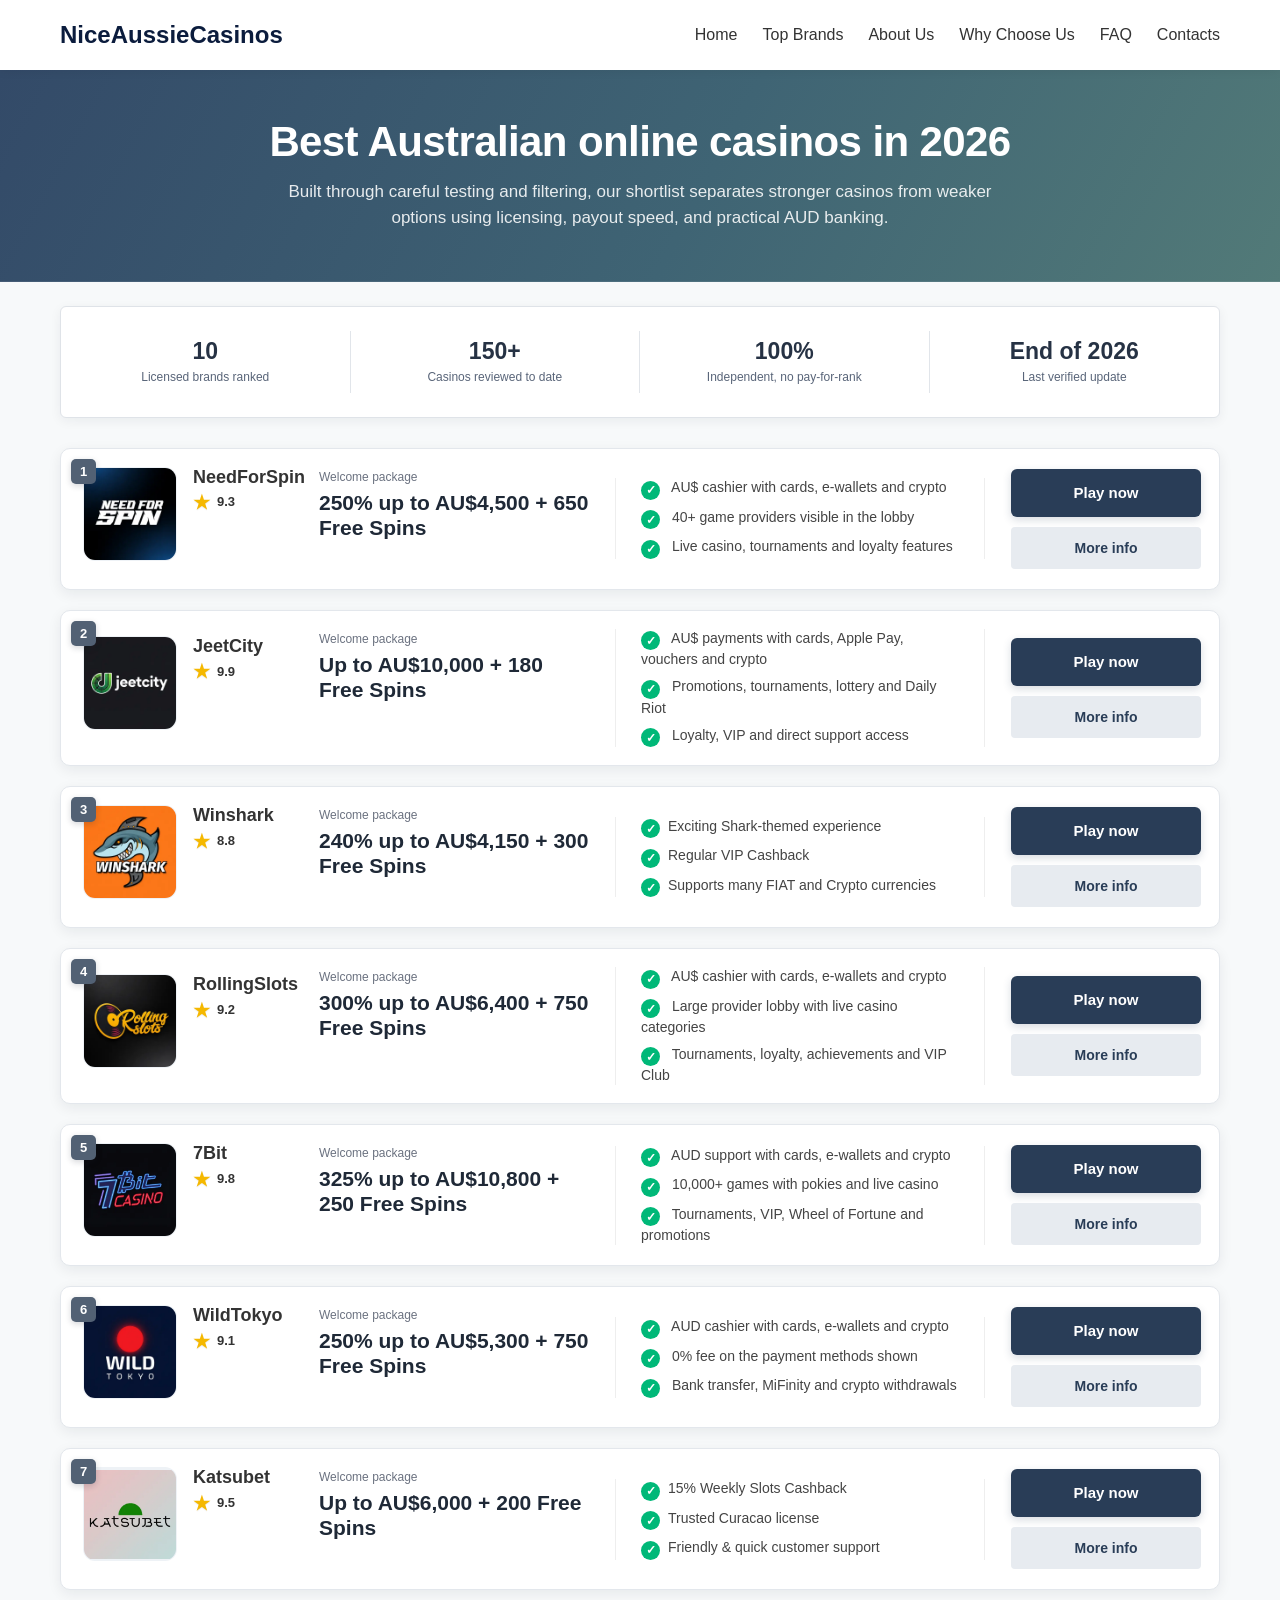
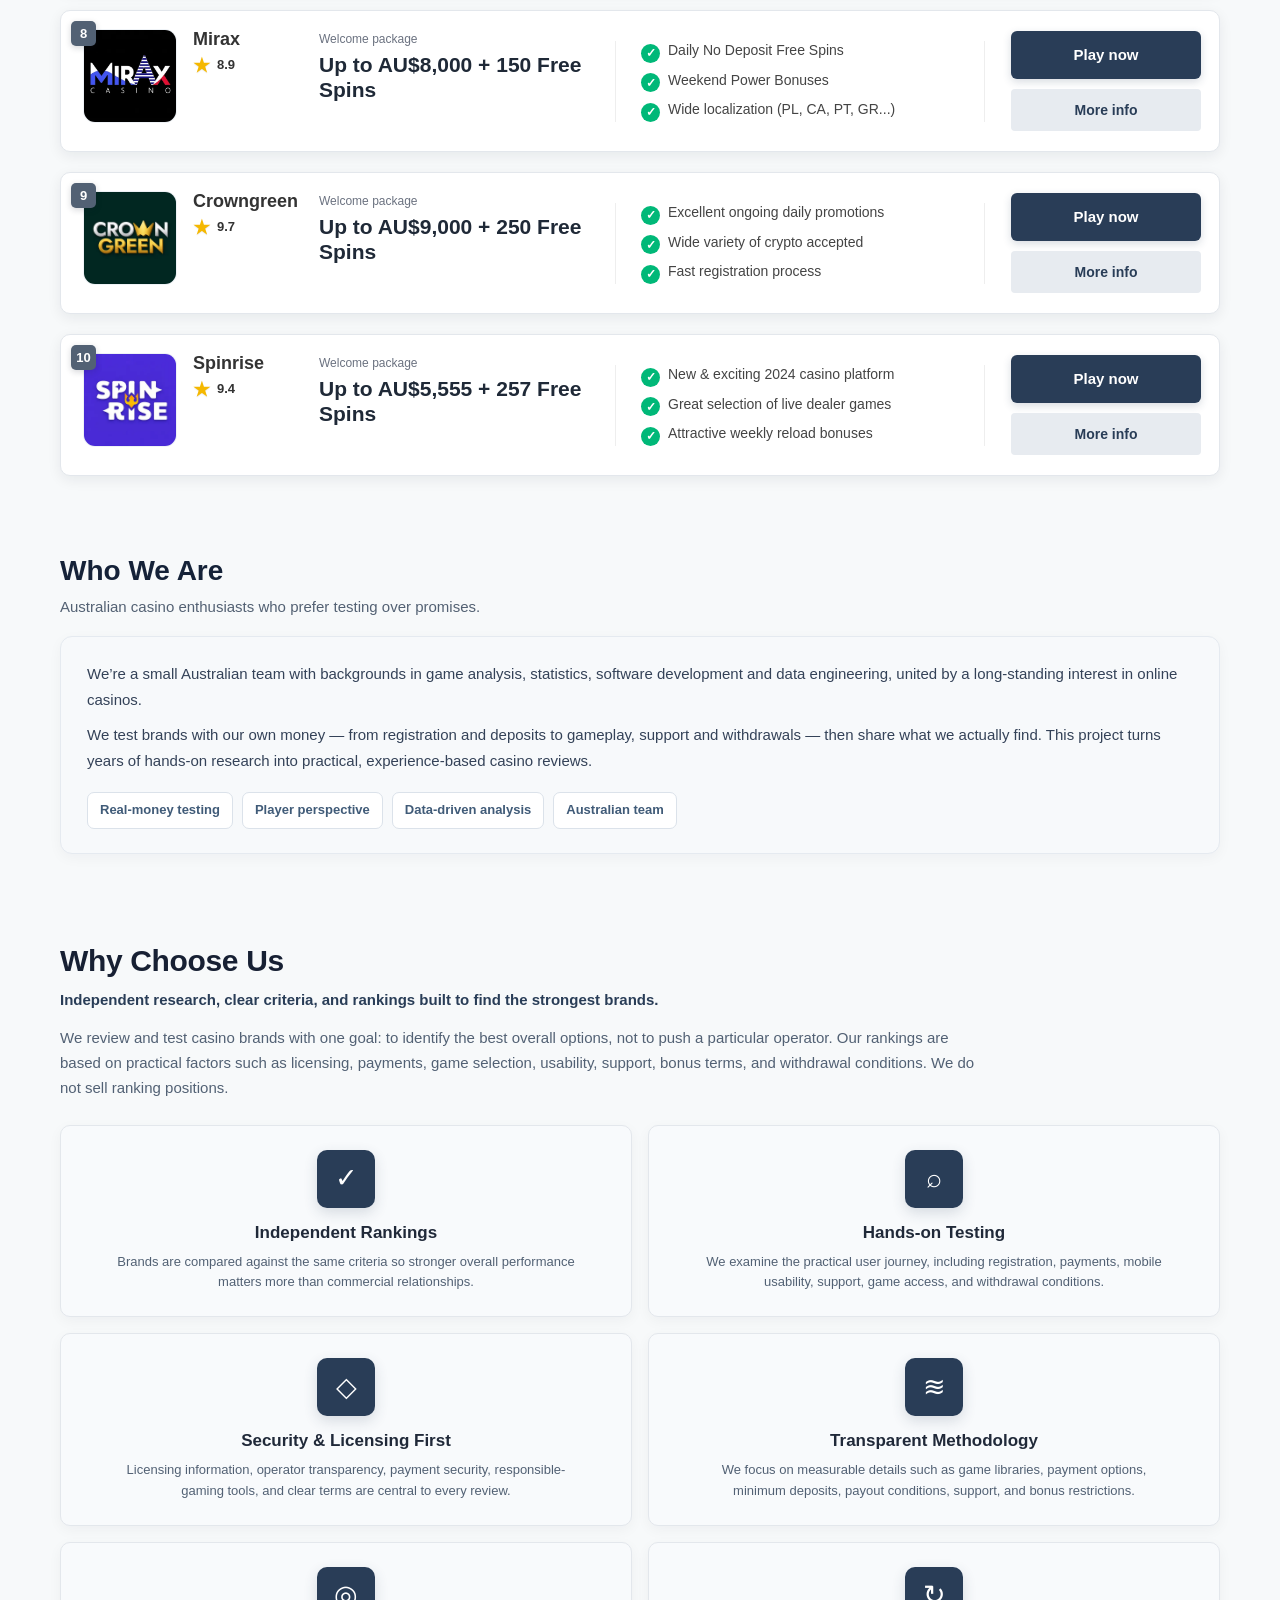
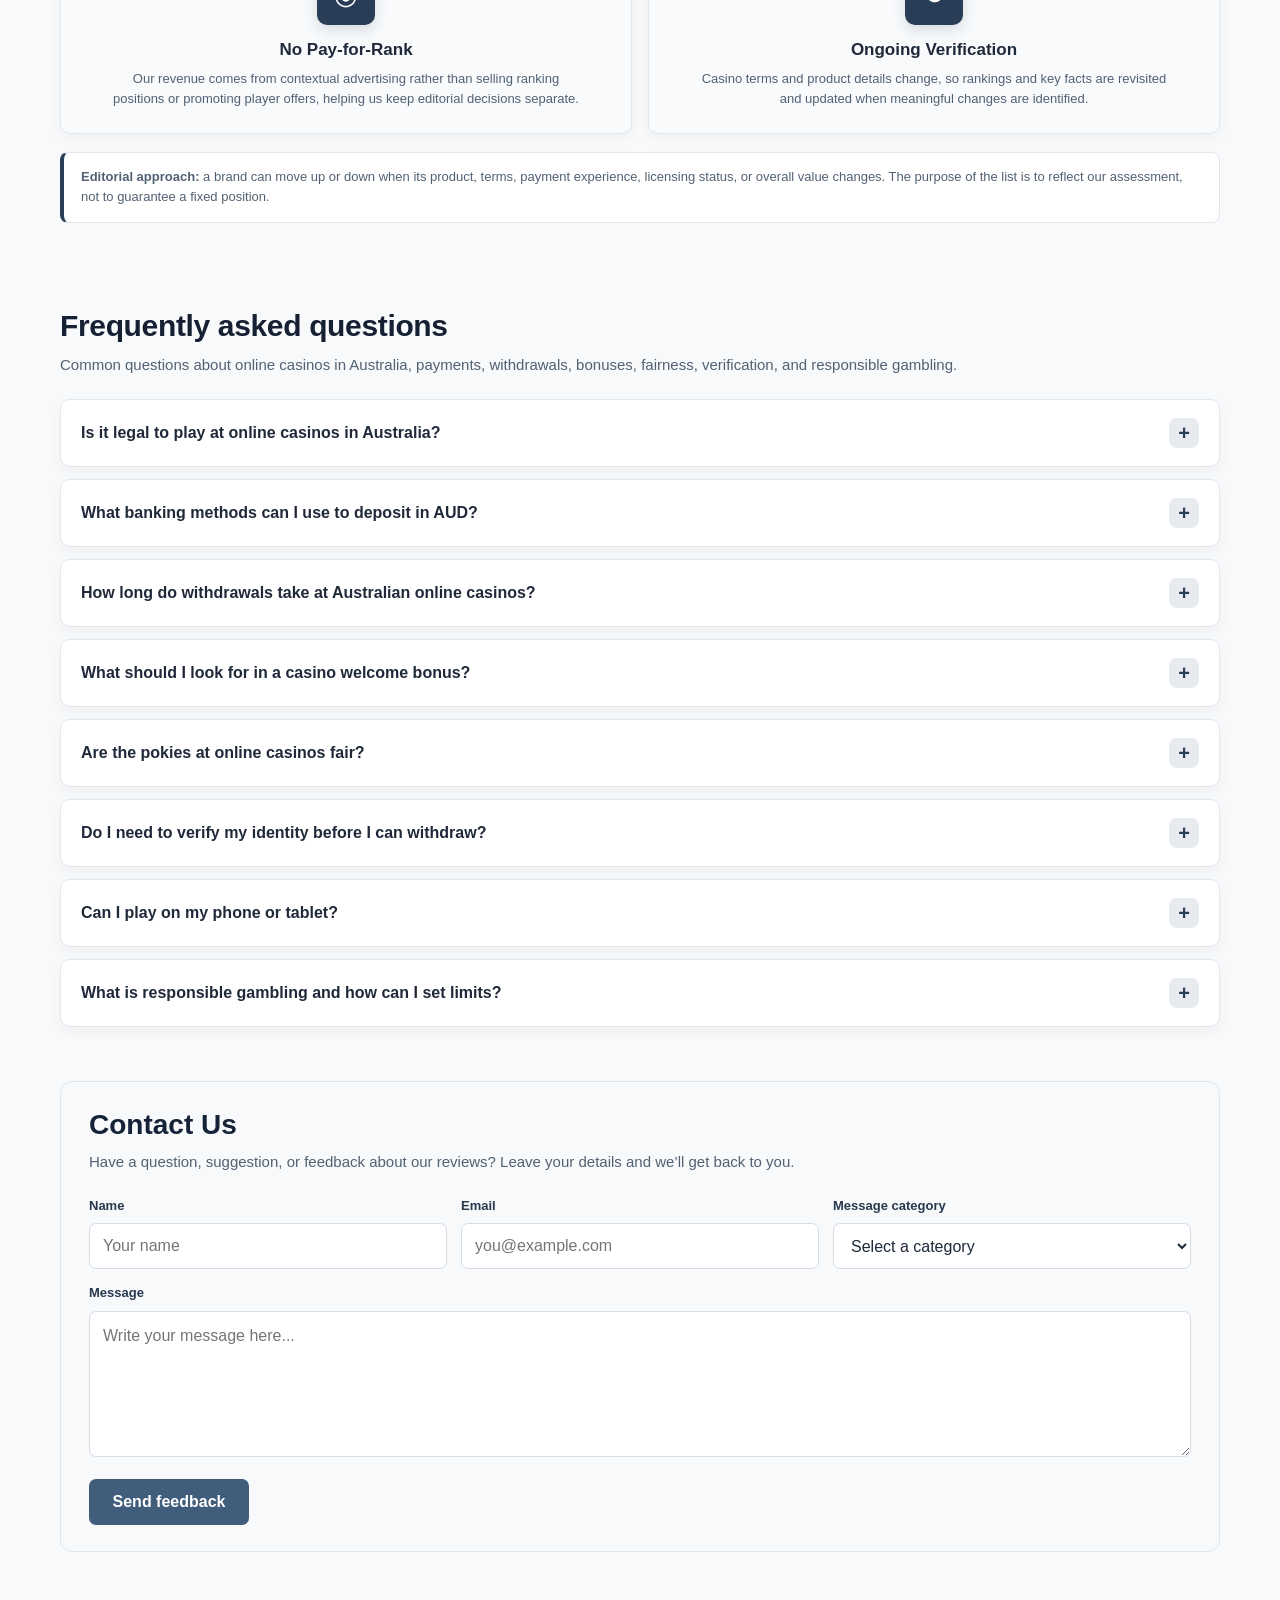
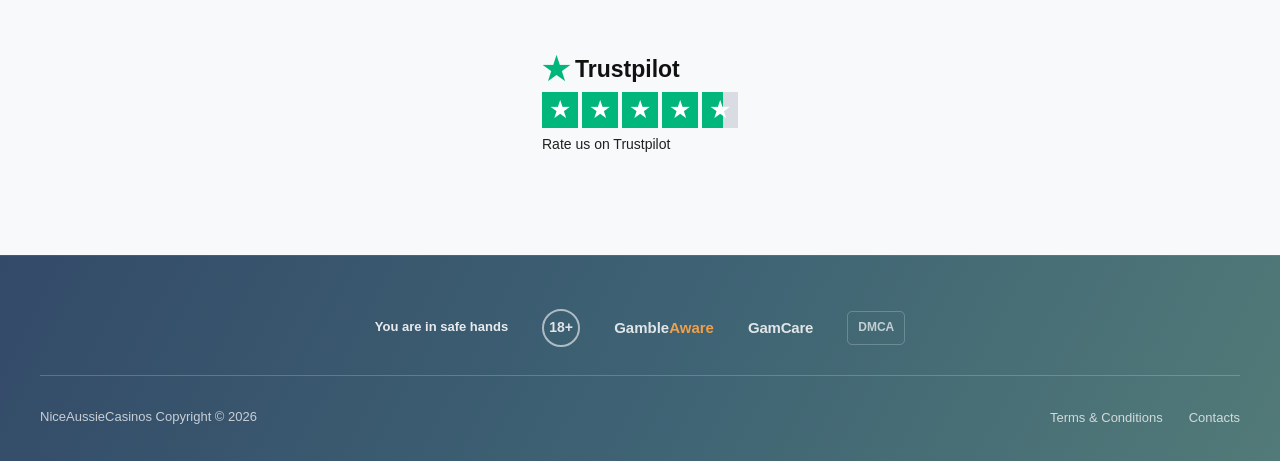
<file: index.html>
<!DOCTYPE html>

<html lang="en">
<head>
<meta charset="utf-8"/>
<meta content="width=device-width, initial-scale=1.0" name="viewport"/>
<meta name="trustpilot-one-time-domain-verification-id" content="c7b04e88-e1b8-4d8d-a90f-387dcadaf4ac"/>
<title>Top 10 Best Casino Brands 2024 | Trusted Reviews</title>
<link href="css/style.css" rel="stylesheet"/>
<style>
        /* Expandable details for the first casino card */
        .brand-card.top-choice {
            align-items: stretch;
        }

        .brand-actions.first-card-actions {
            display: flex;
            flex-direction: column;
            gap: 10px;
            min-width: 168px;
        }

        .brand-actions.first-card-actions .btn {
            margin: 0;
            text-align: center;
        }

        .details-toggle-btn {
            width: 100%;
            min-height: 38px;
            border: 0;
            border-radius: 4px;
            background: #e7f7f3;
            color: #0cad78;
            font-family: inherit;
            font-size: 14px;
            font-weight: 700;
            cursor: pointer;
            transition: background .2s ease, color .2s ease;
        }

        .details-toggle-btn:hover {
            background: #d8f2eb;
            color: #088d63;
        }

        .brand-details-panel {
            flex-basis: 100%;
            width: 100%;
            margin-top: 18px;
            padding: 14px 0 0;
            border-top: 1px solid #e5e7eb;
            display: none;
            animation: fadeIn .25s ease-in-out;
        }

        .brand-details-panel.open { display: block; }

        .quick-review-grid {
            display: grid;
            grid-template-columns: 1.05fr 1fr 1fr;
            gap: 14px;
        }

        .quick-review-box {
            background: #fff;
            border: 1px solid #dfe3e8;
            border-radius: 3px;
            padding: 16px;
            box-shadow: 0 2px 8px rgba(20, 28, 45, .06);
        }

        .quick-review-box h3 {
            margin: 0 0 14px;
            font-size: 16px;
            color: #202939;
        }

        .quick-review-box h3.section-gap {
            margin-top: 24px;
        }

        .review-points {
            list-style: none;
            padding: 0;
            margin: 0;
        }

        .review-points li {
            display: grid;
            grid-template-columns: 16px 1fr;
            gap: 8px;
            align-items: start;
            margin-bottom: 10px;
            color: #465267;
            font-size: 13px;
            line-height: 1.45;
        }

        .point-icon {
            width: 15px;
            height: 15px;
            border-radius: 50%;
            display: inline-flex;
            align-items: center;
            justify-content: center;
            color: #fff;
            font-size: 10px;
            font-weight: 700;
            margin-top: 2px;
        }

        .point-icon.good { background: #0dbb72; }
        .point-icon.bad { background: #ef2d2d; }

        .detail-list {
            margin: 0;
        }

        .detail-row {
            display: flex;
            justify-content: space-between;
            gap: 18px;
            padding: 0 0 10px;
            font-size: 13px;
            color: #465267;
        }

        .detail-row dt,
        .detail-row dd { margin: 0; }

        .detail-row dd {
            max-width: 58%;
            color: #1f2937;
            font-weight: 700;
            text-align: right;
        }

        .detail-separator {
            height: 1px;
            background: #e6e9ee;
            margin: 3px 0 13px;
        }

        .detail-row.detail-offer dd {
            color: #00a96b;
        }

        .mini-label {
            margin: 0 0 10px;
            font-size: 15px;
            color: #202939;
            font-weight: 700;
        }

        .logo-grid {
            display: grid;
            grid-template-columns: repeat(4, minmax(0, 1fr));
            gap: 7px;
            margin-bottom: 16px;
        }

        .logo-chip {
            min-height: 34px;
            border: 1px solid #dfe3e8;
            border-radius: 4px;
            background: #fff;
            display: flex;
            align-items: center;
            justify-content: center;
            padding: 4px 6px;
            font-size: 10px;
            font-weight: 700;
            color: #384152;
            text-align: center;
            box-shadow: 0 1px 3px rgba(20, 28, 45, .04);
        }

        .logo-chip.more {
            color: #0cad78;
        }

        .brand-actions.first-card-actions .btn-primary {
            min-height: 38px;
            display: flex;
            align-items: center;
            justify-content: center;
        }

        @keyframes fadeIn {
            from { opacity: 0; transform: translateY(-4px); }
            to { opacity: 1; transform: translateY(0); }
        }

        @media (max-width: 900px) {
            .quick-review-grid { grid-template-columns: 1fr; }
            .brand-actions.first-card-actions { min-width: 150px; }
        }


        /* First casino card — compact horizontal layout inspired by the reference */
        .brand-card.top-choice.first-featured-card {
            position: relative;
            display: grid;
            grid-template-columns: 210px minmax(270px, .9fr) minmax(330px, 1.35fr) 190px;
            align-items: center;
            column-gap: 26px;
            row-gap: 0;
            padding: 18px 18px 18px 22px;
        }

        .first-featured-card .brand-badge {
            display: none;
        }

        .first-featured-card .brand-rank {
            position: absolute;
            top: 10px;
            left: 10px;
            width: 25px;
            height: 25px;
            min-width: 25px;
            padding: 0;
            border-radius: 5px;
            display: flex;
            align-items: center;
            justify-content: center;
            background: #263244;
            color: #ffffff;
            box-shadow: 0 2px 6px rgba(20, 30, 45, .18);
            font-size: 13px;
            font-weight: 800;
            line-height: 1;
            z-index: 4;
        }

        .first-featured-card .first-brand-identity {
            display: grid;
            grid-template-columns: 94px 1fr;
            grid-template-rows: auto auto;
            align-items: center;
            column-gap: 16px;
            min-width: 0;
        }

        .first-featured-card .brand-icon {
            grid-row: 1 / span 2;
            width: 94px;
            height: 94px;
            min-width: 94px;
            border-radius: 12px;
            overflow: hidden;
            display: flex;
            align-items: center;
            justify-content: center;
        }

        .first-featured-card .brand-icon img {
            width: 100%;
            height: 100%;
            object-fit: contain;
        }

        .first-featured-card .brand-name-rating {
            align-self: end;
            min-width: 0;
        }

        .first-featured-card .brand-name-rating h2 {
            margin: 0 0 5px;
            font-size: 18px;
            line-height: 1.15;
        }

        .first-featured-card .inline-rating {
            display: flex;
            align-items: center;
            gap: 7px;
            font-size: 13px;
            font-weight: 700;
        }

        .first-featured-card .inline-rating .star-one {
            color: #f5b800;
            font-size: 19px;
            line-height: 1;
            text-shadow: 0 1px 1px rgba(0, 0, 0, .08);
        }

        .first-featured-card .feature-check {
            width: 19px;
            height: 19px;
            min-width: 19px;
            border-radius: 50%;
            display: inline-flex;
            align-items: center;
            justify-content: center;
            margin-right: 8px;
            background: #00b878;
            color: #fff;
            font-size: 12px;
            font-weight: 800;
            line-height: 1;
            vertical-align: -2px;
        }

        .quick-review-box .heading-emoji {
            display: inline-block;
            margin-right: 5px;
            font-size: 17px;
            line-height: 1;
            vertical-align: -1px;
        }

        .first-featured-card .first-card-bonus {
            align-self: start;
            text-align: left;
            padding-top: 1px;
        }

        .first-featured-card .first-card-bonus .bonus-label {
            display: block;
            margin-bottom: 4px;
            font-size: 12px;
            opacity: .8;
        }

        .first-featured-card .first-card-bonus .bonus-highlight {
            display: block;
            font-size: 21px;
            font-weight: 800;
            line-height: 1.18;
        }

        .first-featured-card .brand-features {
            width: 100%;
            margin: 0;
            justify-self: stretch;
        }

        .first-featured-card .brand-features ul {
            margin: 0;
            padding: 0;
        }

        .first-featured-card .brand-features li {
            margin: 0 0 8px;
            line-height: 1.35;
        }

        .first-featured-card .brand-features li:last-child {
            margin-bottom: 0;
        }

        .first-featured-card .brand-rating {
            display: none;
        }

        .first-featured-card .brand-actions.first-card-actions {
            min-width: 0;
            width: 100%;
            align-self: center;
            justify-self: end;
            justify-content: center;
            gap: 10px;
        }

        .first-featured-card .brand-actions.first-card-actions .btn,
        .first-featured-card .details-toggle-btn {
            width: 100%;
            min-height: 44px;
            box-sizing: border-box;
            display: flex;
            align-items: center;
            justify-content: center;
            margin: 0;
            text-align: center;
        }

        .first-featured-card .details-toggle-btn {
            min-height: 42px;
        }

        .first-featured-card .brand-details-panel {
            grid-column: 1 / -1;
        }

        @media (max-width: 1050px) {
            .brand-card.top-choice.first-featured-card {
                grid-template-columns: 180px 1fr 170px;
                row-gap: 16px;
            }
            .first-featured-card .first-card-bonus {
                grid-column: 2;
            }
            .first-featured-card .brand-features {
                grid-column: 2;
            }
            .first-featured-card .brand-actions.first-card-actions {
                grid-column: 3;
                grid-row: 1 / span 2;
            }
        }

        @media (max-width: 760px) {
            .brand-card.top-choice.first-featured-card {
                display: flex;
                flex-direction: column;
                align-items: stretch;
                gap: 14px;
                padding: 18px;
            }
            .first-featured-card .first-brand-identity {
                grid-template-columns: 86px 1fr;
            }
            .first-featured-card .brand-icon {
                width: 86px;
                height: 86px;
                min-width: 86px;
            }
            .first-featured-card .first-card-bonus {
                text-align: left;
                padding: 0;
            }
            .first-featured-card .brand-actions.first-card-actions {
                width: 100%;
            }
        }

    </style>
<style>
        /* Logo cell refinements */
        .casino-logo-box, .brand-icon, .listing-logo, .brand-logo-image { border-style: solid !important; border-color: transparent !important; }
        .casino-logo-box img, .brand-icon img, .listing-logo img, .brand-logo-image img { width:100% !important; height:100% !important; display:block; object-fit:cover; }
</style>
<style>
/* MoonWin logo: force full placeholder coverage */
.first-featured-card .brand-icon img[alt="MoonWin logo"] {
    width: 100% !important;
    height: 100% !important;
    object-fit: cover !important;
    object-position: center center !important;
    transform: scale(1.04);
}
</style>
<style>
/* Ranking badges 1–10: lighter slate background for stronger logo contrast */
.first-featured-card .brand-rank {
    background: #526174 !important;
    color: #ffffff !important;
    box-shadow: 0 2px 6px rgba(20, 30, 45, .18);
}
</style>
<style>
/* Softer casino cards: neutral outline, subtle depth, less visual noise */
.brand-card.top-choice.first-featured-card {
    border: 1px solid #e3e7ec !important;
    border-radius: 10px !important;
    background: #ffffff !important;
    box-shadow: 0 4px 14px rgba(20, 28, 45, 0.07) !important;
    overflow: hidden;
}

/* Keep cards visually separated without the strong green outline */
.brand-card.top-choice.first-featured-card:hover {
    border-color: #d5dbe2 !important;
    box-shadow: 0 6px 18px rgba(20, 28, 45, 0.09) !important;
}

/* Welcome bonus: dark neutral text instead of bright green */
.first-featured-card .first-card-bonus .bonus-highlight {
    color: #1f2937 !important;
}

/* Slightly softer label above the bonus */
.first-featured-card .first-card-bonus .bonus-label {
    color: #6b7280 !important;
    opacity: 1 !important;
}
</style>
<style>
/* 2026 visual refresh: calmer green CTAs + distinct editorial hero */
:root { --banner-dark:#293d57; --banner-dark-hover:#213249; --banner-soft:#e7ebf0; --banner-soft-hover:#dbe1e8; }
.first-featured-card .brand-actions.first-card-actions .btn-primary { background:var(--banner-dark)!important; border-color:var(--banner-dark)!important; color:#fff!important; box-shadow:0 3px 9px rgba(41,61,87,.18)!important; }
.first-featured-card .brand-actions.first-card-actions .btn-primary:hover { background:var(--banner-dark-hover)!important; border-color:var(--banner-dark-hover)!important; }
.first-featured-card .details-toggle-btn { background:var(--banner-soft)!important; color:var(--banner-dark)!important; }
.first-featured-card .details-toggle-btn:hover { background:var(--banner-soft-hover)!important; color:var(--banner-dark-hover)!important; }
.hero-section.home-hero-refresh { margin:0 calc(50% - 50vw) 38px; padding:48px max(24px, calc((100vw - 1160px)/2)) 50px; border-radius:0; color:#fff; background:linear-gradient(118deg,#334a68 0%,#3f6474 55%,#527a78 100%); box-shadow:inset 0 -1px 0 rgba(255,255,255,.08); }
.hero-section.home-hero-refresh h1 { margin:0 auto 14px; color:#fff!important; font-size:42px; line-height:1.12; letter-spacing:-.6px; }
.hero-section.home-hero-refresh p { max-width:760px; margin:0 auto; color:rgba(255,255,255,.88)!important; font-size:17px; line-height:1.55; }
@media(max-width:760px){ .hero-section.home-hero-refresh{padding-top:36px;padding-bottom:38px;margin-bottom:26px}.hero-section.home-hero-refresh h1{font-size:31px}.hero-section.home-hero-refresh p{font-size:15px} }
</style>
<style>
.trust-stats-strip{display:grid;grid-template-columns:repeat(4,1fr);margin:-14px 0 30px;background:#fff;border:1px solid #dfe3e8;border-radius:6px;box-shadow:0 3px 12px rgba(20,28,45,.06);padding:24px 0;}
.trust-stat{display:flex;flex-direction:column;align-items:center;justify-content:center;text-align:center;padding:0 22px;min-height:62px;border-right:1px solid #e1e5ea;}
.trust-stat:last-child{border-right:0}.trust-stat strong{font-size:23px;line-height:1.15;color:#263244;font-weight:800;margin-bottom:5px}.trust-stat span{font-size:12px;color:#596579;line-height:1.3}
@media(max-width:760px){.trust-stats-strip{grid-template-columns:1fr 1fr;padding:10px 0;margin-top:-6px}.trust-stat{padding:16px 10px;border-bottom:1px solid #e1e5ea}.trust-stat:nth-child(2){border-right:0}.trust-stat:nth-child(3),.trust-stat:nth-child(4){border-bottom:0}.trust-stat strong{font-size:20px}}
</style>
<style>
/* Why choose us / editorial trust section */
.why-choose-section {
    margin: 44px 0 10px;
    padding: 34px 0 4px;
}

.why-choose-heading {
    margin: 0 0 10px;
    color: #172033;
    font-size: 30px;
    line-height: 1.15;
    letter-spacing: -0.35px;
}

.why-choose-kicker {
    margin: 0 0 14px;
    color: #293d57;
    font-size: 15px;
    font-weight: 700;
}

.why-choose-intro {
    max-width: 920px;
    margin: 0 0 24px;
    color: #526174;
    font-size: 15px;
    line-height: 1.65;
}

.why-choose-grid {
    display: grid;
    grid-template-columns: repeat(2, minmax(0, 1fr));
    gap: 16px;
}

.why-choose-card {
    position: relative;
    min-height: 168px;
    padding: 24px 26px;
    border: 1px solid #e3e7ec;
    border-radius: 10px;
    background: #f8fafc;
    box-shadow: 0 4px 14px rgba(20, 28, 45, .045);
    text-align: center;
    transition:
        transform .22s ease,
        box-shadow .22s ease,
        border-color .22s ease,
        background .22s ease;
}

.why-choose-card:hover {
    transform: translateY(-4px);
    border-color: #b9c5d2;
    background: #ffffff;
    box-shadow: 0 10px 24px rgba(41, 61, 87, .12);
}

.why-choose-icon {
    width: 58px;
    height: 58px;
    margin: 0 auto 14px;
    border-radius: 10px;
    display: flex;
    align-items: center;
    justify-content: center;
    background: #293d57;
    color: #fff;
    font-size: 27px;
    line-height: 1;
    box-shadow: 0 5px 14px rgba(41, 61, 87, .16);
    transition: transform .22s ease, background .22s ease;
}

.why-choose-card:hover .why-choose-icon {
    transform: scale(1.06);
    background: #334a68;
}

.why-choose-card h3 {
    margin: 0 0 9px;
    color: #202939;
    font-size: 17px;
    line-height: 1.25;
}

.why-choose-card p {
    margin: 0 auto;
    max-width: 480px;
    color: #526174;
    font-size: 13px;
    line-height: 1.55;
}

.why-choose-note {
    margin: 18px 0 0;
    padding: 14px 17px;
    border: 1px solid #e3e7ec;
    border-left: 4px solid #293d57;
    border-radius: 8px;
    background: #fff;
    color: #526174;
    font-size: 13px;
    line-height: 1.55;
}

@media (max-width: 760px) {
    .why-choose-section {
        margin-top: 34px;
        padding-top: 24px;
    }

    .why-choose-heading {
        font-size: 25px;
    }

    .why-choose-grid {
        grid-template-columns: 1fr;
    }

    .why-choose-card {
        min-height: 0;
        padding: 22px 20px;
    }
}
</style>
<style>
/* FAQ section */
.faq-section {
    margin: 48px 0 18px;
    padding: 34px 0 8px;
}

.faq-heading {
    margin: 0 0 10px;
    color: #172033;
    font-size: 30px;
    line-height: 1.15;
    letter-spacing: -0.35px;
}

.faq-intro {
    margin: 0 0 22px;
    color: #526174;
    font-size: 15px;
    line-height: 1.6;
}

.faq-list {
    display: grid;
    gap: 12px;
}

.faq-item {
    border: 1px solid #e3e7ec;
    border-radius: 10px;
    background: #ffffff;
    box-shadow: 0 4px 14px rgba(20, 28, 45, .045);
    overflow: hidden;
    transition: border-color .2s ease, box-shadow .2s ease, transform .2s ease;
}

.faq-item:hover {
    border-color: #b9c5d2;
    box-shadow: 0 8px 20px rgba(41, 61, 87, .09);
}

.faq-question {
    width: 100%;
    border: 0;
    background: transparent;
    color: #202939;
    padding: 18px 20px;
    display: flex;
    align-items: center;
    justify-content: space-between;
    gap: 18px;
    font-family: inherit;
    font-size: 16px;
    font-weight: 800;
    text-align: left;
    cursor: pointer;
}

.faq-question:hover {
    background: #f8fafc;
}

.faq-icon {
    width: 30px;
    height: 30px;
    min-width: 30px;
    border-radius: 8px;
    display: inline-flex;
    align-items: center;
    justify-content: center;
    background: #e7ebf0;
    color: #293d57;
    font-size: 20px;
    font-weight: 700;
    line-height: 1;
    transition: transform .22s ease, background .22s ease;
}

.faq-item.open .faq-icon {
    transform: rotate(45deg);
    background: #dbe1e8;
}

.faq-answer {
    display: none;
    padding: 0 20px 18px;
    color: #526174;
    font-size: 14px;
    line-height: 1.65;
}

.faq-item.open .faq-answer {
    display: block;
    animation: fadeIn .22s ease-in-out;
}

.faq-answer p {
    margin: 0;
}

@media (max-width: 760px) {
    .faq-section {
        margin-top: 36px;
        padding-top: 24px;
    }

    .faq-heading {
        font-size: 25px;
    }

    .faq-question {
        padding: 16px;
        font-size: 15px;
    }

    .faq-answer {
        padding: 0 16px 16px;
        font-size: 13px;
    }
}
</style>
<style>
/* Footer refresh — matched to the hero banner palette */
.site-footer.footer-refresh {
    margin-top: 54px !important;
    padding: 0;
    color: rgba(255,255,255,.78);
    background: linear-gradient(118deg, #334a68 0%, #3f6474 55%, #527a78 100%);
    box-shadow: inset 0 1px 0 rgba(255,255,255,.08);
}

.site-footer.footer-refresh .footer-refresh-inner {
    padding: 54px 0 32px;
}

.site-footer.footer-refresh .footer-divider {
    height: 1px;
    margin-bottom: 28px;
    background: rgba(255,255,255,.20);
}

.site-footer.footer-refresh .footer-bottom-row {
    display: flex;
    align-items: center;
    justify-content: space-between;
    gap: 28px;
}

.site-footer.footer-refresh .footer-copyright {
    margin: 0;
    color: rgba(255,255,255,.72);
    font-size: 13px;
    line-height: 1.5;
}

.site-footer.footer-refresh .footer-legal-links {
    display: flex;
    align-items: center;
    justify-content: flex-end;
    gap: 26px;
    margin: 0;
    padding: 0;
    list-style: none;
}

.site-footer.footer-refresh .footer-legal-links a {
    color: rgba(255,255,255,.74);
    font-size: 13px;
    text-decoration: none;
    transition: color .2s ease, opacity .2s ease;
}

.site-footer.footer-refresh .footer-legal-links a:hover {
    color: #ffffff;
}

@media (max-width: 700px) {
    .site-footer.footer-refresh .footer-refresh-inner {
        padding: 40px 0 28px;
    }

    .site-footer.footer-refresh .footer-bottom-row {
        flex-direction: column;
        align-items: flex-start;
        gap: 18px;
    }

    .site-footer.footer-refresh .footer-legal-links {
        flex-wrap: wrap;
        justify-content: flex-start;
        gap: 14px 22px;
    }
}
</style>
<style>
/* Minimal Trustpilot block — matched to reference */
.trustpilot-strip-section {
    margin: 34px 0 0;
    padding: 34px 0 48px;
    background: transparent;
    text-align: center;
}

.trustpilot-strip-inner {
    display: inline-flex;
    flex-direction: column;
    align-items: flex-start;
    text-align: left;
}

.trustpilot-brand {
    display: flex;
    align-items: center;
    gap: 5px;
    margin-bottom: 7px;
    color: #111111;
    font-size: 23px;
    font-weight: 600;
    line-height: 1;
}

.trustpilot-brand-star {
    color: #00b67a;
    font-size: 31px;
    line-height: 1;
}

.trustpilot-stars-link {
    display: flex;
    align-items: center;
    gap: 4px;
    margin-bottom: 8px;
    text-decoration: none;
}

.trustpilot-star-box {
    position: relative;
    width: 36px;
    height: 36px;
    flex: 0 0 36px;
    background: #00b67a;
    overflow: hidden;
    transition: filter .18s ease, transform .18s ease;
}

.trustpilot-stars-link:hover .trustpilot-star-box {
    filter: brightness(.84);
}

.trustpilot-stars-link:focus-visible {
    outline: 2px solid #293d57;
    outline-offset: 4px;
}

.trustpilot-star-box::before {
    content: "★";
    position: absolute;
    inset: 0;
    display: flex;
    align-items: center;
    justify-content: center;
    color: #ffffff;
    font-size: 25px;
    line-height: 1;
}

.trustpilot-star-box.partial {
    background: linear-gradient(
        to right,
        #00b67a 0%,
        #00b67a 58%,
        #d9dce3 58%,
        #d9dce3 100%
    );
}

.trustpilot-rate-text {
    margin: 0;
    color: #202020;
    font-size: 14px;
    line-height: 1.2;
}

@media (max-width: 700px) {
    .trustpilot-strip-section {
        padding: 28px 0 38px;
    }
}
</style>
<style>
/* Back-to-top floating button */
.back-to-top {
    position: fixed;
    right: 24px;
    bottom: 24px;
    width: 48px;
    height: 48px;
    border: 1px solid #d7dde5;
    border-radius: 6px;
    background: rgba(255,255,255,.96);
    color: #293d57;
    display: flex;
    align-items: center;
    justify-content: center;
    box-shadow: 0 5px 16px rgba(20,28,45,.10);
    cursor: pointer;
    opacity: 0;
    visibility: hidden;
    transform: translateY(8px);
    transition: opacity .2s ease, visibility .2s ease, transform .2s ease, background .2s ease, border-color .2s ease;
    z-index: 1000;
}

.back-to-top.show {
    opacity: 1;
    visibility: visible;
    transform: translateY(0);
}

.back-to-top:hover {
    background: #f3f6f9;
    border-color: #b9c5d2;
}

.back-to-top svg {
    width: 22px;
    height: 22px;
    stroke: currentColor;
}

@media (max-width: 700px) {
    .back-to-top {
        right: 16px;
        bottom: 16px;
        width: 44px;
        height: 44px;
    }
}
</style>
<style>
/* Who We Are */
.about-team-section {
  padding: 18px 20px 12px;
}

.about-team-inner {
  max-width: 1160px;
  margin: 0 auto;
}

.about-team-heading {
  margin-bottom: 18px;
}

.about-team-heading h2 {
  margin: 0 0 7px;
  color: #152238;
  font-size: 28px;
  line-height: 1.2;
  font-weight: 800;
}

.about-team-heading p {
  margin: 0;
  color: #536173;
  font-size: 15px;
  line-height: 1.55;
}

.about-team-card {
  background: #f7f9fb;
  border: 1px solid #e5eaf0;
  border-radius: 12px;
  padding: 24px 26px;
  box-shadow: 0 4px 14px rgba(22, 34, 56, 0.04);
  transition: transform .2s ease, box-shadow .2s ease, border-color .2s ease, background .2s ease;
}

.about-team-card:hover {
  transform: translateY(-2px);
  background: #fafbfc;
  border-color: #ccd6e1;
  box-shadow: 0 9px 24px rgba(22, 34, 56, 0.08);
}

.about-team-card p {
  margin: 0;
  color: #344258;
  font-size: 15px;
  line-height: 1.7;
}

.about-team-card p + p {
  margin-top: 10px;
}

.about-team-tags {
  display: flex;
  flex-wrap: wrap;
  gap: 9px;
  margin-top: 19px;
}

.about-team-tags span {
  display: inline-flex;
  align-items: center;
  min-height: 34px;
  padding: 7px 12px;
  border: 1px solid #dbe2ea;
  border-radius: 7px;
  background: #fff;
  color: #405b78;
  font-size: 13px;
  font-weight: 700;
}

@media (max-width: 700px) {
  .about-team-section {
    padding-left: 16px;
    padding-right: 16px;
  }

  .about-team-heading h2 {
    font-size: 24px;
  }

  .about-team-card {
    padding: 20px;
  }

  .about-team-tags {
    gap: 7px;
  }
}
</style>
<style>
/* Align Who We Are precisely with the Why Choose Us section */
.about-team-section {
  padding-left: 0 !important;
  padding-right: 0 !important;
}

.about-team-inner {
  max-width: none !important;
  width: 100% !important;
  margin: 0 !important;
}

.about-team-heading {
  margin-left: 0 !important;
  margin-right: 0 !important;
}

.about-team-card {
  width: 100% !important;
  box-sizing: border-box !important;
  margin-left: 0 !important;
  margin-right: 0 !important;
}

@media (max-width: 700px) {
  .about-team-section {
    padding-left: 0 !important;
    padding-right: 0 !important;
  }
}
</style>
<style>
/* Precise in-page navigation offsets */
html {
  scroll-behavior: smooth;
}

#home,
#top-brands,
#about-us,
#why-choose-us,
#faq,
#trustpilot {
  scroll-margin-top: 88px;
}

#top-brands {
  scroll-margin-top: 104px;
}

@media (max-width: 760px) {
  #home,
  #top-brands,
  #about-us,
  #why-choose-us,
  #faq,
  #trustpilot {
    scroll-margin-top: 76px;
  }

  #top-brands {
    scroll-margin-top: 88px;
  }
}
</style>
<style>
.contact-index-section{scroll-margin-top:88px;padding:28px 0 34px}
.contact-index-inner{width:100%;box-sizing:border-box;padding:26px 28px;border:1px solid #e0e6ed;border-radius:12px;background:#f7f9fb;transition:border-color .2s ease,box-shadow .2s ease}
.contact-index-inner:hover{border-color:#ccd6e1;box-shadow:0 8px 22px rgba(22,34,56,.06)}
.contact-index-copy h2{margin:0 0 8px;color:#152238;font-size:28px;line-height:1.2;font-weight:800}
.contact-index-copy p{max-width:760px;margin:0 0 22px;color:#536173;font-size:15px;line-height:1.6}
.contact-index-fields{display:grid;grid-template-columns:minmax(0,1fr) minmax(0,1.25fr) auto;gap:14px;align-items:end}
.contact-index-field{min-width:0}
.contact-index-field label{display:block;margin-bottom:7px;color:#27384d;font-size:13px;font-weight:700}
.contact-index-field input{width:100%;height:46px;box-sizing:border-box;padding:0 13px;border:1px solid #d5dde6;border-radius:7px;outline:none;background:#fff;color:#1d2939;font:inherit;transition:border-color .18s ease,box-shadow .18s ease}
.contact-index-field input:focus{border-color:#405d7b;box-shadow:0 0 0 3px rgba(64,93,123,.12)}
.contact-index-submit{min-width:160px;height:46px;padding:0 20px;border:0;border-radius:7px;background:#405d7b;color:#fff;font:inherit;font-weight:700;cursor:pointer;transition:background .18s ease,box-shadow .18s ease}
.contact-index-submit:hover{background:#344e69;box-shadow:0 5px 14px rgba(34,54,75,.16)}
.contact-index-message{display:none;margin:16px 0 0;padding:11px 13px;border-radius:7px;font-size:14px;line-height:1.45}
.contact-index-message.is-success{display:block;background:#edf6f2;border:1px solid #cfe5db;color:#245c45}
.contact-index-message.is-error{display:block;background:#fff4f2;border:1px solid #efd7d2;color:#8a3d32}
@media(max-width:760px){.contact-index-section{scroll-margin-top:76px;padding-top:22px}.contact-index-inner{padding:21px 18px}.contact-index-copy h2{font-size:24px}.contact-index-fields{grid-template-columns:1fr}.contact-index-submit{width:100%}}
</style>
<style>
/* Compact contact form aligned with FAQ width */
.contact-index-inner{
  max-width:1160px;
  margin:0 auto;
}

.contact-index-form{
  max-width:1160px;
}

.contact-index-toprow{
  display:grid;
  grid-template-columns:repeat(2,minmax(0,1fr));
  gap:14px;
  max-width:820px;
}

.contact-index-message-field{
  max-width:820px;
  margin-top:14px;
}

.contact-index-field textarea{
  width:100%;
  min-height:120px;
  box-sizing:border-box;
  padding:12px 13px;
  border:1px solid #d5dde6;
  border-radius:7px;
  outline:none;
  resize:vertical;
  background:#fff;
  color:#1d2939;
  font:inherit;
  line-height:1.5;
  transition:border-color .18s ease,box-shadow .18s ease;
}

.contact-index-field textarea:focus{
  border-color:#405d7b;
  box-shadow:0 0 0 3px rgba(64,93,123,.12);
}

.contact-index-actions{
  max-width:820px;
  margin-top:14px;
  display:flex;
  justify-content:flex-start;
}

.contact-index-submit{
  min-width:160px;
}

@media(max-width:760px){
  .contact-index-toprow{
    grid-template-columns:1fr;
    max-width:none;
  }

  .contact-index-message-field,
  .contact-index-actions{
    max-width:none;
  }
}
</style>
<style>
/* Contact form: Name + Email + Category, then full-width message */
.contact-index-form{
  max-width:none;
  width:100%;
}

.contact-index-toprow{
  display:grid;
  grid-template-columns:repeat(3,minmax(0,1fr));
  gap:14px;
  max-width:none;
  width:100%;
}

.contact-index-field select{
  width:100%;
  height:46px;
  box-sizing:border-box;
  padding:0 38px 0 13px;
  border:1px solid #d5dde6;
  border-radius:7px;
  outline:none;
  background:#fff;
  color:#1d2939;
  font:inherit;
  cursor:pointer;
  transition:border-color .18s ease,box-shadow .18s ease;
}

.contact-index-field select:focus{
  border-color:#405d7b;
  box-shadow:0 0 0 3px rgba(64,93,123,.12);
}

.contact-index-message-field{
  max-width:none;
  width:100%;
  margin-top:14px;
}

.contact-index-field textarea{
  width:100%;
  min-height:145px;
}

.contact-index-actions{
  max-width:none;
  width:100%;
  margin-top:14px;
}

@media(max-width:900px){
  .contact-index-toprow{
    grid-template-columns:1fr 1fr;
  }
  .contact-index-toprow .contact-index-field:last-child{
    grid-column:1 / -1;
  }
}

@media(max-width:620px){
  .contact-index-toprow{
    grid-template-columns:1fr;
  }
  .contact-index-toprow .contact-index-field:last-child{
    grid-column:auto;
  }
}
</style>
<style>
/* Footer responsible-play / trust resources row */
.footer-trust-row {
    display: flex;
    align-items: center;
    justify-content: center;
    flex-wrap: wrap;
    gap: 34px;
    padding: 0 0 28px;
    color: rgba(255,255,255,.88);
}

.footer-trust-intro {
    font-size: 13px;
    font-weight: 700;
    white-space: nowrap;
}

.footer-trust-badge {
    display: inline-flex;
    align-items: center;
    justify-content: center;
    min-height: 34px;
    color: rgba(255,255,255,.84);
    text-decoration: none;
    font-size: 15px;
    font-weight: 700;
    transition: color .18s ease, opacity .18s ease;
}

.footer-trust-badge:hover {
    color: #fff;
}

.footer-trust-age {
    width: 38px;
    height: 38px;
    min-width: 38px;
    border: 2px solid rgba(255,255,255,.58);
    border-radius: 50%;
    font-size: 14px;
    font-weight: 800;
}

.footer-trust-gambleaware .aware {
    color: #f0a04b;
}

.footer-trust-gamcare {
    letter-spacing: -.2px;
}

.footer-trust-dmca {
    padding: 6px 10px;
    border: 1px solid rgba(255,255,255,.22);
    border-radius: 5px;
    font-size: 12px;
    font-weight: 700;
    color: rgba(255,255,255,.68);
}

@media (max-width: 760px) {
    .footer-trust-row {
        gap: 18px 24px;
        padding-bottom: 24px;
    }

    .footer-trust-intro {
        width: 100%;
        text-align: center;
    }
}
</style>
<style>
/* JeetCity dropdown visual refresh — prototype for the other brands */
.jeetcity-refreshed-panel .review-heading-icon{
    width:22px;
    height:22px;
    min-width:22px;
    margin-right:7px;
    border-radius:7px;
    display:inline-flex;
    align-items:center;
    justify-content:center;
    vertical-align:-3px;
    background:#e7ebf0;
    color:#293d57;
    font-size:13px;
    font-weight:900;
}
.jeetcity-refreshed-panel .review-heading-icon-bad{
    background:#eef1f5;
    color:#526174;
}
.jeetcity-refreshed-panel .point-icon.good{
    background:#405d7b;
}
.jeetcity-refreshed-panel .point-icon.bad{
    background:#7a8796;
}
.jeetcity-refreshed-panel .visual-logo-grid{
    gap:8px;
}
.jeetcity-refreshed-panel .visual-logo-chip{
    height:38px;
    padding:2px 5px;
    overflow:hidden;
    background:#fff;
}
.jeetcity-refreshed-panel .visual-logo-chip img{
    width:100%;
    height:100%;
    object-fit:contain;
    display:block;
}
.jeetcity-refreshed-panel .testing-notes{
    margin-top:20px;
    padding:15px 16px;
    border:1px solid #e1e6ec;
    border-radius:8px;
    background:#f7f9fb;
}
.jeetcity-refreshed-panel .testing-notes-title{
    display:flex;
    align-items:center;
    gap:8px;
    margin-bottom:8px;
    color:#202939;
    font-size:14px;
    font-weight:800;
}
.jeetcity-refreshed-panel .testing-notes-mark{
    width:20px;
    height:20px;
    border-radius:50%;
    display:inline-flex;
    align-items:center;
    justify-content:center;
    background:#293d57;
    color:#fff;
    font-size:12px;
    font-weight:800;
}
.jeetcity-refreshed-panel .testing-notes p{
    margin:0;
    color:#526174;
    font-size:12.5px;
    line-height:1.55;
}
@media(max-width:900px){
    .jeetcity-refreshed-panel .testing-notes{
        margin-top:16px;
    }
}
</style>
<style>
/* JeetCity only: slightly larger labels inside payment/provider tiles.
   Cell dimensions and layout remain unchanged. */
#jeetcity-panel .visual-logo-chip img {
    transform: scale(1.12);
    transform-origin: center;
}

/* Keep the existing size of the +N cells, only adapt their palette
   to the site's muted blue styling. */
#jeetcity-panel .logo-chip.more {
    color: #405d7b !important;
    background: #f3f6f9 !important;
    border-color: #d9e0e7 !important;
}
</style>
<style>
/* NeedForSpin dropdown only — mirrors the refreshed JeetCity structure */
#needforspin-panel .visual-logo-chip img {
    transform: scale(1.08);
    transform-origin: center;
}
#needforspin-panel .logo-chip.more {
    color: #405d7b !important;
    background: #f3f6f9 !important;
    border-color: #d9e0e7 !important;
}
</style><style>
/* JeetCity AU refresh only */
#jeetcity-panel .visual-logo-chip img {
    transform: scale(1.08);
    transform-origin: center;
}
#jeetcity-panel .logo-chip.more {
    color: #405d7b !important;
    background: #f3f6f9 !important;
    border-color: #d9e0e7 !important;
}
</style><style>
/* Winshark AU refresh only */
#winshark-panel .logo-chip.more {
    color: #405d7b !important;
    background: #f3f6f9 !important;
    border-color: #d9e0e7 !important;
}
</style><style>
/* RollingSlots AU refresh only */
#rollingslots-panel .visual-logo-chip img {
    transform: scale(1.08);
    transform-origin: center;
}
#rollingslots-panel .logo-chip.more {
    color: #405d7b !important;
    background: #f3f6f9 !important;
    border-color: #d9e0e7 !important;
}
</style><style>
/* 7Bit AU refresh only */
#sevenbit-panel .visual-logo-chip img {
    transform: scale(1.08);
    transform-origin: center;
}
#sevenbit-panel .logo-chip.more {
    color: #405d7b !important;
    background: #f3f6f9 !important;
    border-color: #d9e0e7 !important;
}
</style><style>
/* WildTokyo AU refresh only */
#wildtokyo-panel .visual-logo-chip img {
    transform: scale(1.08);
    transform-origin: center;
}
#wildtokyo-panel .logo-chip.more {
    color: #405d7b !important;
    background: #f3f6f9 !important;
    border-color: #d9e0e7 !important;
}
</style><style>
/* Katsubet AU refresh only */
#katsubet-panel .visual-logo-chip img {
    transform: scale(1.08);
    transform-origin: center;
}
#katsubet-panel .logo-chip.more {
    color: #405d7b !important;
    background: #f3f6f9 !important;
    border-color: #d9e0e7 !important;
}
</style><style>
/* Mirax AU refresh only */
#mirax-panel .visual-logo-chip img {
    transform: scale(1.08);
    transform-origin: center;
}
#mirax-panel .logo-chip.more {
    color: #405d7b !important;
    background: #f3f6f9 !important;
    border-color: #d9e0e7 !important;
}
</style><style>
/* CrownGreen AU refresh only */
#crowngreen-panel .visual-logo-chip img {
    transform: scale(1.08);
    transform-origin: center;
}
#crowngreen-panel .logo-chip.more {
    color: #405d7b !important;
    background: #f3f6f9 !important;
    border-color: #d9e0e7 !important;
}
</style><style>
/* Spinrise AU refresh only */
#spinrise-panel .visual-logo-chip img {
    transform: scale(1.08);
    transform-origin: center;
}
#spinrise-panel .logo-chip.more {
    color: #405d7b !important;
    background: #f3f6f9 !important;
    border-color: #d9e0e7 !important;
}
</style><style>
/* Unified casino dropdown visual template — NeedForSpin is the reference */
.brand-details-panel.jeetcity-refreshed-panel .review-heading-icon{
    width:22px;
    height:22px;
    min-width:22px;
    margin-right:7px;
    border-radius:7px;
    display:inline-flex;
    align-items:center;
    justify-content:center;
    vertical-align:-3px;
    background:#e7ebf0;
    color:#293d57;
    font-size:13px;
    font-weight:900;
}
.brand-details-panel.jeetcity-refreshed-panel .review-heading-icon-bad{
    background:#eef1f5;
    color:#526174;
}
.brand-details-panel.jeetcity-refreshed-panel .point-icon.good{
    background:#405d7b !important;
}
.brand-details-panel.jeetcity-refreshed-panel .point-icon.bad{
    background:#7a8796 !important;
}
.brand-details-panel.jeetcity-refreshed-panel .visual-logo-grid{
    grid-template-columns:repeat(4,minmax(0,1fr));
    gap:8px;
}
.brand-details-panel.jeetcity-refreshed-panel .visual-logo-chip{
    min-height:38px;
    height:38px;
    padding:2px 5px;
    overflow:hidden;
    background:#fff;
    box-sizing:border-box;
}
.brand-details-panel.jeetcity-refreshed-panel .visual-logo-chip img{
    width:100%;
    height:100%;
    object-fit:contain;
    display:block;
    transform:scale(1.08);
    transform-origin:center;
}
.brand-details-panel.jeetcity-refreshed-panel .logo-chip.more{
    min-height:38px;
    height:38px;
    box-sizing:border-box;
    color:#405d7b !important;
    background:#f3f6f9 !important;
    border-color:#d9e0e7 !important;
    font-size:12px;
    font-weight:800;
}
.brand-details-panel.jeetcity-refreshed-panel .testing-notes{
    margin-top:20px;
    padding:15px 16px;
    border:1px solid #e1e6ec;
    border-radius:8px;
    background:#f7f9fb;
}
.brand-details-panel.jeetcity-refreshed-panel .testing-notes-title{
    display:flex;
    align-items:center;
    gap:8px;
    margin-bottom:8px;
    color:#202939;
    font-size:14px;
    font-weight:800;
}
.brand-details-panel.jeetcity-refreshed-panel .testing-notes-mark{
    width:20px;
    height:20px;
    min-width:20px;
    border-radius:50%;
    display:inline-flex;
    align-items:center;
    justify-content:center;
    background:#293d57;
    color:#fff;
    font-size:12px;
    font-weight:800;
}
.brand-details-panel.jeetcity-refreshed-panel .testing-notes p{
    margin:0;
    color:#526174;
    font-size:12.5px;
    line-height:1.55;
}
@media(max-width:700px){
    .brand-details-panel.jeetcity-refreshed-panel .visual-logo-grid{
        grid-template-columns:repeat(2,minmax(0,1fr));
    }
}
</style><style>
/* Unified compact Casino details block — all 10 dropdowns */
.brand-details-panel .quick-review-box:nth-of-type(2) .detail-row {
    min-height: 21px;
}
.brand-details-panel .quick-review-box:nth-of-type(2) .detail-row dt {
    flex: 1 1 42%;
}
.brand-details-panel .quick-review-box:nth-of-type(2) .detail-row dd {
    max-width: 58%;
}
.brand-details-panel .quick-review-box:nth-of-type(2) .detail-offer dd {
    color: #00a96b;
}
</style></head>
<body id="home">
<header class="site-header">
<div class="container header-container">
<a class="logo" href="index.html">NiceAussieCasinos</a>
<nav class="main-nav">
<ul class="nav-list">
<li><a href="#home">Home</a></li>
<li><a href="#top-brands">Top Brands</a></li>
<li><a href="#about-us">About Us</a></li>
<li><a href="#why-choose-us">Why Choose Us</a></li>
<li><a href="#faq">FAQ</a></li>
<li><a href="#contacts">Contacts</a></li>
</ul>
</nav>
</div>
</header>
<main class="site-main">
<div class="container">
<section class="hero-section text-center home-hero-refresh">
<h1>Best Australian online casinos in 2026</h1>
<p>Built through careful testing and filtering, our shortlist separates stronger casinos from weaker options using licensing, payout speed, and practical AUD banking.</p>
</section>
<section aria-label="Review statistics" class="trust-stats-strip">
<div class="trust-stat"><strong>10</strong><span>Licensed brands ranked</span></div>
<div class="trust-stat"><strong>150+</strong><span>Casinos reviewed to date</span></div>
<div class="trust-stat"><strong>100%</strong><span>Independent, no pay-for-rank</span></div>
<div class="trust-stat"><strong>End of 2026</strong><span>Last verified update</span></div>
</section>
<section class="ranking-section" id="top-brands">
<div class="brand-card top-choice first-featured-card">
<div class="brand-badge"></div>
<div class="brand-rank">1</div>
<div class="first-brand-identity">
<div class="brand-icon"><img alt="NeedForSpin logo" src="[data-uri]"/></div>
<div class="brand-name-rating">
<h2>NeedForSpin</h2>
<div class="inline-rating"><span class="star-one">★</span><span>9.3</span></div>
</div>
</div>
<div class="first-card-bonus">
<span class="bonus-label">Welcome package</span>
<span class="bonus-highlight">250% up to AU$4,500 + 650 Free Spins</span>
</div>
<div class="brand-features">
<ul><li><span class="feature-check">✓</span> AU$ cashier with cards, e-wallets and crypto</li><li><span class="feature-check">✓</span> 40+ game providers visible in the lobby</li><li><span class="feature-check">✓</span> Live casino, tournaments and loyalty features</li></ul>
</div>
<div class="brand-actions first-card-actions">
<a class="btn btn-primary" href="https://goneedforspin.com/d4xikpmcx" rel="nofollow noopener" target="_blank">Play now</a>
<button aria-controls="needforspin-panel" aria-expanded="false" class="details-toggle-btn" onclick="toggleReview('needforspin-panel', this)" type="button">More info</button></div>
<div class="brand-details-panel jeetcity-refreshed-panel" id="needforspin-panel">
<div class="quick-review-grid">
<section class="quick-review-box">
<h3><span aria-hidden="true" class="review-heading-icon review-heading-icon-good">✓</span>What's good?</h3>
<ul class="review-points">
<li><span class="point-icon good">✓</span><span>Summer Welcome Pack gives 250% up to AU$4,500 plus 650 Free Spins</span></li>
<li><span class="point-icon good">✓</span><span>Strong provider selection: 44 different studios are visible in the provider lobby we checked</span></li>
<li><span class="point-icon good">✓</span><span>Dedicated live casino lobby with roulette, blackjack, baccarat, poker, game shows and Pragmatic Live sections</span></li>
<li><span class="point-icon good">✓</span><span>Australian-dollar cashier supports cards, e-wallets, bank transfer and a broad range of crypto withdrawals</span></li>
<li><span class="point-icon good">✓</span><span>Daily tournaments, loyalty features, VIP Club and 24/7-style live support access are built directly into the platform</span></li>
</ul>
<h3 class="section-gap"><span aria-hidden="true" class="review-heading-icon review-heading-icon-bad">−</span>What's not so good?</h3>
<ul class="review-points">
<li><span class="point-icon bad">−</span><span>Visa/Mastercard deposits are capped at AU$1,100 per transaction</span></li>
<li><span class="point-icon bad">−</span><span>Several crypto withdrawal options start from AU$90, so very small cash-outs may be less convenient</span></li>
</ul>
</section>
<section class="quick-review-box">
<h3>Casino details</h3>
<dl class="detail-list">
<div class="detail-row"><dt>Established</dt><dd>2022</dd></div>
<div class="detail-row"><dt>Owner</dt><dd>GBL Solutions N.V.</dd></div>
<div class="detail-row"><dt>License</dt><dd>Curacao</dd></div>
<div class="detail-row"><dt>Games</dt><dd>10,000+</dd></div>
<div aria-hidden="true" class="detail-separator"></div>
<div class="detail-row detail-offer"><dt>Welcome offer</dt><dd>250% up to AU$4,500 + 650 FS</dd></div>
<div class="detail-row"><dt>Min deposit</dt><dd>AU$15</dd></div>
<div class="detail-row"><dt>Min withdrawal</dt><dd>AU$15</dd></div>
<div class="detail-row"><dt>Payout speed</dt><dd>Varies by method</dd></div>
<div aria-hidden="true" class="detail-separator"></div>
<div class="detail-row"><dt>Live Chat</dt><dd>Available</dd></div>
<div class="detail-row"><dt>Mobile App</dt><dd>Available</dd></div>
<div class="detail-row"><dt>Withdrawal Time</dt><dd>Varies by method</dd></div>
<div class="detail-row"><dt>Welcome offer</dt><dd>Welcome package</dd></div>
</dl>
</section>
<section class="quick-review-box quick-review-media-box">
<p class="mini-label">Payment methods</p>
<div aria-label="Payment methods" class="logo-grid visual-logo-grid">
<div class="logo-chip visual-logo-chip"><img alt="Visa / MC" loading="lazy" src="[data-uri]"/></div><div class="logo-chip visual-logo-chip"><img alt="Neosurf" loading="lazy" src="[data-uri]"/></div><div class="logo-chip visual-logo-chip"><img alt="Skrill" loading="lazy" src="[data-uri]"/></div><div class="logo-chip visual-logo-chip"><img alt="Neteller" loading="lazy" src="[data-uri]"/></div><div class="logo-chip visual-logo-chip"><img alt="CashToCode" loading="lazy" src="[data-uri]"/></div><div class="logo-chip visual-logo-chip"><img alt="MiFinity" loading="lazy" src="[data-uri]"/></div><div class="logo-chip visual-logo-chip"><img alt="CASHlib" loading="lazy" src="[data-uri]"/></div><div class="logo-chip visual-logo-chip"><img alt="Crypto" loading="lazy" src="[data-uri]"/></div>
</div>
<p class="mini-label">Game providers</p>
<div aria-label="Game providers" class="logo-grid visual-logo-grid">
<div class="logo-chip visual-logo-chip"><img alt="Pragmatic Play" loading="lazy" src="[data-uri]"/></div><div class="logo-chip visual-logo-chip"><img alt="Play'n GO" loading="lazy" src="[data-uri]"/></div><div class="logo-chip visual-logo-chip"><img alt="Playtech" loading="lazy" src="[data-uri]"/></div><div class="logo-chip visual-logo-chip"><img alt="Yggdrasil" loading="lazy" src="[data-uri]"/></div><div class="logo-chip visual-logo-chip"><img alt="Evoplay" loading="lazy" src="[data-uri]"/></div><div class="logo-chip visual-logo-chip"><img alt="Quickspin" loading="lazy" src="[data-uri]"/></div><div class="logo-chip visual-logo-chip"><img alt="Spribe" loading="lazy" src="[data-uri]"/></div><div class="logo-chip more">+37 more</div>
</div>
<div class="testing-notes">
<div class="testing-notes-title"><span class="testing-notes-mark">i</span>Our testing notes</div>
<p>NeedForSpin feels especially well adapted to Australian players. The cashier is already displayed in AU$, the welcome package is localized in Australian dollars, and the lobby combines a large provider list with dedicated live-casino, tournament and loyalty sections. Banking is flexible, particularly for players who want both conventional methods and crypto in the same account.</p>
</div>
</section>
</div>
</div>
</div>
<div class="brand-card top-choice first-featured-card">
<div class="brand-badge">Editor's Choice</div>
<div class="brand-rank">2</div>
<div class="first-brand-identity">
<div class="brand-icon"><img alt="JeetCity logo" src="[data-uri]"/></div>
<div class="brand-name-rating">
<h2>JeetCity</h2>
<div class="inline-rating"><span class="star-one">★</span><span>9.9</span></div>
</div>
</div>
<div class="first-card-bonus">
<span class="bonus-label">Welcome package</span>
<span class="bonus-highlight">Up to AU$10,000 + 180 Free Spins</span>
</div>
<div class="brand-features">
<ul>
<li><span class="feature-check">✓</span> AU$ payments with cards, Apple Pay, vouchers and crypto</li>
<li><span class="feature-check">✓</span> Promotions, tournaments, lottery and Daily Riot</li>
<li><span class="feature-check">✓</span> Loyalty, VIP and direct support access</li>
</ul>
</div>
<div class="brand-actions first-card-actions">
<a class="btn btn-primary" href="https://clickjeetcitypartners.com/aesfskao7" rel="nofollow noopener" target="_blank">Play now</a>
<button aria-controls="jeetcity-panel" aria-expanded="false" class="details-toggle-btn" onclick="toggleReview('jeetcity-panel', this)" type="button">More info</button>
</div>
<div class="brand-details-panel jeetcity-refreshed-panel" id="jeetcity-panel">
<div class="quick-review-grid">
<section class="quick-review-box">
<h3><span aria-hidden="true" class="review-heading-icon review-heading-icon-good">✓</span>What's good?</h3>
<ul class="review-points">
<li><span class="point-icon good">✓</span><span>Welcome offer of up to AU$10,000 plus 180 Free Spins</span></li>
<li><span class="point-icon good">✓</span><span>Broad cashier mix with cards, Apple Pay, vouchers and crypto options</span></li>
<li><span class="point-icon good">✓</span><span>Strong entertainment layer beyond casino games, including tournaments, lottery and Daily Riot</span></li>
<li><span class="point-icon good">✓</span><span>Loyalty and VIP areas are available directly from the main navigation</span></li>
<li><span class="point-icon good">✓</span><span>Large game catalogue and broad provider coverage remain one of the platform's strongest points</span></li>
</ul>
<h3 class="section-gap"><span aria-hidden="true" class="review-heading-icon review-heading-icon-bad">−</span>What's not so good?</h3>
<ul class="review-points">
<li><span class="point-icon bad">−</span><span>Some crypto methods have relatively high minimum deposit thresholds</span></li>
<li><span class="point-icon bad">−</span><span>The large number of promotions and extra sections can make the menu feel busy at first</span></li>
</ul>
</section>
<section class="quick-review-box">
<h3>Casino details</h3>
<dl class="detail-list">
<div class="detail-row"><dt>Established</dt><dd>2022</dd></div>
<div class="detail-row"><dt>Owner</dt><dd>Dama N.V.</dd></div>
<div class="detail-row"><dt>License</dt><dd>Curacao</dd></div>
<div class="detail-row"><dt>Games</dt><dd>15,000+</dd></div>
<div aria-hidden="true" class="detail-separator"></div>
<div class="detail-row detail-offer"><dt>Welcome offer</dt><dd>Up to AU$10,000 + 180 FS</dd></div>
<div class="detail-row"><dt>Min deposit</dt><dd>AU$30</dd></div>
<div class="detail-row"><dt>Min withdrawal</dt><dd>AU$30</dd></div>
<div class="detail-row"><dt>Payout speed</dt><dd>Varies by method</dd></div>
<div aria-hidden="true" class="detail-separator"></div>
<div class="detail-row"><dt>Live Chat</dt><dd>Available</dd></div>
<div class="detail-row"><dt>Mobile App</dt><dd>—</dd></div>
<div class="detail-row"><dt>Withdrawal Time</dt><dd>Varies by method</dd></div>
<div class="detail-row"><dt>Welcome offer</dt><dd>Welcome package</dd></div>
</dl>
</section>
<section class="quick-review-box quick-review-media-box">
<p class="mini-label">Payment methods</p>
<div aria-label="Payment methods" class="logo-grid visual-logo-grid">
<div class="logo-chip visual-logo-chip"><img alt="Visa / MC" loading="lazy" src="[data-uri]"/></div><div class="logo-chip visual-logo-chip"><img alt="Apple Pay" loading="lazy" src="[data-uri]"/></div><div class="logo-chip visual-logo-chip"><img alt="Neosurf" loading="lazy" src="[data-uri]"/></div><div class="logo-chip visual-logo-chip"><img alt="eVoucher" loading="lazy" src="[data-uri]"/></div><div class="logo-chip visual-logo-chip"><img alt="Bitcoin" loading="lazy" src="[data-uri]"/></div><div class="logo-chip visual-logo-chip"><img alt="Ethereum" loading="lazy" src="[data-uri]"/></div><div class="logo-chip visual-logo-chip"><img alt="Litecoin" loading="lazy" src="[data-uri]"/></div><div class="logo-chip more">+2 more</div>
</div>
<p class="mini-label">Game providers</p>
<div aria-label="Game providers" class="logo-grid visual-logo-grid">
<div class="logo-chip visual-logo-chip"><img alt="Pragmatic Play" loading="lazy" src="[data-uri]"/></div><div class="logo-chip visual-logo-chip"><img alt="Evolution" loading="lazy" src="[data-uri]"/></div><div class="logo-chip visual-logo-chip"><img alt="Playtech" loading="lazy" src="[data-uri]"/></div><div class="logo-chip visual-logo-chip"><img alt="Play'n GO" loading="lazy" src="[data-uri]"/></div><div class="logo-chip visual-logo-chip"><img alt="NetEnt" loading="lazy" src="[data-uri]"/></div><div class="logo-chip visual-logo-chip"><img alt="Hacksaw" loading="lazy" src="[data-uri]"/></div><div class="logo-chip visual-logo-chip"><img alt="BGaming" loading="lazy" src="[data-uri]"/></div><div class="logo-chip more">+150 more</div>
</div>
<div class="testing-notes">
<div class="testing-notes-title"><span class="testing-notes-mark">i</span>Our testing notes</div>
<p>JeetCity combines a large game catalogue with a noticeably feature-rich interface. For Australian players, the key practical point is the AU$30 minimum shown for cards, Apple Pay, Neosurf and eVoucher, while crypto remains available as an additional option. The extra tournament, loyalty and VIP sections add depth without changing the core casino flow.</p>
</div>
</section>
</div>
</div>
</div>
<div class="brand-card top-choice first-featured-card">
<div class="brand-badge"></div>
<div class="brand-rank">3</div>
<div class="first-brand-identity">
<div class="brand-icon"><img alt="Winshark logo" src="[data-uri]"/></div>
<div class="brand-name-rating">
<h2>Winshark</h2>
<div class="inline-rating"><span class="star-one">★</span><span>8.8</span></div>
</div>
</div>
<div class="first-card-bonus">
<span class="bonus-label">Welcome package</span>
<span class="bonus-highlight">240% up to AU$4,150 + 300 Free Spins</span>
</div>
<div class="brand-features">
<ul><li><span class="feature-check">✓</span>Exciting Shark-themed experience</li><li><span class="feature-check">✓</span>Regular VIP Cashback</li><li><span class="feature-check">✓</span>Supports many FIAT and Crypto currencies</li></ul>
</div>
<div class="brand-actions first-card-actions">
<a class="btn btn-primary" href="https://winshark.link/d2jjmvutp" rel="nofollow noopener" target="_blank">Play now</a>
<button aria-controls="winshark-panel" aria-expanded="false" class="details-toggle-btn" onclick="toggleReview('winshark-panel', this)" type="button">More info</button></div>
<div class="brand-details-panel jeetcity-refreshed-panel" id="winshark-panel">
<div class="quick-review-grid">
<section class="quick-review-box">
<h3><span aria-hidden="true" class="review-heading-icon review-heading-icon-good">✓</span>What's good?</h3>
<ul class="review-points">
<li><span class="point-icon good">✓</span><span>Over 6,300 games from 10+ well-known providers</span></li>
<li><span class="point-icon good">✓</span><span>Seven cryptocurrencies accepted alongside major fiat currencies</span></li>
<li><span class="point-icon good">✓</span><span>Fast payouts with a 97% stated RTP average</span></li>
<li><span class="point-icon good">✓</span><span>24/7 live chat support</span></li>
<li><span class="point-icon good">✓</span><span>Full set of responsible gaming tools including self-exclusion and loss limits</span></li>
</ul>
<h3 class="section-gap"><span aria-hidden="true" class="review-heading-icon review-heading-icon-bad">−</span>What's not so good?</h3>
<ul class="review-points">
<li><span class="point-icon bad">−</span> <span>Daily withdrawal limit of AU$1,000 is low for higher-stakes players</span></li>
<li><span class="point-icon bad">−</span><span>Live chat and email support available in English and German only</span></li>
<li><span class="point-icon bad">−</span><span>Licensed solely under the Tobique Gaming Commission, which carries less recognition than some other regulators</span></li>
<li><span class="point-icon bad">−</span> <span>Monthly withdrawal cap of AU$15,000 may restrict larger wins</span></li>
</ul>
</section>
<section class="quick-review-box">
<h3>Casino details</h3>
<dl class="detail-list">
<div class="detail-row"><dt>Established</dt><dd>2022</dd></div>
<div class="detail-row"><dt>Owner</dt><dd>GBL Solutions N.V.</dd></div>
<div class="detail-row"><dt>License</dt><dd>Curacao</dd></div>
<div class="detail-row"><dt>Games</dt><dd>10,000+</dd></div>
<div aria-hidden="true" class="detail-separator"></div>
<div class="detail-row detail-offer"><dt>Welcome offer</dt><dd>240% up to AU$4,150 + 300 FS</dd></div>
<div class="detail-row"><dt>Min deposit</dt><dd>AU$10</dd></div>
<div class="detail-row"><dt>Min withdrawal</dt><dd>AU$20</dd></div>
<div class="detail-row"><dt>Payout speed</dt><dd>Fast (1–24 hours)</dd></div>
<div aria-hidden="true" class="detail-separator"></div>
<div class="detail-row"><dt>Live Chat</dt><dd>24/7</dd></div>
<div class="detail-row"><dt>Mobile App</dt><dd>No (mobile web)</dd></div>
<div class="detail-row"><dt>Withdrawal Time</dt><dd>0–24 Hours</dd></div>
<div class="detail-row"><dt>Welcome offer</dt><dd>Non-sticky, Cashable</dd></div>
</dl>
</section>
<section class="quick-review-box quick-review-media-box">
<p class="mini-label">Payment methods</p>
<div aria-label="Payment methods" class="logo-grid visual-logo-grid">
<div class="logo-chip visual-logo-chip">VISA</div>
<div class="logo-chip visual-logo-chip">Mastercard</div>
<div class="logo-chip visual-logo-chip">₿</div>
<div class="logo-chip visual-logo-chip">PerfectCard</div>
<div class="logo-chip visual-logo-chip">payz</div>
<div class="logo-chip visual-logo-chip">RAPID</div>
<div class="logo-chip visual-logo-chip">Neosurf</div>
<div class="logo-chip more">+1</div>
</div>
<p class="mini-label">Game providers</p>
<div aria-label="Game providers" class="logo-grid visual-logo-grid">
<div class="logo-chip visual-logo-chip">MrSlotty</div>
<div class="logo-chip visual-logo-chip">Quickspin</div>
<div class="logo-chip visual-logo-chip">Red Tiger</div>
<div class="logo-chip visual-logo-chip">Amatic</div>
<div class="logo-chip visual-logo-chip">Betsoft</div>
<div class="logo-chip visual-logo-chip">Big Time Gaming</div>
<div class="logo-chip visual-logo-chip">Thunderkick</div>
<div class="logo-chip more">+3</div>
</div>
<div class="testing-notes">
<div class="testing-notes-title"><span class="testing-notes-mark">i</span>Our testing notes</div>
<p>Winshark presents a clearly localized Australian welcome offer, with 240% up to AU$4,150 plus 300 Free Spins. The existing casino setup also combines a large game catalogue, fiat and crypto support, VIP cashback and 24/7 live chat, while the withdrawal limits remain the main practical point to watch.</p>
</div>
</section>
</div>
</div>
</div>
<div class="brand-card top-choice first-featured-card">
<div class="brand-badge"></div>
<div class="brand-rank">4</div>
<div class="first-brand-identity">
<div class="brand-icon"><img alt="RollingSlots logo" src="[data-uri]"/></div>
<div class="brand-name-rating">
<h2>RollingSlots</h2>
<div class="inline-rating"><span class="star-one">★</span><span>9.2</span></div>
</div>
</div>
<div class="first-card-bonus">
<span class="bonus-label">Welcome package</span>
<span class="bonus-highlight">300% up to AU$6,400 + 750 Free Spins</span>
</div>
<div class="brand-features">
<ul><li><span class="feature-check">✓</span> AU$ cashier with cards, e-wallets and crypto</li><li><span class="feature-check">✓</span> Large provider lobby with live casino categories</li><li><span class="feature-check">✓</span> Tournaments, loyalty, achievements and VIP Club</li></ul>
</div>
<div class="brand-actions first-card-actions">
<a class="btn btn-primary" href="https://gorollingslots.com/dd1dvgkaa" rel="nofollow noopener" target="_blank">Play now</a>
<button aria-controls="rollingslots-panel" aria-expanded="false" class="details-toggle-btn" onclick="toggleReview('rollingslots-panel', this)" type="button">More info</button></div>
<div class="brand-details-panel jeetcity-refreshed-panel" id="rollingslots-panel">
<div class="quick-review-grid">
<section class="quick-review-box">
<h3><span aria-hidden="true" class="review-heading-icon review-heading-icon-good">✓</span>What's good?</h3>
<ul class="review-points">
<li><span class="point-icon good">✓</span><span>Summer Welcome Pack offers 300% up to AU$6,400 plus 750 Free Spins</span></li>
<li><span class="point-icon good">✓</span><span>Australian-dollar cashier with cards, e-wallets and crypto options</span></li>
<li><span class="point-icon good">✓</span><span>Wide provider lobby including Pragmatic Play, Pragmatic Live, Playtech, Yggdrasil, Evoplay and Quickspin</span></li>
<li><span class="point-icon good">✓</span><span>Strong extra-feature set with tournaments, achievements, loyalty program, VIP Club and a shop</span></li>
<li><span class="point-icon good">✓</span><span>Dedicated live casino access and a broad set of lobby categories for faster browsing</span></li>
</ul>
<h3 class="section-gap"><span aria-hidden="true" class="review-heading-icon review-heading-icon-bad">−</span>What's not so good?</h3>
<ul class="review-points">
<li><span class="point-icon bad">−</span><span>Some crypto withdrawal methods start from AU$90</span></li>
<li><span class="point-icon bad">−</span><span>The lobby has a lot of categories and features, so it can feel busy on first use</span></li>
</ul>
</section>
<section class="quick-review-box">
<h3>Casino details</h3>
<dl class="detail-list">
<div class="detail-row"><dt>Established</dt><dd>2022</dd></div>
<div class="detail-row"><dt>Owner</dt><dd>GBL Solutions N.V.</dd></div>
<div class="detail-row"><dt>License</dt><dd>Curacao</dd></div>
<div class="detail-row"><dt>Games</dt><dd>10,000+</dd></div>
<div aria-hidden="true" class="detail-separator"></div>
<div class="detail-row detail-offer"><dt>Welcome offer</dt><dd>300% up to AU$6,400 + 750 FS</dd></div>
<div class="detail-row"><dt>Min deposit</dt><dd>AU$15</dd></div>
<div class="detail-row"><dt>Min withdrawal</dt><dd>AU$15</dd></div>
<div class="detail-row"><dt>Payout speed</dt><dd>Varies by method</dd></div>
<div aria-hidden="true" class="detail-separator"></div>
<div class="detail-row"><dt>Live Chat</dt><dd>—</dd></div>
<div class="detail-row"><dt>Mobile App</dt><dd>Install option available</dd></div>
<div class="detail-row"><dt>Withdrawal Time</dt><dd>Varies by method</dd></div>
<div class="detail-row"><dt>Welcome offer</dt><dd>Welcome package</dd></div>
</dl>
</section>
<section class="quick-review-box quick-review-media-box">
<p class="mini-label">Payment methods</p>
<div aria-label="Payment methods" class="logo-grid visual-logo-grid">
<div class="logo-chip visual-logo-chip"><img alt="Visa / MC" loading="lazy" src="[data-uri]"/></div><div class="logo-chip visual-logo-chip"><img alt="Neosurf" loading="lazy" src="[data-uri]"/></div><div class="logo-chip visual-logo-chip"><img alt="Neteller" loading="lazy" src="[data-uri]"/></div><div class="logo-chip visual-logo-chip"><img alt="Skrill" loading="lazy" src="[data-uri]"/></div><div class="logo-chip visual-logo-chip"><img alt="CashToCode" loading="lazy" src="[data-uri]"/></div><div class="logo-chip visual-logo-chip"><img alt="MiFinity" loading="lazy" src="[data-uri]"/></div><div class="logo-chip visual-logo-chip"><img alt="CASHlib" loading="lazy" src="[data-uri]"/></div><div class="logo-chip more">Crypto</div>
</div>
<p class="mini-label">Game providers</p>
<div aria-label="Game providers" class="logo-grid visual-logo-grid">
<div class="logo-chip visual-logo-chip"><img alt="Pragmatic Play" loading="lazy" src="[data-uri]"/></div><div class="logo-chip visual-logo-chip"><img alt="Pragmatic Live" loading="lazy" src="[data-uri]"/></div><div class="logo-chip visual-logo-chip"><img alt="Playtech" loading="lazy" src="[data-uri]"/></div><div class="logo-chip visual-logo-chip"><img alt="Yggdrasil" loading="lazy" src="[data-uri]"/></div><div class="logo-chip visual-logo-chip"><img alt="Evoplay" loading="lazy" src="[data-uri]"/></div><div class="logo-chip visual-logo-chip"><img alt="Quickspin" loading="lazy" src="[data-uri]"/></div><div class="logo-chip visual-logo-chip"><img alt="BetSoft" loading="lazy" src="[data-uri]"/></div><div class="logo-chip more">+ many more</div>
</div>
<div class="testing-notes">
<div class="testing-notes-title"><span class="testing-notes-mark">i</span>Our testing notes</div>
<p>RollingSlots looks well localized for Australian players. The cashier works in AU$, card deposits start from AU$15, and both conventional and crypto withdrawal options are visible with 0% fees on the methods shown. The site also puts a lot of emphasis on tournaments, loyalty, VIP features and a large provider catalogue, which makes it feel more feature-rich than a basic casino lobby.</p>
</div>
</section>
</div>
</div>
</div>
<div class="brand-card top-choice first-featured-card">
<div class="brand-badge"></div>
<div class="brand-rank">5</div>
<div class="first-brand-identity">
<div class="brand-icon"><img alt="7Bit Casino" loading="lazy" src="[data-uri]"/></div>
<div class="brand-name-rating">
<h2>7Bit</h2>
<div class="inline-rating"><span class="star-one">★</span><span>9.8</span></div>
</div>
</div>
<div class="first-card-bonus">
<span class="bonus-label">Welcome package</span>
<span class="bonus-highlight">325% up to AU$10,800 + 250 Free Spins</span>
</div>
<div class="brand-features">
<ul><li><span class="feature-check">✓</span> AUD support with cards, e-wallets and crypto</li><li><span class="feature-check">✓</span> 10,000+ games with pokies and live casino</li><li><span class="feature-check">✓</span> Tournaments, VIP, Wheel of Fortune and promotions</li></ul>
</div>
<div class="brand-actions first-card-actions">
<a class="btn btn-primary" href="https://7bit.partners/ppconl2h2" rel="nofollow noopener" target="_blank">Play now</a>
<button aria-controls="sevenbit-panel" aria-expanded="false" class="details-toggle-btn" onclick="toggleReview('sevenbit-panel', this)" type="button">More info</button></div>
<div class="brand-details-panel jeetcity-refreshed-panel" id="sevenbit-panel">
<div class="quick-review-grid">
<section class="quick-review-box">
<h3><span aria-hidden="true" class="review-heading-icon review-heading-icon-good">✓</span>What's good?</h3>
<ul class="review-points">
<li><span class="point-icon good">✓</span><span>Welcome Pack offers 325% up to AU$10,800 plus 250 Free Spins</span></li>
<li><span class="point-icon good">✓</span><span>Long-running crypto-friendly casino founded in 2014 with native AUD support</span></li>
<li><span class="point-icon good">✓</span><span>10,000+ games including pokies, live casino and provably fair titles</span></li>
<li><span class="point-icon good">✓</span><span>Broad payment mix with cards, e-wallets and multiple cryptocurrencies</span></li>
<li><span class="point-icon good">✓</span><span>Extra features include tournaments, Wheel of Fortune, promotions and a VIP area</span></li>
</ul>
<h3 class="section-gap"><span aria-hidden="true" class="review-heading-icon review-heading-icon-bad">−</span>What's not so good?</h3>
<ul class="review-points">
<li><span class="point-icon bad">−</span><span>Fees vary by method, with some card and e-wallet options charging 2.5%</span></li>
<li><span class="point-icon bad">−</span><span>Availability of individual game providers can vary by region</span></li>
</ul>
</section>
<section class="quick-review-box">
<h3>Casino details</h3>
<dl class="detail-list">
<div class="detail-row"><dt>Established</dt><dd>2014</dd></div>
<div class="detail-row"><dt>Owner</dt><dd>Dama N.V.</dd></div>
<div class="detail-row"><dt>License</dt><dd>Curaçao</dd></div>
<div class="detail-row"><dt>Games</dt><dd>10,000+</dd></div>
<div aria-hidden="true" class="detail-separator"></div>
<div class="detail-row detail-offer"><dt>Welcome offer</dt><dd>325% up to AU$10,800 + 250 FS</dd></div>
<div class="detail-row"><dt>Min deposit</dt><dd>From AU$3</dd></div>
<div class="detail-row"><dt>Min withdrawal</dt><dd>AU$10</dd></div>
<div class="detail-row"><dt>Payout speed</dt><dd>Varies by method</dd></div>
<div aria-hidden="true" class="detail-separator"></div>
<div class="detail-row"><dt>Live Chat</dt><dd>—</dd></div>
<div class="detail-row"><dt>Mobile App</dt><dd>—</dd></div>
<div class="detail-row"><dt>Withdrawal Time</dt><dd>Varies by method</dd></div>
<div class="detail-row"><dt>Welcome offer</dt><dd>Welcome package</dd></div>
</dl>
</section>
<section class="quick-review-box quick-review-media-box">
<p class="mini-label">Payment methods</p>
<div aria-label="Payment methods" class="logo-grid visual-logo-grid">
<div class="logo-chip visual-logo-chip"><img alt="Visa / MC" loading="lazy" src="[data-uri]"/></div><div class="logo-chip visual-logo-chip"><img alt="MiFinity" loading="lazy" src="[data-uri]"/></div><div class="logo-chip visual-logo-chip"><img alt="Neosurf" loading="lazy" src="[data-uri]"/></div><div class="logo-chip visual-logo-chip"><img alt="Neteller" loading="lazy" src="[data-uri]"/></div><div class="logo-chip visual-logo-chip"><img alt="Paysafecard" loading="lazy" src="[data-uri]"/></div><div class="logo-chip visual-logo-chip"><img alt="MuchBetter" loading="lazy" src="[data-uri]"/></div><div class="logo-chip visual-logo-chip"><img alt="Skrill" loading="lazy" src="[data-uri]"/></div><div class="logo-chip more">Crypto</div>
</div>
<p class="mini-label">Game providers</p>
<div aria-label="Game providers" class="logo-grid visual-logo-grid">
<div class="logo-chip visual-logo-chip"><img alt="BGaming" loading="lazy" src="[data-uri]"/></div><div class="logo-chip visual-logo-chip"><img alt="Pragmatic Play" loading="lazy" src="[data-uri]"/></div><div class="logo-chip visual-logo-chip"><img alt="Betsoft" loading="lazy" src="[data-uri]"/></div><div class="logo-chip visual-logo-chip"><img alt="Belatra" loading="lazy" src="[data-uri]"/></div><div class="logo-chip visual-logo-chip"><img alt="Yggdrasil" loading="lazy" src="[data-uri]"/></div><div class="logo-chip visual-logo-chip"><img alt="Playson" loading="lazy" src="[data-uri]"/></div><div class="logo-chip visual-logo-chip"><img alt="Evoplay" loading="lazy" src="[data-uri]"/></div><div class="logo-chip more">+ many more</div>
</div>
<div class="testing-notes">
<div class="testing-notes-title"><span class="testing-notes-mark">i</span>Our testing notes</div>
<p>7Bit is one of the more established crypto-oriented brands in this ranking and adapts well to Australian players. AUD is supported directly, the payment page shows a broad mix of fiat and crypto methods, and the game library is very large. The main practical thing to watch is payment-method pricing: several options are free, while some card and e-wallet methods carry a 2.5% fee.</p>
</div>
</section>
</div>
</div>
</div>
<div class="brand-card top-choice first-featured-card">
<div class="brand-badge"></div>
<div class="brand-rank">6</div>
<div class="first-brand-identity">
<div class="brand-icon"><img alt="WildTokyo logo" src="[data-uri]"/></div>
<div class="brand-name-rating">
<h2>WildTokyo</h2>
<div class="inline-rating"><span class="star-one">★</span><span>9.1</span></div>
</div>
</div>
<div class="first-card-bonus">
<span class="bonus-label">Welcome package</span>
<span class="bonus-highlight">250% up to AU$5,300 + 750 Free Spins</span>
</div>
<div class="brand-features">
<ul><li><span class="feature-check">✓</span> AUD cashier with cards, e-wallets and crypto</li><li><span class="feature-check">✓</span> 0% fee on the payment methods shown</li><li><span class="feature-check">✓</span> Bank transfer, MiFinity and crypto withdrawals</li></ul>
</div>
<div class="brand-actions first-card-actions">
<a class="btn btn-primary" href="https://gowildtokyo.com/d5ej9pe2s" rel="nofollow noopener" target="_blank">Play now</a>
<button aria-controls="wildtokyo-panel" aria-expanded="false" class="details-toggle-btn" onclick="toggleReview('wildtokyo-panel', this)" type="button">More info</button></div>
<div class="brand-details-panel jeetcity-refreshed-panel" id="wildtokyo-panel">
<div class="quick-review-grid">
<section class="quick-review-box">
<h3><span aria-hidden="true" class="review-heading-icon review-heading-icon-good">✓</span>What's good?</h3>
<ul class="review-points">
<li><span class="point-icon good">✓</span><span>Summer Welcome Pack offers 250% up to AU$5,300 plus 750 Free Spins</span></li>
<li><span class="point-icon good">✓</span><span>Australian-dollar cashier with card, e-wallet and crypto payment options</span></li>
<li><span class="point-icon good">✓</span><span>Visa/Mastercard deposits shown from AU$15 up to AU$1,100 with 0% commission</span></li>
<li><span class="point-icon good">✓</span><span>Bank transfer and MiFinity withdrawals support limits up to AU$8,000</span></li>
<li><span class="point-icon good">✓</span><span>A broad set of crypto withdrawal options is available alongside conventional banking</span></li>
</ul>
<h3 class="section-gap"><span aria-hidden="true" class="review-heading-icon review-heading-icon-bad">−</span>What's not so good?</h3>
<ul class="review-points">
<li><span class="point-icon bad">−</span><span>Most crypto withdrawal methods shown start from AU$90</span></li>
<li><span class="point-icon bad">−</span><span>MiFinity has a higher AU$30 withdrawal minimum than bank transfer</span></li>
</ul>
</section>
<section class="quick-review-box">
<h3>Casino details</h3>
<dl class="detail-list">
<div class="detail-row"><dt>Established</dt><dd>2022</dd></div>
<div class="detail-row"><dt>Owner</dt><dd>GBL Solutions N.V.</dd></div>
<div class="detail-row"><dt>License</dt><dd>Curacao</dd></div>
<div class="detail-row"><dt>Games</dt><dd>10,000+</dd></div>
<div aria-hidden="true" class="detail-separator"></div>
<div class="detail-row detail-offer"><dt>Welcome offer</dt><dd>250% up to AU$5,300 + 750 FS</dd></div>
<div class="detail-row"><dt>Min deposit</dt><dd>AU$15</dd></div>
<div class="detail-row"><dt>Min withdrawal</dt><dd>AU$15</dd></div>
<div class="detail-row"><dt>Payout speed</dt><dd>Varies by method</dd></div>
<div aria-hidden="true" class="detail-separator"></div>
<div class="detail-row"><dt>Live Chat</dt><dd>Available</dd></div>
<div class="detail-row"><dt>Mobile App</dt><dd>—</dd></div>
<div class="detail-row"><dt>Withdrawal Time</dt><dd>Varies by method</dd></div>
<div class="detail-row"><dt>Welcome offer</dt><dd>Welcome package</dd></div>
</dl>
</section>
<section class="quick-review-box quick-review-media-box">
<p class="mini-label">Payment methods</p>
<div aria-label="Payment methods" class="logo-grid visual-logo-grid">
<div class="logo-chip visual-logo-chip"><img alt="Visa / MC" loading="lazy" src="[data-uri]"/></div><div class="logo-chip visual-logo-chip"><img alt="Neosurf" loading="lazy" src="[data-uri]"/></div><div class="logo-chip visual-logo-chip"><img alt="CashToCode" loading="lazy" src="[data-uri]"/></div><div class="logo-chip visual-logo-chip"><img alt="Neteller" loading="lazy" src="[data-uri]"/></div><div class="logo-chip visual-logo-chip"><img alt="Skrill" loading="lazy" src="[data-uri]"/></div><div class="logo-chip visual-logo-chip"><img alt="MiFinity" loading="lazy" src="[data-uri]"/></div><div class="logo-chip visual-logo-chip"><img alt="CASHlib" loading="lazy" src="[data-uri]"/></div><div class="logo-chip more">Crypto</div>
</div>
<p class="mini-label">Game providers</p>
<div aria-label="Game providers" class="logo-grid visual-logo-grid">
<div class="logo-chip visual-logo-chip">MrSlotty</div><div class="logo-chip visual-logo-chip">Quickspin</div><div class="logo-chip visual-logo-chip">Red Tiger</div><div class="logo-chip visual-logo-chip">Amatic</div><div class="logo-chip visual-logo-chip">Betsoft</div><div class="logo-chip visual-logo-chip">Big Time Gaming</div><div class="logo-chip visual-logo-chip">Thunderkick</div><div class="logo-chip visual-logo-chip">+3</div>
</div>
<div class="testing-notes">
<div class="testing-notes-title"><span class="testing-notes-mark">i</span>Our testing notes</div>
<p>WildTokyo's Australian setup is strongest on the cashier side. AUD is used directly, card deposits start from AU$15, and the payment methods shown carry 0% commission. Withdrawals are flexible as well, with bank transfer, MiFinity and a broad crypto selection available, although most crypto options shown use an AU$90 minimum.</p>
</div>
</section>
</div>
</div>
</div>
<div class="brand-card top-choice first-featured-card">
<div class="brand-badge"></div>
<div class="brand-rank">7</div>
<div class="first-brand-identity">
<div class="brand-icon"><img alt="Katsubet" src="[data-uri]"/></div>
<div class="brand-name-rating">
<h2>Katsubet</h2>
<div class="inline-rating"><span class="star-one">★</span><span>9.5</span></div>
</div>
</div>
<div class="first-card-bonus">
<span class="bonus-label">Welcome package</span>
<span class="bonus-highlight">Up to AU$6,000 + 200 Free Spins</span>
</div>
<div class="brand-features">
<ul><li><span class="feature-check">✓</span>15% Weekly Slots Cashback</li><li><span class="feature-check">✓</span>Trusted Curacao license</li><li><span class="feature-check">✓</span>Friendly &amp; quick customer support</li></ul>
</div>
<div class="brand-actions first-card-actions">
<a class="btn btn-primary" href="https://katsubet.partners/pazr4d8da" rel="nofollow noopener" target="_blank">Play now</a>
<button aria-controls="katsubet-panel" aria-expanded="false" class="details-toggle-btn" onclick="toggleReview('katsubet-panel', this)" type="button">More info</button></div>
<div class="brand-details-panel jeetcity-refreshed-panel" id="katsubet-panel">
<div class="quick-review-grid">
<section class="quick-review-box">
<h3><span aria-hidden="true" class="review-heading-icon review-heading-icon-good">✓</span>What's good?</h3>
<ul class="review-points">
<li><span class="point-icon good">✓</span><span>Four-deposit Welcome Pack worth up to AU$6,000 plus 200 Free Spins</span></li>
<li><span class="point-icon good">✓</span><span>Native AUD support with cards, e-wallets, vouchers and multiple cryptocurrencies</span></li>
<li><span class="point-icon good">✓</span><span>Large pokies catalogue with 7,000+ games available depending on provider access</span></li>
<li><span class="point-icon good">✓</span><span>Regular reloads, free-spin offers, cashback and high-roller promotions</span></li>
<li><span class="point-icon good">✓</span><span>VIP programme with multiple levels plus tournaments and Wheel of Fortune</span></li>
</ul>
<h3 class="section-gap"><span aria-hidden="true" class="review-heading-icon review-heading-icon-bad">−</span>What's not so good?</h3>
<ul class="review-points">
<li><span class="point-icon bad">−</span><span>Some payment methods and game providers may vary depending on region and account setup</span></li>
<li><span class="point-icon bad">−</span><span>KYC can be requested for larger withdrawals or when using fiat payment methods</span></li>
</ul>
</section>
<section class="quick-review-box">
<h3>Casino details</h3>
<dl class="detail-list">
<div class="detail-row"><dt>Established</dt><dd>2020</dd></div>
<div class="detail-row"><dt>Owner</dt><dd>Dama N.V.</dd></div>
<div class="detail-row"><dt>License</dt><dd>Curaçao Gaming Control Board</dd></div>
<div class="detail-row"><dt>Games</dt><dd>7,000+ to 10,000+</dd></div>
<div aria-hidden="true" class="detail-separator"></div>
<div class="detail-row detail-offer"><dt>Welcome offer</dt><dd>Up to AU$6,000 + 200 FS</dd></div>
<div class="detail-row"><dt>Min deposit</dt><dd>AU$20</dd></div>
<div class="detail-row"><dt>Min withdrawal</dt><dd>AU$20</dd></div>
<div class="detail-row"><dt>Payout speed</dt><dd>Crypto: 0–1 hour</dd></div>
<div aria-hidden="true" class="detail-separator"></div>
<div class="detail-row"><dt>Live Chat</dt><dd>—</dd></div>
<div class="detail-row"><dt>Mobile App</dt><dd>—</dd></div>
<div class="detail-row"><dt>Withdrawal Time</dt><dd>Bank/card: 1–5 business days</dd></div>
<div class="detail-row"><dt>Welcome offer</dt><dd>4-deposit package</dd></div>
</dl>
</section>
<section class="quick-review-box quick-review-media-box">
<p class="mini-label">Payment methods</p>
<div aria-label="Payment methods" class="logo-grid visual-logo-grid">
<div class="logo-chip visual-logo-chip"><img alt="Visa / MC" loading="lazy" src="[data-uri]"/></div><div class="logo-chip visual-logo-chip"><img alt="Neosurf" loading="lazy" src="[data-uri]"/></div><div class="logo-chip visual-logo-chip"><img alt="MiFinity" loading="lazy" src="[data-uri]"/></div><div class="logo-chip visual-logo-chip"><img alt="Neteller" loading="lazy" src="[data-uri]"/></div><div class="logo-chip visual-logo-chip"><img alt="Paysafecard" loading="lazy" src="[data-uri]"/></div><div class="logo-chip visual-logo-chip"><img alt="Skrill" loading="lazy" src="[data-uri]"/></div><div class="logo-chip visual-logo-chip"><img alt="MuchBetter" loading="lazy" src="[data-uri]"/></div><div class="logo-chip more">Crypto</div>
</div>
<p class="mini-label">Game providers</p>
<div aria-label="Game providers" class="logo-grid visual-logo-grid">
<div class="logo-chip visual-logo-chip"><img alt="BGaming" loading="lazy" src="[data-uri]"/></div><div class="logo-chip visual-logo-chip"><img alt="Betsoft" loading="lazy" src="[data-uri]"/></div><div class="logo-chip visual-logo-chip"><img alt="Belatra" loading="lazy" src="[data-uri]"/></div><div class="logo-chip visual-logo-chip"><img alt="Platipus" loading="lazy" src="[data-uri]"/></div><div class="logo-chip visual-logo-chip"><img alt="Yggdrasil" loading="lazy" src="[data-uri]"/></div><div class="logo-chip visual-logo-chip"><img alt="Booming Games" loading="lazy" src="[data-uri]"/></div><div class="logo-chip visual-logo-chip"><img alt="Nolimit City" loading="lazy" src="[data-uri]"/></div><div class="logo-chip more">+ many more</div>
</div>
<div class="testing-notes">
<div class="testing-notes-title"><span class="testing-notes-mark">i</span>Our testing notes</div>
<p>KatsuBet is strongly positioned for Australian players thanks to direct AUD support, a broad mix of fiat and crypto payment methods and a very large pokies catalogue. The four-deposit welcome structure is more substantial than a single first-deposit offer, while the ongoing cashback, reload and VIP mechanics give the account more long-term value.</p>
</div>
</section>
</div>
</div>
</div>
<div class="brand-card top-choice first-featured-card">
<div class="brand-badge"></div>
<div class="brand-rank">8</div>
<div class="first-brand-identity">
<div class="brand-icon"><img alt="Mirax Casino" src="[data-uri]"/></div>
<div class="brand-name-rating">
<h2>Mirax</h2>
<div class="inline-rating"><span class="star-one">★</span><span>8.9</span></div>
</div>
</div>
<div class="first-card-bonus">
<span class="bonus-label">Welcome package</span>
<span class="bonus-highlight">Up to AU$8,000 + 150 Free Spins</span>
</div>
<div class="brand-features">
<ul><li><span class="feature-check">✓</span>Daily No Deposit Free Spins</li><li><span class="feature-check">✓</span>Weekend Power Bonuses</li><li><span class="feature-check">✓</span>Wide localization (PL, CA, PT, GR...)</li></ul>
</div>
<div class="brand-actions first-card-actions">
<a class="btn btn-primary" href="https://mirax.partners/pcvjz5vva" rel="nofollow noopener" target="_blank">Play now</a>
<button aria-controls="mirax-panel" aria-expanded="false" class="details-toggle-btn" onclick="toggleReview('mirax-panel', this)" type="button">More info</button></div>
<div class="brand-details-panel jeetcity-refreshed-panel" id="mirax-panel">
<div class="quick-review-grid">
<section class="quick-review-box">
<h3><span aria-hidden="true" class="review-heading-icon review-heading-icon-good">✓</span>What's good?</h3>
<ul class="review-points">
<li><span class="point-icon good">✓</span><span>Welcome Package offers up to AU$8,000 plus 150 Free Spins</span></li>
<li><span class="point-icon good">✓</span><span>Native AUD support with card, voucher and crypto payment options</span></li>
<li><span class="point-icon good">✓</span><span>9,000+ games with pokies, table games, live casino and crypto-friendly titles</span></li>
<li><span class="point-icon good">✓</span><span>Fast crypto withdrawals plus broader banking options for Australian players</span></li>
<li><span class="point-icon good">✓</span><span>Regular reload offers, Lootbox promotions and a 10-level M-Coins VIP programme</span></li>
</ul>
<h3 class="section-gap"><span aria-hidden="true" class="review-heading-icon review-heading-icon-bad">−</span>What's not so good?</h3>
<ul class="review-points">
<li><span class="point-icon bad">−</span><span>Bonus qualification starts from AU$40 on the first-deposit offer</span></li>
<li><span class="point-icon bad">−</span><span>Some game providers and payment options can vary by region or account setup</span></li>
</ul>
</section>
<section class="quick-review-box">
<h3>Casino details</h3>
<dl class="detail-list">
<div class="detail-row"><dt>Established</dt><dd>2022</dd></div>
<div class="detail-row"><dt>Owner</dt><dd>Hollycorn N.V.</dd></div>
<div class="detail-row"><dt>License</dt><dd>Curaçao Gaming Authority</dd></div>
<div class="detail-row"><dt>Games</dt><dd>9,000+</dd></div>
<div aria-hidden="true" class="detail-separator"></div>
<div class="detail-row detail-offer"><dt>Welcome offer</dt><dd>Up to AU$8,000 + 150 FS</dd></div>
<div class="detail-row"><dt>Min deposit</dt><dd>AU$20</dd></div>
<div class="detail-row"><dt>Min withdrawal</dt><dd>AU$20</dd></div>
<div class="detail-row"><dt>Payout speed</dt><dd>Crypto: 0–15 minutes</dd></div>
<div aria-hidden="true" class="detail-separator"></div>
<div class="detail-row"><dt>Live Chat</dt><dd>—</dd></div>
<div class="detail-row"><dt>Mobile App</dt><dd>—</dd></div>
<div class="detail-row"><dt>Withdrawal Time</dt><dd>Bank/card: hours to 1–3 days</dd></div>
<div class="detail-row"><dt>Welcome offer</dt><dd>4-deposit package</dd></div>
</dl>
</section>
<section class="quick-review-box quick-review-media-box">
<p class="mini-label">Payment methods</p>
<div aria-label="Payment methods" class="logo-grid visual-logo-grid">
<div class="logo-chip visual-logo-chip"><img alt="Visa / MC" loading="lazy" src="[data-uri]"/></div><div class="logo-chip visual-logo-chip"><img alt="Neosurf" loading="lazy" src="[data-uri]"/></div><div class="logo-chip visual-logo-chip"><img alt="eVoucher" loading="lazy" src="[data-uri]"/></div><div class="logo-chip visual-logo-chip"><img alt="Bitcoin" loading="lazy" src="[data-uri]"/></div><div class="logo-chip visual-logo-chip"><img alt="Litecoin" loading="lazy" src="[data-uri]"/></div><div class="logo-chip visual-logo-chip"><img alt="Ethereum" loading="lazy" src="[data-uri]"/></div><div class="logo-chip visual-logo-chip"><img alt="USDT" loading="lazy" src="[data-uri]"/></div><div class="logo-chip more">+ more crypto</div>
</div>
<p class="mini-label">Game providers</p>
<div aria-label="Game providers" class="logo-grid visual-logo-grid">
<div class="logo-chip visual-logo-chip"><img alt="BGaming" loading="lazy" src="[data-uri]"/></div><div class="logo-chip visual-logo-chip"><img alt="Betsoft" loading="lazy" src="[data-uri]"/></div><div class="logo-chip visual-logo-chip"><img alt="Belatra" loading="lazy" src="[data-uri]"/></div><div class="logo-chip visual-logo-chip"><img alt="Booming Games" loading="lazy" src="[data-uri]"/></div><div class="logo-chip visual-logo-chip"><img alt="Platipus" loading="lazy" src="[data-uri]"/></div><div class="logo-chip visual-logo-chip"><img alt="Yggdrasil" loading="lazy" src="[data-uri]"/></div><div class="logo-chip visual-logo-chip"><img alt="Mascot" loading="lazy" src="[data-uri]"/></div><div class="logo-chip more">+ many more</div>
</div>
<div class="testing-notes">
<div class="testing-notes-title"><span class="testing-notes-mark">i</span>Our testing notes</div>
<p>Mirax is well localized for Australian play, with AUD shown directly in the cashier and welcome package. The first-deposit offer is 100% up to AU$800 plus 100 Free Spins, while the full four-deposit package reaches AU$8,000 + 150 FS. Crypto support is broad, and the combination of a large pokies catalogue, reload offers and the M-Coins VIP system gives the account more depth than a basic one-off bonus setup.</p>
</div>
</section>
</div>
</div>
</div>
<div class="brand-card top-choice first-featured-card">
<div class="brand-badge"></div>
<div class="brand-rank">9</div>
<div class="first-brand-identity">
<div class="brand-icon"><img alt="Crowngreen logo" src="[data-uri]"/></div>
<div class="brand-name-rating">
<h2>Crowngreen</h2>
<div class="inline-rating"><span class="star-one">★</span><span>9.7</span></div>
</div>
</div>
<div class="first-card-bonus">
<span class="bonus-label">Welcome package</span>
<span class="bonus-highlight">Up to AU$9,000 + 250 Free Spins</span>
</div>
<div class="brand-features">
<ul><li><span class="feature-check">✓</span>Excellent ongoing daily promotions</li><li><span class="feature-check">✓</span>Wide variety of crypto accepted</li><li><span class="feature-check">✓</span>Fast registration process</li></ul>
</div>
<div class="brand-actions first-card-actions">
<a class="btn btn-primary" href="https://clickcrowngreen.com/adhjyll0a" rel="nofollow noopener" target="_blank">Play now</a>
<button aria-controls="crowngreen-panel" aria-expanded="false" class="details-toggle-btn" onclick="toggleReview('crowngreen-panel', this)" type="button">More info</button></div>
<div class="brand-details-panel jeetcity-refreshed-panel" id="crowngreen-panel">
<div class="quick-review-grid">
<section class="quick-review-box">
<h3><span aria-hidden="true" class="review-heading-icon review-heading-icon-good">✓</span>What's good?</h3>
<ul class="review-points">
<li><span class="point-icon good">✓</span><span>Welcome Package offers up to AU$9,000 plus 250 Free Spins</span></li>
<li><span class="point-icon good">✓</span><span>Native AUD support with Visa, Mastercard, Apple Pay, Google Pay and bank payments</span></li>
<li><span class="point-icon good">✓</span><span>Modern casino navigation with Hot RTP, Bonus Buy, Instant Win and Live Casino categories</span></li>
<li><span class="point-icon good">✓</span><span>3,000+ to 6,000+ games depending on regional provider availability</span></li>
<li><span class="point-icon good">✓</span><span>VIP, tournaments, collections and mobile-friendly payment options are built into the platform</span></li>
</ul>
<h3 class="section-gap"><span aria-hidden="true" class="review-heading-icon review-heading-icon-bad">−</span>What's not so good?</h3>
<ul class="review-points">
<li><span class="point-icon bad">−</span><span>As a newer brand, CrownGreen has a shorter operating history than several casinos ranked above it</span></li>
<li><span class="point-icon bad">−</span><span>Provider and payment availability can vary depending on region and account configuration</span></li>
</ul>
</section>
<section class="quick-review-box">
<h3>Casino details</h3>
<dl class="detail-list">
<div class="detail-row"><dt>Established</dt><dd>2025</dd></div>
<div class="detail-row"><dt>Owner</dt><dd>Royal Flush Ventures Limited</dd></div>
<div class="detail-row"><dt>License</dt><dd>Anjouan Gaming License</dd></div>
<div class="detail-row"><dt>Games</dt><dd>3,000+ to 6,000+</dd></div>
<div aria-hidden="true" class="detail-separator"></div>
<div class="detail-row detail-offer"><dt>Welcome offer</dt><dd>Up to AU$9,000 + 250 FS</dd></div>
<div class="detail-row"><dt>Min deposit</dt><dd>AU$35</dd></div>
<div class="detail-row"><dt>Min withdrawal</dt><dd>AU$35</dd></div>
<div class="detail-row"><dt>Payout speed</dt><dd>Crypto: within several hours</dd></div>
<div aria-hidden="true" class="detail-separator"></div>
<div class="detail-row"><dt>Live Chat</dt><dd>—</dd></div>
<div class="detail-row"><dt>Mobile App</dt><dd>—</dd></div>
<div class="detail-row"><dt>Withdrawal Time</dt><dd>Bank/card: 1–5 business days</dd></div>
<div class="detail-row"><dt>Welcome offer</dt><dd>Multi-deposit package</dd></div>
</dl>
</section>
<section class="quick-review-box quick-review-media-box">
<p class="mini-label">Payment methods</p>
<div aria-label="Payment methods" class="logo-grid visual-logo-grid">
<div class="logo-chip visual-logo-chip"><img alt="Visa" loading="lazy" src="[data-uri]"/></div><div class="logo-chip visual-logo-chip"><img alt="Mastercard" loading="lazy" src="[data-uri]"/></div><div class="logo-chip visual-logo-chip"><img alt="Apple Pay" loading="lazy" src="[data-uri]"/></div><div class="logo-chip visual-logo-chip"><img alt="Google Pay" loading="lazy" src="[data-uri]"/></div><div class="logo-chip visual-logo-chip"><img alt="Bank Transfer" loading="lazy" src="[data-uri]"/></div><div class="logo-chip visual-logo-chip"><img alt="Interac" loading="lazy" src="[data-uri]"/></div><div class="logo-chip visual-logo-chip"><img alt="Crypto" loading="lazy" src="[data-uri]"/></div><div class="logo-chip more">+ more</div>
</div>
<p class="mini-label">Game providers</p>
<div aria-label="Game providers" class="logo-grid visual-logo-grid">
<div class="logo-chip visual-logo-chip"><img alt="Booongo" loading="lazy" src="[data-uri]"/></div><div class="logo-chip visual-logo-chip"><img alt="BGaming" loading="lazy" src="[data-uri]"/></div><div class="logo-chip visual-logo-chip"><img alt="Platipus" loading="lazy" src="[data-uri]"/></div><div class="logo-chip visual-logo-chip"><img alt="Betsoft" loading="lazy" src="[data-uri]"/></div><div class="logo-chip visual-logo-chip"><img alt="Belatra" loading="lazy" src="[data-uri]"/></div><div class="logo-chip visual-logo-chip"><img alt="Booming Games" loading="lazy" src="[data-uri]"/></div><div class="logo-chip visual-logo-chip"><img alt="Yggdrasil" loading="lazy" src="[data-uri]"/></div><div class="logo-chip more">+ many more</div>
</div>
<div class="testing-notes">
<div class="testing-notes-title"><span class="testing-notes-mark">i</span>Our testing notes</div>
<p>CrownGreen is clearly built with modern Australian usage in mind. AUD is supported directly, Visa and Mastercard start from AU$35, and Apple Pay plus Google Pay make mobile deposits more convenient. The lobby is easy to filter by categories such as Hot RTP, Bonus Buy and Instant Win, while the welcome package is one of the larger offers in this ranking.</p>
</div>
</section>
</div>
</div>
</div>
<div class="brand-card top-choice first-featured-card">
<div class="brand-badge"></div>
<div class="brand-rank">10</div>
<div class="first-brand-identity">
<div class="brand-icon"><img alt="Spinrise logo" src="[data-uri]"/></div>
<div class="brand-name-rating">
<h2>Spinrise</h2>
<div class="inline-rating"><span class="star-one">★</span><span>9.4</span></div>
</div>
</div>
<div class="first-card-bonus">
<span class="bonus-label">Welcome package</span>
<span class="bonus-highlight">Up to AU$5,555 + 257 Free Spins</span>
</div>
<div class="brand-features">
<ul><li><span class="feature-check">✓</span>New &amp; exciting 2024 casino platform</li><li><span class="feature-check">✓</span>Great selection of live dealer games</li><li><span class="feature-check">✓</span>Attractive weekly reload bonuses</li></ul>
</div>
<div class="brand-actions first-card-actions">
<a class="btn btn-primary" href="https://clickspinrise.com/acu6xn4r2" rel="nofollow noopener" target="_blank">Play now</a>
<button aria-controls="spinrise-panel" aria-expanded="false" class="details-toggle-btn" onclick="toggleReview('spinrise-panel', this)" type="button">More info</button></div>
<div class="brand-details-panel jeetcity-refreshed-panel" id="spinrise-panel">
<div class="quick-review-grid">
<section class="quick-review-box">
<h3><span aria-hidden="true" class="review-heading-icon review-heading-icon-good">✓</span>What's good?</h3>
<ul class="review-points">
<li><span class="point-icon good">✓</span><span>Welcome package offers up to AU$5,555 plus 257 Free Spins</span></li>
<li><span class="point-icon good">✓</span><span>Native AUD support with Visa, Mastercard, Apple Pay, vouchers and crypto</span></li>
<li><span class="point-icon good">✓</span><span>Very large game library with 12,000+ titles and broad provider coverage</span></li>
<li><span class="point-icon good">✓</span><span>Wide cryptocurrency support with comparatively low minimum deposit thresholds</span></li>
<li><span class="point-icon good">✓</span><span>Extra features include High Roller offers, weekly reloads, crypto cashback and a 25-level Spin &amp; Rise loyalty programme</span></li>
</ul>
<h3 class="section-gap"><span aria-hidden="true" class="review-heading-icon review-heading-icon-bad">−</span>What's not so good?</h3>
<ul class="review-points">
<li><span class="point-icon bad">−</span><span>As a newer 2025 brand, Spinrise has a shorter operating history than several casinos ranked above it</span></li>
<li><span class="point-icon bad">−</span><span>Payment and provider availability can vary by region and account configuration</span></li>
</ul>
</section>
<section class="quick-review-box">
<h3>Casino details</h3>
<dl class="detail-list">
<div class="detail-row"><dt>Established</dt><dd>2025</dd></div>
<div class="detail-row"><dt>Owner</dt><dd>Hollycorn N.V.</dd></div>
<div class="detail-row"><dt>License</dt><dd>Curaçao Gaming Control Board</dd></div>
<div class="detail-row"><dt>Games</dt><dd>12,000+ to 18,000+</dd></div>
<div aria-hidden="true" class="detail-separator"></div>
<div class="detail-row detail-offer"><dt>Welcome offer</dt><dd>Up to AU$5,555 + 257 FS</dd></div>
<div class="detail-row"><dt>Min deposit</dt><dd>AU$30</dd></div>
<div class="detail-row"><dt>Min withdrawal</dt><dd>AU$30</dd></div>
<div class="detail-row"><dt>Payout speed</dt><dd>Crypto: 0–30 minutes</dd></div>
<div aria-hidden="true" class="detail-separator"></div>
<div class="detail-row"><dt>Live Chat</dt><dd>—</dd></div>
<div class="detail-row"><dt>Mobile App</dt><dd>—</dd></div>
<div class="detail-row"><dt>Withdrawal Time</dt><dd>Bank/Rapid: 1–3 business days</dd></div>
<div class="detail-row"><dt>Welcome offer</dt><dd>Multi-deposit package</dd></div>
</dl>
</section>
<section class="quick-review-box quick-review-media-box">
<p class="mini-label">Payment methods</p>
<div aria-label="Payment methods" class="logo-grid visual-logo-grid">
<div class="logo-chip visual-logo-chip"><img alt="Visa / MC" loading="lazy" src="[data-uri]"/></div><div class="logo-chip visual-logo-chip"><img alt="Apple Pay" loading="lazy" src="[data-uri]"/></div><div class="logo-chip visual-logo-chip"><img alt="Neosurf" loading="lazy" src="[data-uri]"/></div><div class="logo-chip visual-logo-chip"><img alt="eVoucher" loading="lazy" src="[data-uri]"/></div><div class="logo-chip visual-logo-chip"><img alt="Bitcoin" loading="lazy" src="[data-uri]"/></div><div class="logo-chip visual-logo-chip"><img alt="Ethereum" loading="lazy" src="[data-uri]"/></div><div class="logo-chip visual-logo-chip"><img alt="USDT / USDC" loading="lazy" src="[data-uri]"/></div><div class="logo-chip more">+ more crypto</div>
</div>
<p class="mini-label">Game providers</p>
<div aria-label="Game providers" class="logo-grid visual-logo-grid">
<div class="logo-chip visual-logo-chip"><img alt="BGaming" loading="lazy" src="[data-uri]"/></div><div class="logo-chip visual-logo-chip"><img alt="Booongo" loading="lazy" src="[data-uri]"/></div><div class="logo-chip visual-logo-chip"><img alt="Belatra" loading="lazy" src="[data-uri]"/></div><div class="logo-chip visual-logo-chip"><img alt="Platipus" loading="lazy" src="[data-uri]"/></div><div class="logo-chip visual-logo-chip"><img alt="Booming Games" loading="lazy" src="[data-uri]"/></div><div class="logo-chip visual-logo-chip"><img alt="Spribe" loading="lazy" src="[data-uri]"/></div><div class="logo-chip visual-logo-chip"><img alt="Playson" loading="lazy" src="[data-uri]"/></div><div class="logo-chip more">+ many more</div>
</div>
<div class="testing-notes">
<div class="testing-notes-title"><span class="testing-notes-mark">i</span>Our testing notes</div>
<p>Spinrise is strongly positioned around variety. AUD is supported directly, the payment mix covers cards, Apple Pay, vouchers and a large crypto set, and the game catalogue is one of the biggest in this ranking. Its strongest differentiators are the broad provider choice, crypto-friendly cashier and the 25-level Spin &amp; Rise loyalty system.</p>
</div>
</section>
</div>
</div>
</div></section>
<section class="about-team-section" id="about-us">
<div class="about-team-inner">
<div class="about-team-heading">
<h2>Who We Are</h2>
<p>Australian casino enthusiasts who prefer testing over promises.</p>
</div>
<div class="about-team-card">
<p>
        We’re a small Australian team with backgrounds in game analysis, statistics,
        software development and data engineering, united by a long-standing interest
        in online casinos.
      </p>
<p>
        We test brands with our own money — from registration and deposits to gameplay,
        support and withdrawals — then share what we actually find. This project turns
        years of hands-on research into practical, experience-based casino reviews.
      </p>
<div aria-label="How we work" class="about-team-tags">
<span>Real-money testing</span>
<span>Player perspective</span>
<span>Data-driven analysis</span>
<span>Australian team</span>
</div>
</div>
</div>
</section>
<section aria-labelledby="why-choose-title" class="why-choose-section" id="why-choose-us">
<h2 class="why-choose-heading" id="why-choose-title">Why Choose Us</h2>
<p class="why-choose-kicker">Independent research, clear criteria, and rankings built to find the strongest brands.</p>
<p class="why-choose-intro">
        We review and test casino brands with one goal: to identify the best overall options, not to push a particular operator.
        Our rankings are based on practical factors such as licensing, payments, game selection, usability, support, bonus terms,
        and withdrawal conditions. We do not sell ranking positions.
    </p>
<div class="why-choose-grid">
<article class="why-choose-card">
<div aria-hidden="true" class="why-choose-icon">✓</div>
<h3>Independent Rankings</h3>
<p>Brands are compared against the same criteria so stronger overall performance matters more than commercial relationships.</p>
</article>
<article class="why-choose-card">
<div aria-hidden="true" class="why-choose-icon">⌕</div>
<h3>Hands-on Testing</h3>
<p>We examine the practical user journey, including registration, payments, mobile usability, support, game access, and withdrawal conditions.</p>
</article>
<article class="why-choose-card">
<div aria-hidden="true" class="why-choose-icon">◇</div>
<h3>Security &amp; Licensing First</h3>
<p>Licensing information, operator transparency, payment security, responsible-gaming tools, and clear terms are central to every review.</p>
</article>
<article class="why-choose-card">
<div aria-hidden="true" class="why-choose-icon">≋</div>
<h3>Transparent Methodology</h3>
<p>We focus on measurable details such as game libraries, payment options, minimum deposits, payout conditions, support, and bonus restrictions.</p>
</article>
<article class="why-choose-card">
<div aria-hidden="true" class="why-choose-icon">◎</div>
<h3>No Pay-for-Rank</h3>
<p>Our revenue comes from contextual advertising rather than selling ranking positions or promoting player offers, helping us keep editorial decisions separate.</p>
</article>
<article class="why-choose-card">
<div aria-hidden="true" class="why-choose-icon">↻</div>
<h3>Ongoing Verification</h3>
<p>Casino terms and product details change, so rankings and key facts are revisited and updated when meaningful changes are identified.</p>
</article>
</div>
<p class="why-choose-note">
<strong>Editorial approach:</strong> a brand can move up or down when its product, terms, payment experience, licensing status,
        or overall value changes. The purpose of the list is to reflect our assessment, not to guarantee a fixed position.
    </p>
</section>
<section aria-labelledby="faq-title" class="faq-section" id="faq">
<h2 class="faq-heading" id="faq-title">Frequently asked questions</h2>
<p class="faq-intro">Common questions about online casinos in Australia, payments, withdrawals, bonuses, fairness, verification, and responsible gambling.</p>
<div class="faq-list">
<article class="faq-item">
<button aria-expanded="false" class="faq-question" type="button">
<span>Is it legal to play at online casinos in Australia?</span>
<span aria-hidden="true" class="faq-icon">+</span>
</button>
<div class="faq-answer">
<p>Under the Interactive Gambling Act 2001, licensed offshore casinos can accept Australian players for most casino games. However, Australian-based operators are not permitted to offer real-money interactive gambling to residents. Most Australians play at internationally licensed sites that operate legally under their own jurisdiction.</p>
</div>
</article>
<article class="faq-item">
<button aria-expanded="false" class="faq-question" type="button">
<span>What banking methods can I use to deposit in AUD?</span>
<span aria-hidden="true" class="faq-icon">+</span>
</button>
<div class="faq-answer">
<p>Most reputable sites accept Visa, Mastercard, POLi, PayID, and bank transfer in Australian dollars. Some also support e-wallets such as Skrill or Neteller, and a growing number accept cryptocurrency. Always check the cashier before registering to confirm your preferred method is available.</p>
</div>
</article>
<article class="faq-item">
<button aria-expanded="false" class="faq-question" type="button">
<span>How long do withdrawals take at Australian online casinos?</span>
<span aria-hidden="true" class="faq-icon">+</span>
</button>
<div class="faq-answer">
<p>E-wallet and crypto withdrawals are typically processed within 24 hours once identity verification is complete. Bank transfers and card withdrawals can take 2-5 business days. Pending periods — where the casino holds your request before processing — vary from a few hours to 48 hours depending on the site.</p>
</div>
</article>
<article class="faq-item">
<button aria-expanded="false" class="faq-question" type="button">
<span>What should I look for in a casino welcome bonus?</span>
<span aria-hidden="true" class="faq-icon">+</span>
</button>
<div class="faq-answer">
<p>Focus on the wagering requirement (how many times you must bet the bonus before withdrawing), the game contribution rates (pokies usually count 100%, table games often less), the time limit to meet the requirement, and any maximum bet restriction while playing with bonus funds. A lower wagering requirement is almost always better than a larger headline bonus amount.</p>
</div>
</article>
<article class="faq-item">
<button aria-expanded="false" class="faq-question" type="button">
<span>Are the pokies at online casinos fair?</span>
<span aria-hidden="true" class="faq-icon">+</span>
</button>
<div class="faq-answer">
<p>Games from reputable software providers use a certified random number generator (RNG) audited by independent testing labs such as eCOGRA or iTech Labs. Look for casinos that display their RNG certification and published return-to-player (RTP) percentages. RTPs on online pokies typically range from 94% to 97%.</p>
</div>
</article>
<article class="faq-item">
<button aria-expanded="false" class="faq-question" type="button">
<span>Do I need to verify my identity before I can withdraw?</span>
<span aria-hidden="true" class="faq-icon">+</span>
</button>
<div class="faq-answer">
<p>Yes. All regulated casinos require KYC (Know Your Customer) verification before processing withdrawals. You will typically need to submit a government-issued photo ID, proof of address, and sometimes proof of your payment method. Completing this process early avoids delays when you want to cash out.</p>
</div>
</article>
<article class="faq-item">
<button aria-expanded="false" class="faq-question" type="button">
<span>Can I play on my phone or tablet?</span>
<span aria-hidden="true" class="faq-icon">+</span>
</button>
<div class="faq-answer">
<p>Most modern online casinos are fully optimised for mobile browsers, so no download is required. Some operators also offer a dedicated iOS or Android app. Game libraries on mobile are generally comparable to desktop, though a small number of older titles may not be available on all devices.</p>
</div>
</article>
<article class="faq-item">
<button aria-expanded="false" class="faq-question" type="button">
<span>What is responsible gambling and how can I set limits?</span>
<span aria-hidden="true" class="faq-icon">+</span>
</button>
<div class="faq-answer">
<p>Responsible gambling tools let you control your spending and playing time. Reputable casinos offer deposit limits, session time reminders, loss limits, and self-exclusion options. If you feel your gambling is becoming a problem, you can also register with the National Self-Exclusion Register or contact the Gambling Help Online service at 1800 858 858.</p>
</div>
</article>
</div>
</section>
</div>
</main>
<section aria-labelledby="contact-index-title" class="contact-index-section" id="contacts">
<div class="contact-index-inner">
<div class="contact-index-copy">
<h2 id="contact-index-title">Contact Us</h2>
<p>Have a question, suggestion, or feedback about our reviews? Leave your details and we’ll get back to you.</p>
</div>
<form class="contact-index-form" id="contactIndexForm" novalidate="">
<div class="contact-index-toprow">
<div class="contact-index-field">
<label for="contactName">Name</label>
<input autocomplete="name" id="contactName" name="name" placeholder="Your name" required="" type="text"/>
</div>
<div class="contact-index-field">
<label for="contactEmail">Email</label>
<input autocomplete="email" id="contactEmail" name="email" placeholder="you@example.com" required="" type="email"/>
</div>
<div class="contact-index-field">
<label for="contactCategory">Message category</label>
<select id="contactCategory" name="category" required="">
<option disabled="" selected="" value="">Select a category</option>
<option value="report-error">Report an error</option>
<option value="casino-complaint">Casino complaint</option>
<option value="suggest-casino">Suggest a casino for review</option>
<option value="partnership">Partnership</option>
<option value="advertising">Advertising</option>
<option value="general-feedback">General feedback</option>
<option value="other">Other</option>
</select>
</div>
</div>
<div class="contact-index-field contact-index-message-field">
<label for="contactMessage">Message</label>
<textarea id="contactMessage" name="message" placeholder="Write your message here..." required="" rows="5"></textarea>
</div>
<div class="contact-index-actions">
<button class="contact-index-submit" type="submit">Send feedback</button>
</div>
<p aria-live="polite" class="contact-index-message" id="contactIndexMessage" role="status"></p>
</form>
</div>
</section>
<section aria-label="Trustpilot" class="trustpilot-strip-section" id="trustpilot">
<div class="trustpilot-strip-inner">
<div class="trustpilot-brand">
<span aria-hidden="true" class="trustpilot-brand-star">★</span>
<span>Trustpilot</span>
</div>
<a aria-label="Visit Trustpilot" class="trustpilot-stars-link" href="https://www.trustpilot.com/" rel="noopener noreferrer" target="_blank">
<span aria-hidden="true" class="trustpilot-star-box"></span>
<span aria-hidden="true" class="trustpilot-star-box"></span>
<span aria-hidden="true" class="trustpilot-star-box"></span>
<span aria-hidden="true" class="trustpilot-star-box"></span>
<span aria-hidden="true" class="trustpilot-star-box partial"></span>
</a>
<p class="trustpilot-rate-text">Rate us on Trustpilot</p>
</div>
</section>
<footer class="site-footer footer-refresh">
<div class="container footer-refresh-inner">
<div aria-label="Responsible gambling and site resources" class="footer-trust-row">
<span class="footer-trust-intro">You are in safe hands</span>
<span aria-label="18 plus" class="footer-trust-badge footer-trust-age">18+</span>
<a class="footer-trust-badge footer-trust-gambleaware" href="https://www.gambleaware.org/" rel="noopener noreferrer" target="_blank">Gamble<span class="aware">Aware</span></a>
<a class="footer-trust-badge footer-trust-gamcare" href="https://www.gamcare.org.uk/" rel="noopener noreferrer" target="_blank">GamCare</a>
<a class="footer-trust-badge footer-trust-dmca" href="https://www.dmca.com/" rel="noopener noreferrer" target="_blank">DMCA</a>
</div>
<div aria-hidden="true" class="footer-divider"></div>
<div class="footer-bottom-row">
<p class="footer-copyright">NiceAussieCasinos Copyright © 2026</p>
<ul class="footer-legal-links">
<li><a href="terms.html">Terms &amp; Conditions</a></li>
<li><a href="#contacts">Contacts</a></li>
</ul>
</div>
</div>
</footer>
<script>
        function toggleReview(panelId, btnElement) {
            var panel = document.getElementById(panelId);
            var isOpen = panel.classList.toggle('open');
            btnElement.classList.toggle('active', isOpen);
            btnElement.setAttribute('aria-expanded', isOpen ? 'true' : 'false');
            btnElement.textContent = isOpen ? 'Less info' : 'More info';
        }
    </script>
<script>
document.querySelectorAll('.faq-question').forEach(function(button) {
    button.addEventListener('click', function() {
        var item = button.closest('.faq-item');
        var isOpen = item.classList.contains('open');

        item.classList.toggle('open', !isOpen);
        button.setAttribute('aria-expanded', String(!isOpen));
    });
});
</script>
<button aria-label="Back to top" class="back-to-top" id="backToTop" title="Back to top" type="button">
<svg aria-hidden="true" fill="none" viewbox="0 0 24 24">
<path d="M12 19V6M7.5 10.5 12 6l4.5 4.5" stroke-linecap="round" stroke-linejoin="round" stroke-width="1.9"></path>
<path d="M7 4h10" stroke-linecap="round" stroke-width="1.9"></path>
</svg>
</button>
<script>
(function () {
    const backToTop = document.getElementById('backToTop');
    const showAfter = 420;

    function updateBackToTop() {
        if (window.scrollY > showAfter) {
            backToTop.classList.add('show');
        } else {
            backToTop.classList.remove('show');
        }
    }

    window.addEventListener('scroll', updateBackToTop, { passive: true });
    updateBackToTop();

    backToTop.addEventListener('click', function () {
        window.scrollTo({
            top: 0,
            behavior: 'smooth'
        });
    });
})();
</script>
<script>
(function(){
  const form=document.getElementById('contactIndexForm');
  const name=document.getElementById('contactName');
  const email=document.getElementById('contactEmail');
  const msg=document.getElementById('contactIndexMessage');
  const userMessage=document.getElementById('contactMessage');
  const category=document.getElementById('contactCategory');
  if(!form||!name||!email||!category||!userMessage||!msg)return;
  form.addEventListener('submit',function(e){
    e.preventDefault();
    msg.className='contact-index-message';
    if(!name.value.trim()||!email.value.trim()||!category.value||!userMessage.value.trim()){
      msg.textContent='Please complete your name, email, message category, and message.';
      msg.classList.add('is-error');
      return;
    }
    if(!email.checkValidity()){
      msg.textContent='Please enter a valid email address.';
      msg.classList.add('is-error');
      return;
    }
    msg.textContent='Thank you for your feedback. We’ll be in touch with you soon.';
    msg.classList.add('is-success');
    form.reset();
  });
})();
</script>
</body>
</html>
</file>
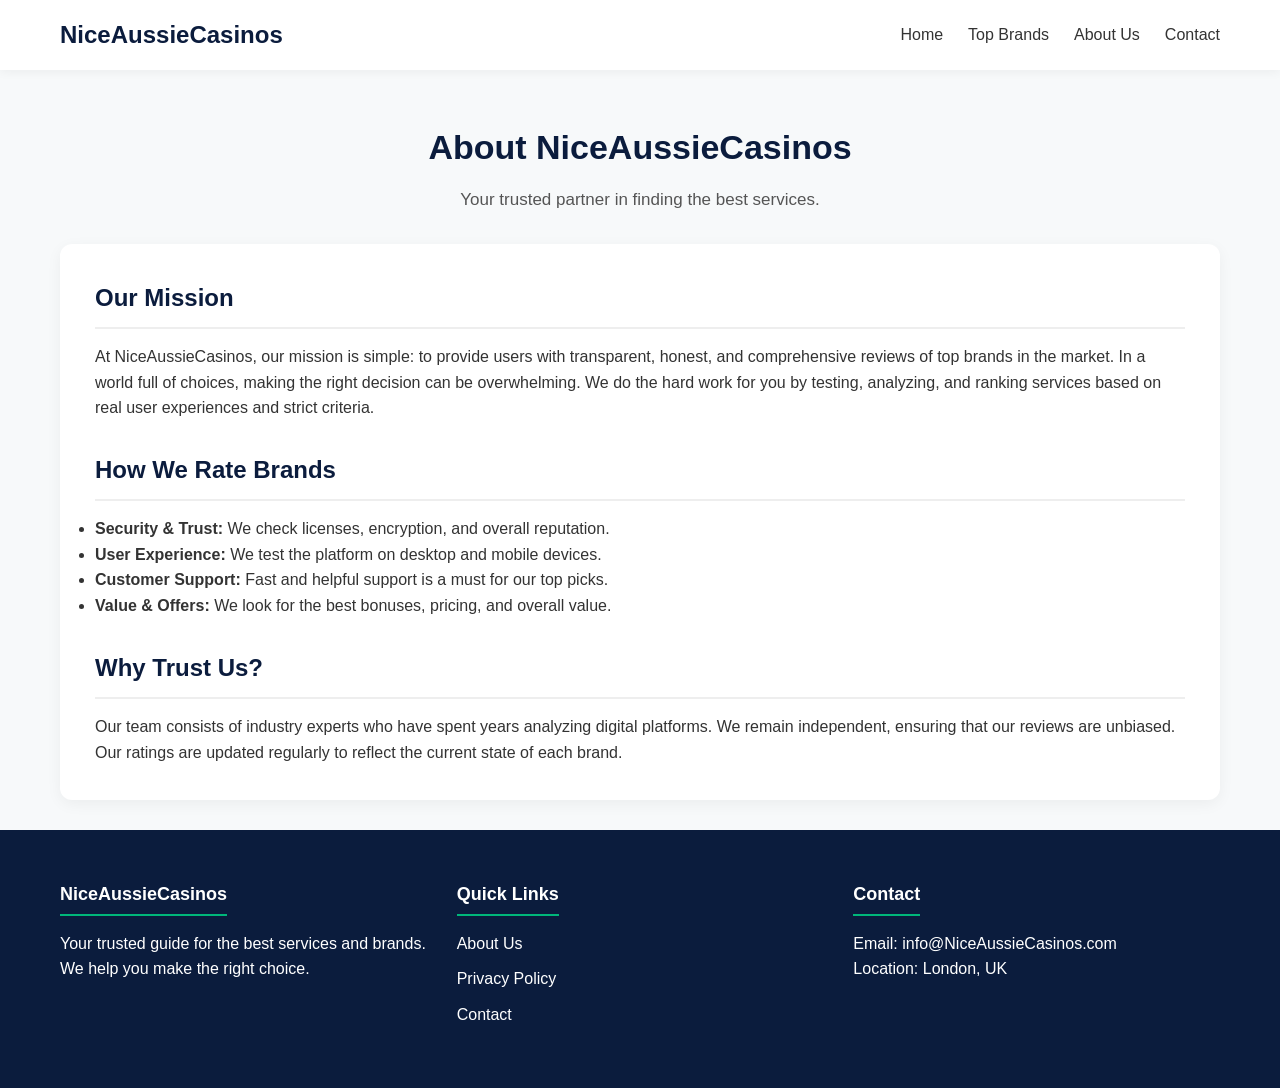
<file: about.html>
<!DOCTYPE html>
<html lang="en">
<head>
    <meta charset="UTF-8">
    <meta name="viewport" content="width=device-width, initial-scale=1.0">
    <title>About Us | NiceAussieCasinos</title>
    <link rel="stylesheet" href="css/style.css">
</head>
<body>
    <!-- HEADER -->
    <header class="site-header">
        <div class="container header-container">
            <a href="index.html" class="logo">NiceAussieCasinos</a>
            <nav class="main-nav">
                <ul class="nav-list">
                    <li><a href="index.html">Home</a></li>
                    <li><a href="index.html#top">Top Brands</a></li>
                    <li><a href="about.html">About Us</a></li>
                    <li><a href="contact.html">Contact</a></li>
                </ul>
            </nav>
        </div>
    </header>

    <!-- ABOUT CONTENT -->
    <main class="site-main">
        <div class="container">
            <section class="page-header text-center">
                <h1>About NiceAussieCasinos</h1>
                <p>Your trusted partner in finding the best services.</p>
            </section>

            <section class="content-section">
                <div class="content-box">
                    <h2>Our Mission</h2>
                    <p>At NiceAussieCasinos, our mission is simple: to provide users with transparent, honest, and comprehensive reviews of top brands in the market. In a world full of choices, making the right decision can be overwhelming. We do the hard work for you by testing, analyzing, and ranking services based on real user experiences and strict criteria.</p>
                    
                    <h2 style="margin-top: 30px;">How We Rate Brands</h2>
                    <ul>
                        <li><strong>Security & Trust:</strong> We check licenses, encryption, and overall reputation.</li>
                        <li><strong>User Experience:</strong> We test the platform on desktop and mobile devices.</li>
                        <li><strong>Customer Support:</strong> Fast and helpful support is a must for our top picks.</li>
                        <li><strong>Value & Offers:</strong> We look for the best bonuses, pricing, and overall value.</li>
                    </ul>

                    <h2 style="margin-top: 30px;">Why Trust Us?</h2>
                    <p>Our team consists of industry experts who have spent years analyzing digital platforms. We remain independent, ensuring that our reviews are unbiased. Our ratings are updated regularly to reflect the current state of each brand.</p>
                </div>
            </section>
        </div>
    </main>

    <!-- FOOTER -->
    <footer class="site-footer" style="margin-top: auto;">
        <div class="container footer-container">
            <div class="footer-about">
                <h3>NiceAussieCasinos</h3>
                <p>Your trusted guide for the best services and brands. We help you make the right choice.</p>
            </div>
            <div class="footer-links">
                <h3>Quick Links</h3>
                <ul>
                    <li><a href="about.html">About Us</a></li>
                    <li><a href="privacy.html">Privacy Policy</a></li>
                    <li><a href="contact.html">Contact</a></li>
                </ul>
            </div>
            <div class="footer-contact">
                <h3>Contact</h3>
                <p>Email: <a href="mailto:info@NiceAussieCasinos.com">info@NiceAussieCasinos.com</a></p>
                <p>Location: London, UK</p>
            </div>
        </div>
    </footer>
</body>
</html>
</file>
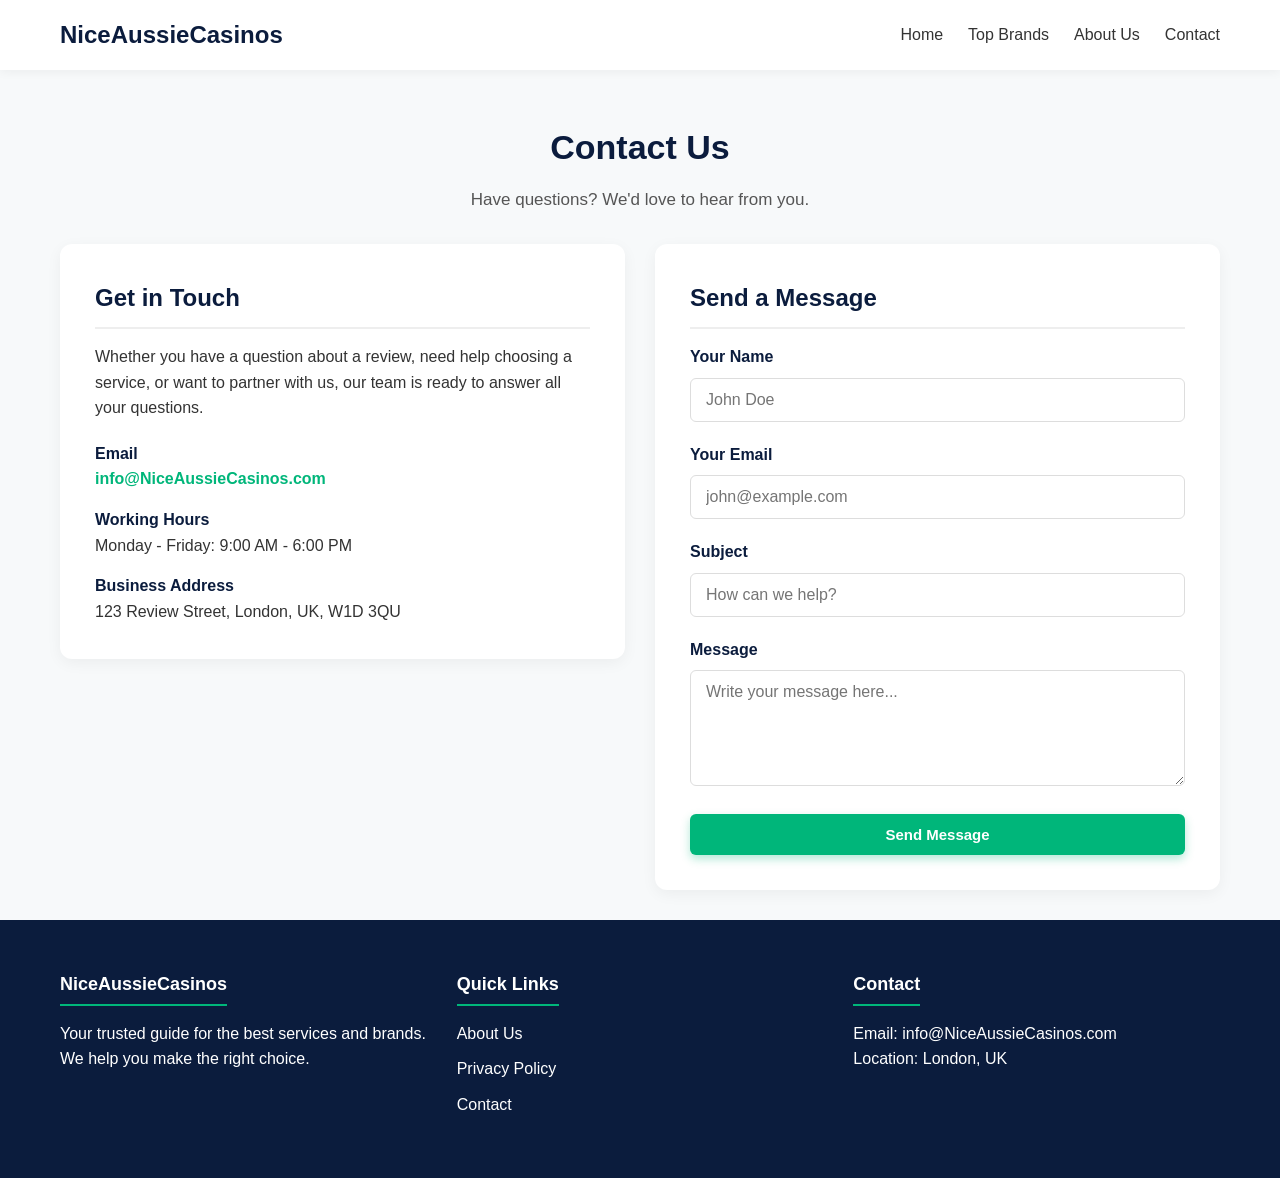
<file: contact.html>
<!DOCTYPE html>
<html lang="en">
<head>
    <meta charset="UTF-8">
    <meta name="viewport" content="width=device-width, initial-scale=1.0">
    <title>Contact Us | NiceAussieCasinos</title>
    <link rel="stylesheet" href="css/style.css">
</head>
<body>
    <!-- HEADER -->
    <header class="site-header">
        <div class="container header-container">
            <a href="index.html" class="logo">NiceAussieCasinos</a>
            <nav class="main-nav">
                <ul class="nav-list">
                    <li><a href="index.html">Home</a></li>
                    <li><a href="index.html#top">Top Brands</a></li>
                    <li><a href="about.html">About Us</a></li>
                    <li><a href="contact.html">Contact</a></li>
                </ul>
            </nav>
        </div>
    </header>

    <!-- CONTACT CONTENT -->
    <main class="site-main">
        <div class="container">
            <section class="page-header text-center">
                <h1>Contact Us</h1>
                <p>Have questions? We'd love to hear from you.</p>
            </section>

            <section class="contact-section">
                <div class="contact-grid">
                    <div class="contact-info content-box">
                        <h2>Get in Touch</h2>
                        <p>Whether you have a question about a review, need help choosing a service, or want to partner with us, our team is ready to answer all your questions.</p>
                        
                        <div class="info-block" style="margin-top: 20px;">
                            <h4 style="color: var(--primary-color);">Email</h4>
                            <p><a href="mailto:info@NiceAussieCasinos.com" style="color: var(--accent-color); font-weight: bold;">info@NiceAussieCasinos.com</a></p>
                        </div>
                        <div class="info-block" style="margin-top: 15px;">
                            <h4 style="color: var(--primary-color);">Working Hours</h4>
                            <p>Monday - Friday: 9:00 AM - 6:00 PM</p>
                        </div>
                        <div class="info-block" style="margin-top: 15px;">
                            <h4 style="color: var(--primary-color);">Business Address</h4>
                            <p>123 Review Street, London, UK, W1D 3QU</p>
                        </div>
                    </div>

                    <div class="contact-form-container content-box">
                        <h2>Send a Message</h2>
                        <form action="#" method="POST" class="contact-form">
                            <div class="form-group">
                                <label for="name">Your Name</label>
                                <input type="text" id="name" name="name" required placeholder="John Doe">
                            </div>
                            <div class="form-group">
                                <label for="email">Your Email</label>
                                <input type="email" id="email" name="email" required placeholder="john@example.com">
                            </div>
                            <div class="form-group">
                                <label for="subject">Subject</label>
                                <input type="text" id="subject" name="subject" required placeholder="How can we help?">
                            </div>
                            <div class="form-group">
                                <label for="message">Message</label>
                                <textarea id="message" name="message" rows="5" required placeholder="Write your message here..."></textarea>
                            </div>
                            <button type="submit" class="btn btn-primary">Send Message</button>
                        </form>
                    </div>
                </div>
            </section>
        </div>
    </main>

    <!-- FOOTER -->
    <footer class="site-footer" style="margin-top: auto;">
        <div class="container footer-container">
            <div class="footer-about">
                <h3>NiceAussieCasinos</h3>
                <p>Your trusted guide for the best services and brands. We help you make the right choice.</p>
            </div>
            <div class="footer-links">
                <h3>Quick Links</h3>
                <ul>
                    <li><a href="about.html">About Us</a></li>
                    <li><a href="privacy.html">Privacy Policy</a></li>
                    <li><a href="contact.html">Contact</a></li>
                </ul>
            </div>
            <div class="footer-contact">
                <h3>Contact</h3>
                <p>Email: <a href="mailto:info@NiceAussieCasinos.com">info@NiceAussieCasinos.com</a></p>
                <p>Location: London, UK</p>
            </div>
        </div>
    </footer>
</body>
</html>
</file>
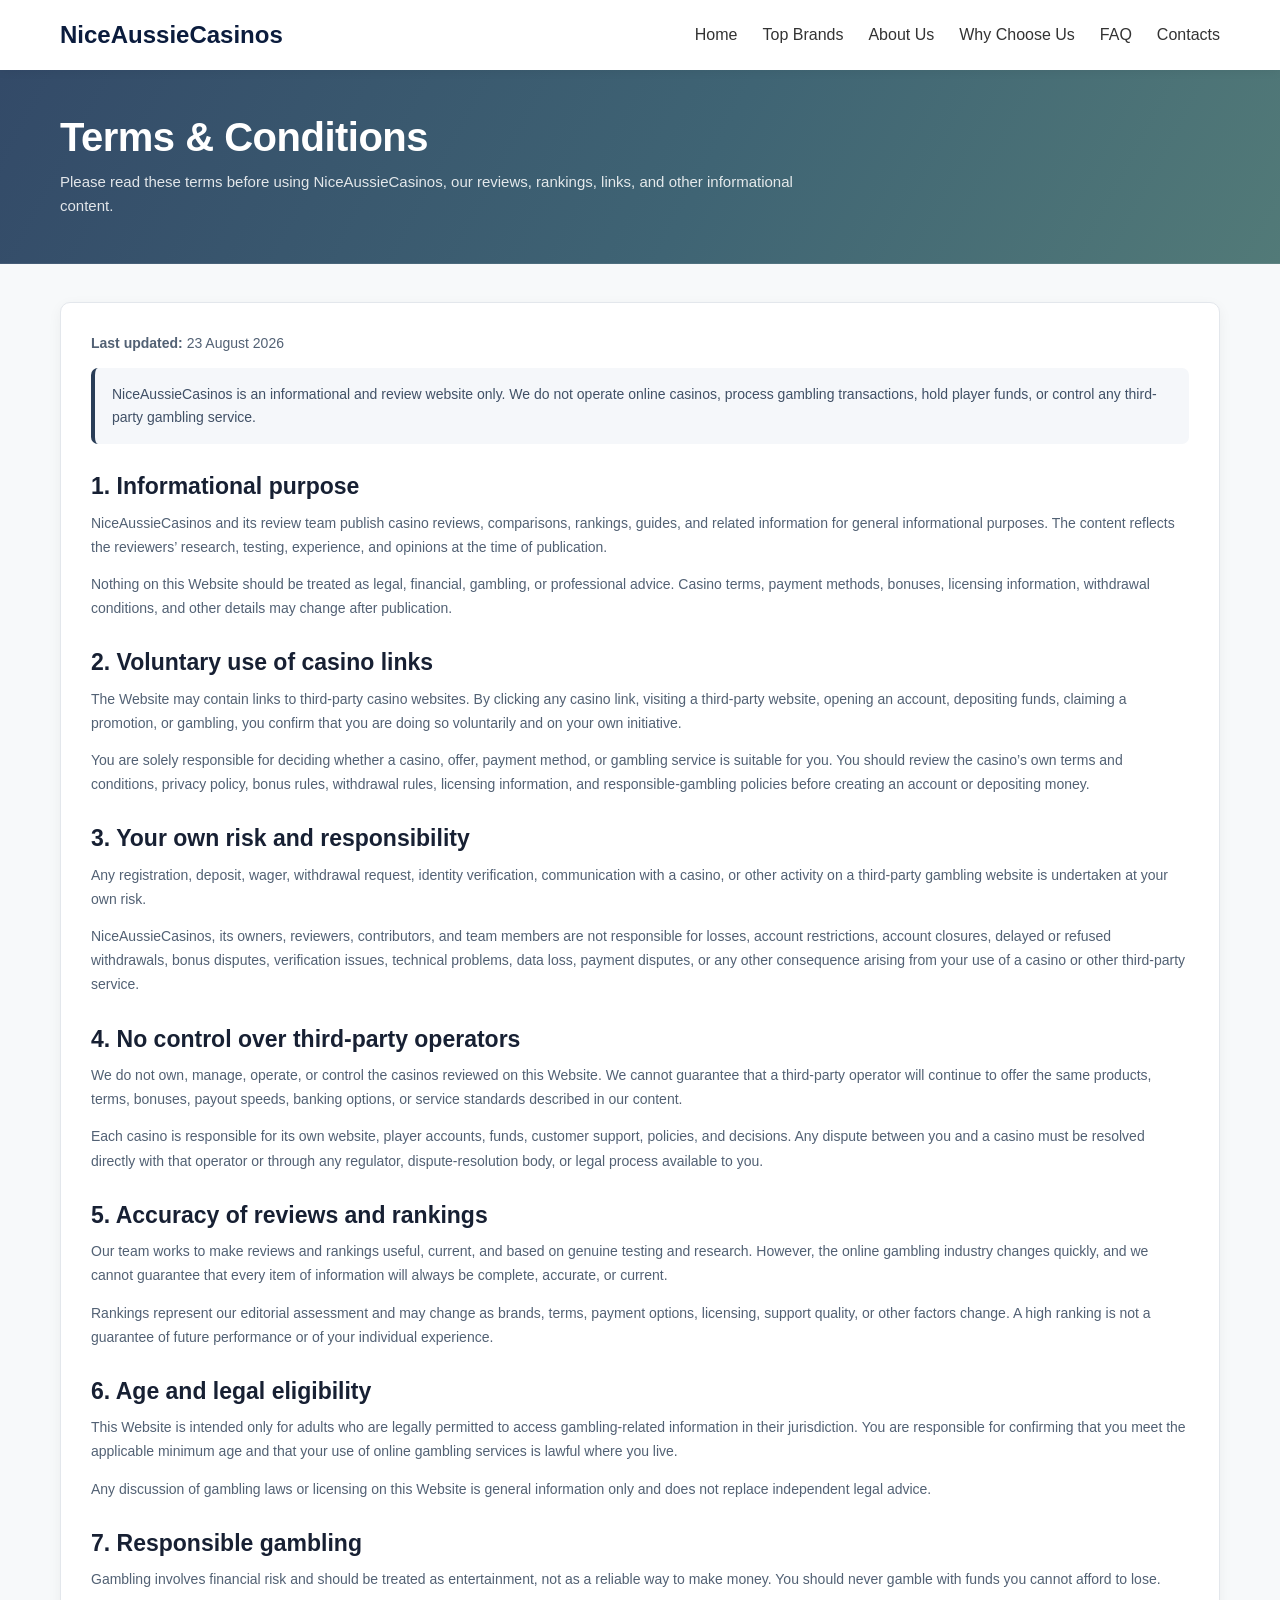
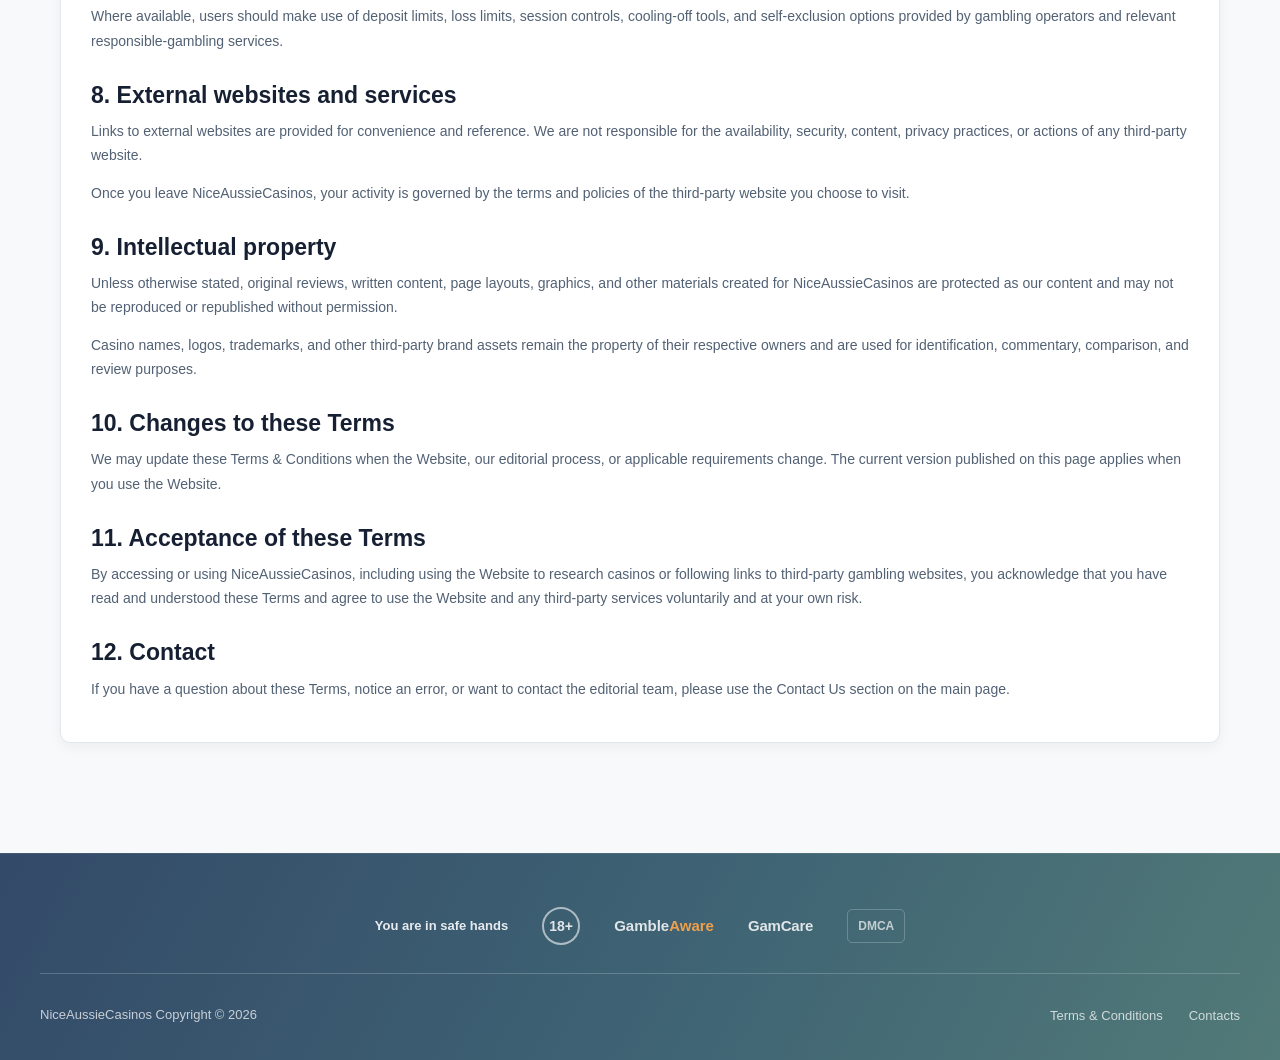
<file: terms.html>
<!DOCTYPE html>
<html lang="en">
<head>
<meta charset="utf-8"/>
<meta content="width=device-width, initial-scale=1.0" name="viewport"/>
<title>Top 10 Best Casino Brands 2024 | Trusted Reviews</title>
<link href="css/style.css" rel="stylesheet"/>
<style>
        /* Expandable details for the first casino card */
        .brand-card.top-choice {
            align-items: stretch;
        }

        .brand-actions.first-card-actions {
            display: flex;
            flex-direction: column;
            gap: 10px;
            min-width: 168px;
        }

        .brand-actions.first-card-actions .btn {
            margin: 0;
            text-align: center;
        }

        .details-toggle-btn {
            width: 100%;
            min-height: 38px;
            border: 0;
            border-radius: 4px;
            background: #e7f7f3;
            color: #0cad78;
            font-family: inherit;
            font-size: 14px;
            font-weight: 700;
            cursor: pointer;
            transition: background .2s ease, color .2s ease;
        }

        .details-toggle-btn:hover {
            background: #d8f2eb;
            color: #088d63;
        }

        .brand-details-panel {
            flex-basis: 100%;
            width: 100%;
            margin-top: 18px;
            padding: 14px 0 0;
            border-top: 1px solid #e5e7eb;
            display: none;
            animation: fadeIn .25s ease-in-out;
        }

        .brand-details-panel.open { display: block; }

        .quick-review-grid {
            display: grid;
            grid-template-columns: 1.05fr 1fr 1fr;
            gap: 14px;
        }

        .quick-review-box {
            background: #fff;
            border: 1px solid #dfe3e8;
            border-radius: 3px;
            padding: 16px;
            box-shadow: 0 2px 8px rgba(20, 28, 45, .06);
        }

        .quick-review-box h3 {
            margin: 0 0 14px;
            font-size: 16px;
            color: #202939;
        }

        .quick-review-box h3.section-gap {
            margin-top: 24px;
        }

        .review-points {
            list-style: none;
            padding: 0;
            margin: 0;
        }

        .review-points li {
            display: grid;
            grid-template-columns: 16px 1fr;
            gap: 8px;
            align-items: start;
            margin-bottom: 10px;
            color: #465267;
            font-size: 13px;
            line-height: 1.45;
        }

        .point-icon {
            width: 15px;
            height: 15px;
            border-radius: 50%;
            display: inline-flex;
            align-items: center;
            justify-content: center;
            color: #fff;
            font-size: 10px;
            font-weight: 700;
            margin-top: 2px;
        }

        .point-icon.good { background: #0dbb72; }
        .point-icon.bad { background: #ef2d2d; }

        .detail-list {
            margin: 0;
        }

        .detail-row {
            display: flex;
            justify-content: space-between;
            gap: 18px;
            padding: 0 0 10px;
            font-size: 13px;
            color: #465267;
        }

        .detail-row dt,
        .detail-row dd { margin: 0; }

        .detail-row dd {
            max-width: 58%;
            color: #1f2937;
            font-weight: 700;
            text-align: right;
        }

        .detail-separator {
            height: 1px;
            background: #e6e9ee;
            margin: 3px 0 13px;
        }

        .detail-row.detail-offer dd {
            color: #00a96b;
        }

        .mini-label {
            margin: 0 0 10px;
            font-size: 15px;
            color: #202939;
            font-weight: 700;
        }

        .logo-grid {
            display: grid;
            grid-template-columns: repeat(4, minmax(0, 1fr));
            gap: 7px;
            margin-bottom: 16px;
        }

        .logo-chip {
            min-height: 34px;
            border: 1px solid #dfe3e8;
            border-radius: 4px;
            background: #fff;
            display: flex;
            align-items: center;
            justify-content: center;
            padding: 4px 6px;
            font-size: 10px;
            font-weight: 700;
            color: #384152;
            text-align: center;
            box-shadow: 0 1px 3px rgba(20, 28, 45, .04);
        }

        .logo-chip.more {
            color: #0cad78;
        }

        .brand-actions.first-card-actions .btn-primary {
            min-height: 38px;
            display: flex;
            align-items: center;
            justify-content: center;
        }

        @keyframes fadeIn {
            from { opacity: 0; transform: translateY(-4px); }
            to { opacity: 1; transform: translateY(0); }
        }

        @media (max-width: 900px) {
            .quick-review-grid { grid-template-columns: 1fr; }
            .brand-actions.first-card-actions { min-width: 150px; }
        }


        /* First casino card — compact horizontal layout inspired by the reference */
        .brand-card.top-choice.first-featured-card {
            position: relative;
            display: grid;
            grid-template-columns: 210px minmax(270px, .9fr) minmax(330px, 1.35fr) 190px;
            align-items: center;
            column-gap: 26px;
            row-gap: 0;
            padding: 18px 18px 18px 22px;
        }

        .first-featured-card .brand-badge {
            display: none;
        }

        .first-featured-card .brand-rank {
            position: absolute;
            top: 10px;
            left: 10px;
            width: 25px;
            height: 25px;
            min-width: 25px;
            padding: 0;
            border-radius: 5px;
            display: flex;
            align-items: center;
            justify-content: center;
            background: #263244;
            color: #ffffff;
            box-shadow: 0 2px 6px rgba(20, 30, 45, .18);
            font-size: 13px;
            font-weight: 800;
            line-height: 1;
            z-index: 4;
        }

        .first-featured-card .first-brand-identity {
            display: grid;
            grid-template-columns: 94px 1fr;
            grid-template-rows: auto auto;
            align-items: center;
            column-gap: 16px;
            min-width: 0;
        }

        .first-featured-card .brand-icon {
            grid-row: 1 / span 2;
            width: 94px;
            height: 94px;
            min-width: 94px;
            border-radius: 12px;
            overflow: hidden;
            display: flex;
            align-items: center;
            justify-content: center;
        }

        .first-featured-card .brand-icon img {
            width: 100%;
            height: 100%;
            object-fit: contain;
        }

        .first-featured-card .brand-name-rating {
            align-self: end;
            min-width: 0;
        }

        .first-featured-card .brand-name-rating h2 {
            margin: 0 0 5px;
            font-size: 18px;
            line-height: 1.15;
        }

        .first-featured-card .inline-rating {
            display: flex;
            align-items: center;
            gap: 7px;
            font-size: 13px;
            font-weight: 700;
        }

        .first-featured-card .inline-rating .star-one {
            color: #f5b800;
            font-size: 19px;
            line-height: 1;
            text-shadow: 0 1px 1px rgba(0, 0, 0, .08);
        }

        .first-featured-card .feature-check {
            width: 19px;
            height: 19px;
            min-width: 19px;
            border-radius: 50%;
            display: inline-flex;
            align-items: center;
            justify-content: center;
            margin-right: 8px;
            background: #00b878;
            color: #fff;
            font-size: 12px;
            font-weight: 800;
            line-height: 1;
            vertical-align: -2px;
        }

        .quick-review-box .heading-emoji {
            display: inline-block;
            margin-right: 5px;
            font-size: 17px;
            line-height: 1;
            vertical-align: -1px;
        }

        .first-featured-card .first-card-bonus {
            align-self: start;
            text-align: left;
            padding-top: 1px;
        }

        .first-featured-card .first-card-bonus .bonus-label {
            display: block;
            margin-bottom: 4px;
            font-size: 12px;
            opacity: .8;
        }

        .first-featured-card .first-card-bonus .bonus-highlight {
            display: block;
            font-size: 21px;
            font-weight: 800;
            line-height: 1.18;
        }

        .first-featured-card .brand-features {
            width: 100%;
            margin: 0;
            justify-self: stretch;
        }

        .first-featured-card .brand-features ul {
            margin: 0;
            padding: 0;
        }

        .first-featured-card .brand-features li {
            margin: 0 0 8px;
            line-height: 1.35;
        }

        .first-featured-card .brand-features li:last-child {
            margin-bottom: 0;
        }

        .first-featured-card .brand-rating {
            display: none;
        }

        .first-featured-card .brand-actions.first-card-actions {
            min-width: 0;
            width: 100%;
            align-self: center;
            justify-self: end;
            justify-content: center;
            gap: 10px;
        }

        .first-featured-card .brand-actions.first-card-actions .btn,
        .first-featured-card .details-toggle-btn {
            width: 100%;
            min-height: 44px;
            box-sizing: border-box;
            display: flex;
            align-items: center;
            justify-content: center;
            margin: 0;
            text-align: center;
        }

        .first-featured-card .details-toggle-btn {
            min-height: 42px;
        }

        .first-featured-card .brand-details-panel {
            grid-column: 1 / -1;
        }

        @media (max-width: 1050px) {
            .brand-card.top-choice.first-featured-card {
                grid-template-columns: 180px 1fr 170px;
                row-gap: 16px;
            }
            .first-featured-card .first-card-bonus {
                grid-column: 2;
            }
            .first-featured-card .brand-features {
                grid-column: 2;
            }
            .first-featured-card .brand-actions.first-card-actions {
                grid-column: 3;
                grid-row: 1 / span 2;
            }
        }

        @media (max-width: 760px) {
            .brand-card.top-choice.first-featured-card {
                display: flex;
                flex-direction: column;
                align-items: stretch;
                gap: 14px;
                padding: 18px;
            }
            .first-featured-card .first-brand-identity {
                grid-template-columns: 86px 1fr;
            }
            .first-featured-card .brand-icon {
                width: 86px;
                height: 86px;
                min-width: 86px;
            }
            .first-featured-card .first-card-bonus {
                text-align: left;
                padding: 0;
            }
            .first-featured-card .brand-actions.first-card-actions {
                width: 100%;
            }
        }

    </style>
<style>
        /* Logo cell refinements */
        .casino-logo-box, .brand-icon, .listing-logo, .brand-logo-image { border-style: solid !important; border-color: transparent !important; }
        .casino-logo-box img, .brand-icon img, .listing-logo img, .brand-logo-image img { width:100% !important; height:100% !important; display:block; object-fit:cover; }
</style>

<style>
/* MoonWin logo: force full placeholder coverage */
.first-featured-card .brand-icon img[alt="MoonWin logo"] {
    width: 100% !important;
    height: 100% !important;
    object-fit: cover !important;
    object-position: center center !important;
    transform: scale(1.04);
}
</style>


<style>
/* Ranking badges 1–10: lighter slate background for stronger logo contrast */
.first-featured-card .brand-rank {
    background: #526174 !important;
    color: #ffffff !important;
    box-shadow: 0 2px 6px rgba(20, 30, 45, .18);
}
</style>


<style>
/* Softer casino cards: neutral outline, subtle depth, less visual noise */
.brand-card.top-choice.first-featured-card {
    border: 1px solid #e3e7ec !important;
    border-radius: 10px !important;
    background: #ffffff !important;
    box-shadow: 0 4px 14px rgba(20, 28, 45, 0.07) !important;
    overflow: hidden;
}

/* Keep cards visually separated without the strong green outline */
.brand-card.top-choice.first-featured-card:hover {
    border-color: #d5dbe2 !important;
    box-shadow: 0 6px 18px rgba(20, 28, 45, 0.09) !important;
}

/* Welcome bonus: dark neutral text instead of bright green */
.first-featured-card .first-card-bonus .bonus-highlight {
    color: #1f2937 !important;
}

/* Slightly softer label above the bonus */
.first-featured-card .first-card-bonus .bonus-label {
    color: #6b7280 !important;
    opacity: 1 !important;
}
</style>


<style>
/* 2026 visual refresh: calmer green CTAs + distinct editorial hero */
:root { --banner-dark:#293d57; --banner-dark-hover:#213249; --banner-soft:#e7ebf0; --banner-soft-hover:#dbe1e8; }
.first-featured-card .brand-actions.first-card-actions .btn-primary { background:var(--banner-dark)!important; border-color:var(--banner-dark)!important; color:#fff!important; box-shadow:0 3px 9px rgba(41,61,87,.18)!important; }
.first-featured-card .brand-actions.first-card-actions .btn-primary:hover { background:var(--banner-dark-hover)!important; border-color:var(--banner-dark-hover)!important; }
.first-featured-card .details-toggle-btn { background:var(--banner-soft)!important; color:var(--banner-dark)!important; }
.first-featured-card .details-toggle-btn:hover { background:var(--banner-soft-hover)!important; color:var(--banner-dark-hover)!important; }
.hero-section.home-hero-refresh { margin:0 calc(50% - 50vw) 38px; padding:48px max(24px, calc((100vw - 1160px)/2)) 50px; border-radius:0; color:#fff; background:linear-gradient(118deg,#334a68 0%,#3f6474 55%,#527a78 100%); box-shadow:inset 0 -1px 0 rgba(255,255,255,.08); }
.hero-section.home-hero-refresh h1 { margin:0 auto 14px; color:#fff!important; font-size:42px; line-height:1.12; letter-spacing:-.6px; }
.hero-section.home-hero-refresh p { max-width:760px; margin:0 auto; color:rgba(255,255,255,.88)!important; font-size:17px; line-height:1.55; }
@media(max-width:760px){ .hero-section.home-hero-refresh{padding-top:36px;padding-bottom:38px;margin-bottom:26px}.hero-section.home-hero-refresh h1{font-size:31px}.hero-section.home-hero-refresh p{font-size:15px} }
</style>


<style>
.trust-stats-strip{display:grid;grid-template-columns:repeat(4,1fr);margin:-14px 0 30px;background:#fff;border:1px solid #dfe3e8;border-radius:6px;box-shadow:0 3px 12px rgba(20,28,45,.06);padding:24px 0;}
.trust-stat{display:flex;flex-direction:column;align-items:center;justify-content:center;text-align:center;padding:0 22px;min-height:62px;border-right:1px solid #e1e5ea;}
.trust-stat:last-child{border-right:0}.trust-stat strong{font-size:23px;line-height:1.15;color:#263244;font-weight:800;margin-bottom:5px}.trust-stat span{font-size:12px;color:#596579;line-height:1.3}
@media(max-width:760px){.trust-stats-strip{grid-template-columns:1fr 1fr;padding:10px 0;margin-top:-6px}.trust-stat{padding:16px 10px;border-bottom:1px solid #e1e5ea}.trust-stat:nth-child(2){border-right:0}.trust-stat:nth-child(3),.trust-stat:nth-child(4){border-bottom:0}.trust-stat strong{font-size:20px}}
</style>


<style>
/* Why choose us / editorial trust section */
.why-choose-section {
    margin: 44px 0 10px;
    padding: 34px 0 4px;
}

.why-choose-heading {
    margin: 0 0 10px;
    color: #172033;
    font-size: 30px;
    line-height: 1.15;
    letter-spacing: -0.35px;
}

.why-choose-kicker {
    margin: 0 0 14px;
    color: #293d57;
    font-size: 15px;
    font-weight: 700;
}

.why-choose-intro {
    max-width: 920px;
    margin: 0 0 24px;
    color: #526174;
    font-size: 15px;
    line-height: 1.65;
}

.why-choose-grid {
    display: grid;
    grid-template-columns: repeat(2, minmax(0, 1fr));
    gap: 16px;
}

.why-choose-card {
    position: relative;
    min-height: 168px;
    padding: 24px 26px;
    border: 1px solid #e3e7ec;
    border-radius: 10px;
    background: #f8fafc;
    box-shadow: 0 4px 14px rgba(20, 28, 45, .045);
    text-align: center;
    transition:
        transform .22s ease,
        box-shadow .22s ease,
        border-color .22s ease,
        background .22s ease;
}

.why-choose-card:hover {
    transform: translateY(-4px);
    border-color: #b9c5d2;
    background: #ffffff;
    box-shadow: 0 10px 24px rgba(41, 61, 87, .12);
}

.why-choose-icon {
    width: 58px;
    height: 58px;
    margin: 0 auto 14px;
    border-radius: 10px;
    display: flex;
    align-items: center;
    justify-content: center;
    background: #293d57;
    color: #fff;
    font-size: 27px;
    line-height: 1;
    box-shadow: 0 5px 14px rgba(41, 61, 87, .16);
    transition: transform .22s ease, background .22s ease;
}

.why-choose-card:hover .why-choose-icon {
    transform: scale(1.06);
    background: #334a68;
}

.why-choose-card h3 {
    margin: 0 0 9px;
    color: #202939;
    font-size: 17px;
    line-height: 1.25;
}

.why-choose-card p {
    margin: 0 auto;
    max-width: 480px;
    color: #526174;
    font-size: 13px;
    line-height: 1.55;
}

.why-choose-note {
    margin: 18px 0 0;
    padding: 14px 17px;
    border: 1px solid #e3e7ec;
    border-left: 4px solid #293d57;
    border-radius: 8px;
    background: #fff;
    color: #526174;
    font-size: 13px;
    line-height: 1.55;
}

@media (max-width: 760px) {
    .why-choose-section {
        margin-top: 34px;
        padding-top: 24px;
    }

    .why-choose-heading {
        font-size: 25px;
    }

    .why-choose-grid {
        grid-template-columns: 1fr;
    }

    .why-choose-card {
        min-height: 0;
        padding: 22px 20px;
    }
}
</style>


<style>
/* FAQ section */
.faq-section {
    margin: 48px 0 18px;
    padding: 34px 0 8px;
}

.faq-heading {
    margin: 0 0 10px;
    color: #172033;
    font-size: 30px;
    line-height: 1.15;
    letter-spacing: -0.35px;
}

.faq-intro {
    margin: 0 0 22px;
    color: #526174;
    font-size: 15px;
    line-height: 1.6;
}

.faq-list {
    display: grid;
    gap: 12px;
}

.faq-item {
    border: 1px solid #e3e7ec;
    border-radius: 10px;
    background: #ffffff;
    box-shadow: 0 4px 14px rgba(20, 28, 45, .045);
    overflow: hidden;
    transition: border-color .2s ease, box-shadow .2s ease, transform .2s ease;
}

.faq-item:hover {
    border-color: #b9c5d2;
    box-shadow: 0 8px 20px rgba(41, 61, 87, .09);
}

.faq-question {
    width: 100%;
    border: 0;
    background: transparent;
    color: #202939;
    padding: 18px 20px;
    display: flex;
    align-items: center;
    justify-content: space-between;
    gap: 18px;
    font-family: inherit;
    font-size: 16px;
    font-weight: 800;
    text-align: left;
    cursor: pointer;
}

.faq-question:hover {
    background: #f8fafc;
}

.faq-icon {
    width: 30px;
    height: 30px;
    min-width: 30px;
    border-radius: 8px;
    display: inline-flex;
    align-items: center;
    justify-content: center;
    background: #e7ebf0;
    color: #293d57;
    font-size: 20px;
    font-weight: 700;
    line-height: 1;
    transition: transform .22s ease, background .22s ease;
}

.faq-item.open .faq-icon {
    transform: rotate(45deg);
    background: #dbe1e8;
}

.faq-answer {
    display: none;
    padding: 0 20px 18px;
    color: #526174;
    font-size: 14px;
    line-height: 1.65;
}

.faq-item.open .faq-answer {
    display: block;
    animation: fadeIn .22s ease-in-out;
}

.faq-answer p {
    margin: 0;
}

@media (max-width: 760px) {
    .faq-section {
        margin-top: 36px;
        padding-top: 24px;
    }

    .faq-heading {
        font-size: 25px;
    }

    .faq-question {
        padding: 16px;
        font-size: 15px;
    }

    .faq-answer {
        padding: 0 16px 16px;
        font-size: 13px;
    }
}
</style>


<style>
/* Footer refresh — matched to the hero banner palette */
.site-footer.footer-refresh {
    margin-top: 54px !important;
    padding: 0;
    color: rgba(255,255,255,.78);
    background: linear-gradient(118deg, #334a68 0%, #3f6474 55%, #527a78 100%);
    box-shadow: inset 0 1px 0 rgba(255,255,255,.08);
}

.site-footer.footer-refresh .footer-refresh-inner {
    padding: 54px 0 32px;
}

.site-footer.footer-refresh .footer-divider {
    height: 1px;
    margin-bottom: 28px;
    background: rgba(255,255,255,.20);
}

.site-footer.footer-refresh .footer-bottom-row {
    display: flex;
    align-items: center;
    justify-content: space-between;
    gap: 28px;
}

.site-footer.footer-refresh .footer-copyright {
    margin: 0;
    color: rgba(255,255,255,.72);
    font-size: 13px;
    line-height: 1.5;
}

.site-footer.footer-refresh .footer-legal-links {
    display: flex;
    align-items: center;
    justify-content: flex-end;
    gap: 26px;
    margin: 0;
    padding: 0;
    list-style: none;
}

.site-footer.footer-refresh .footer-legal-links a {
    color: rgba(255,255,255,.74);
    font-size: 13px;
    text-decoration: none;
    transition: color .2s ease, opacity .2s ease;
}

.site-footer.footer-refresh .footer-legal-links a:hover {
    color: #ffffff;
}

@media (max-width: 700px) {
    .site-footer.footer-refresh .footer-refresh-inner {
        padding: 40px 0 28px;
    }

    .site-footer.footer-refresh .footer-bottom-row {
        flex-direction: column;
        align-items: flex-start;
        gap: 18px;
    }

    .site-footer.footer-refresh .footer-legal-links {
        flex-wrap: wrap;
        justify-content: flex-start;
        gap: 14px 22px;
    }
}
</style>



<style>
/* Minimal Trustpilot block — matched to reference */
.trustpilot-strip-section {
    margin: 34px 0 0;
    padding: 34px 0 48px;
    background: transparent;
    text-align: center;
}

.trustpilot-strip-inner {
    display: inline-flex;
    flex-direction: column;
    align-items: flex-start;
    text-align: left;
}

.trustpilot-brand {
    display: flex;
    align-items: center;
    gap: 5px;
    margin-bottom: 7px;
    color: #111111;
    font-size: 23px;
    font-weight: 600;
    line-height: 1;
}

.trustpilot-brand-star {
    color: #00b67a;
    font-size: 31px;
    line-height: 1;
}

.trustpilot-stars-link {
    display: flex;
    align-items: center;
    gap: 4px;
    margin-bottom: 8px;
    text-decoration: none;
}

.trustpilot-star-box {
    position: relative;
    width: 36px;
    height: 36px;
    flex: 0 0 36px;
    background: #00b67a;
    overflow: hidden;
    transition: filter .18s ease, transform .18s ease;
}

.trustpilot-stars-link:hover .trustpilot-star-box {
    filter: brightness(.84);
}

.trustpilot-stars-link:focus-visible {
    outline: 2px solid #293d57;
    outline-offset: 4px;
}

.trustpilot-star-box::before {
    content: "★";
    position: absolute;
    inset: 0;
    display: flex;
    align-items: center;
    justify-content: center;
    color: #ffffff;
    font-size: 25px;
    line-height: 1;
}

.trustpilot-star-box.partial {
    background: linear-gradient(
        to right,
        #00b67a 0%,
        #00b67a 58%,
        #d9dce3 58%,
        #d9dce3 100%
    );
}

.trustpilot-rate-text {
    margin: 0;
    color: #202020;
    font-size: 14px;
    line-height: 1.2;
}

@media (max-width: 700px) {
    .trustpilot-strip-section {
        padding: 28px 0 38px;
    }
}
</style>


<style>
/* Back-to-top floating button */
.back-to-top {
    position: fixed;
    right: 24px;
    bottom: 24px;
    width: 48px;
    height: 48px;
    border: 1px solid #d7dde5;
    border-radius: 6px;
    background: rgba(255,255,255,.96);
    color: #293d57;
    display: flex;
    align-items: center;
    justify-content: center;
    box-shadow: 0 5px 16px rgba(20,28,45,.10);
    cursor: pointer;
    opacity: 0;
    visibility: hidden;
    transform: translateY(8px);
    transition: opacity .2s ease, visibility .2s ease, transform .2s ease, background .2s ease, border-color .2s ease;
    z-index: 1000;
}

.back-to-top.show {
    opacity: 1;
    visibility: visible;
    transform: translateY(0);
}

.back-to-top:hover {
    background: #f3f6f9;
    border-color: #b9c5d2;
}

.back-to-top svg {
    width: 22px;
    height: 22px;
    stroke: currentColor;
}

@media (max-width: 700px) {
    .back-to-top {
        right: 16px;
        bottom: 16px;
        width: 44px;
        height: 44px;
    }
}
</style>


<style>
/* Who We Are */
.about-team-section {
  padding: 18px 20px 12px;
}

.about-team-inner {
  max-width: 1160px;
  margin: 0 auto;
}

.about-team-heading {
  margin-bottom: 18px;
}

.about-team-heading h2 {
  margin: 0 0 7px;
  color: #152238;
  font-size: 28px;
  line-height: 1.2;
  font-weight: 800;
}

.about-team-heading p {
  margin: 0;
  color: #536173;
  font-size: 15px;
  line-height: 1.55;
}

.about-team-card {
  background: #f7f9fb;
  border: 1px solid #e5eaf0;
  border-radius: 12px;
  padding: 24px 26px;
  box-shadow: 0 4px 14px rgba(22, 34, 56, 0.04);
  transition: transform .2s ease, box-shadow .2s ease, border-color .2s ease, background .2s ease;
}

.about-team-card:hover {
  transform: translateY(-2px);
  background: #fafbfc;
  border-color: #ccd6e1;
  box-shadow: 0 9px 24px rgba(22, 34, 56, 0.08);
}

.about-team-card p {
  margin: 0;
  color: #344258;
  font-size: 15px;
  line-height: 1.7;
}

.about-team-card p + p {
  margin-top: 10px;
}

.about-team-tags {
  display: flex;
  flex-wrap: wrap;
  gap: 9px;
  margin-top: 19px;
}

.about-team-tags span {
  display: inline-flex;
  align-items: center;
  min-height: 34px;
  padding: 7px 12px;
  border: 1px solid #dbe2ea;
  border-radius: 7px;
  background: #fff;
  color: #405b78;
  font-size: 13px;
  font-weight: 700;
}

@media (max-width: 700px) {
  .about-team-section {
    padding-left: 16px;
    padding-right: 16px;
  }

  .about-team-heading h2 {
    font-size: 24px;
  }

  .about-team-card {
    padding: 20px;
  }

  .about-team-tags {
    gap: 7px;
  }
}
</style>


<style>
/* Align Who We Are precisely with the Why Choose Us section */
.about-team-section {
  padding-left: 0 !important;
  padding-right: 0 !important;
}

.about-team-inner {
  max-width: none !important;
  width: 100% !important;
  margin: 0 !important;
}

.about-team-heading {
  margin-left: 0 !important;
  margin-right: 0 !important;
}

.about-team-card {
  width: 100% !important;
  box-sizing: border-box !important;
  margin-left: 0 !important;
  margin-right: 0 !important;
}

@media (max-width: 700px) {
  .about-team-section {
    padding-left: 0 !important;
    padding-right: 0 !important;
  }
}
</style>


<style>
/* Precise in-page navigation offsets */
html {
  scroll-behavior: smooth;
}

#home,
#top-brands,
#about-us,
#why-choose-us,
#faq,
#trustpilot {
  scroll-margin-top: 88px;
}

#top-brands {
  scroll-margin-top: 104px;
}

@media (max-width: 760px) {
  #home,
  #top-brands,
  #about-us,
  #why-choose-us,
  #faq,
  #trustpilot {
    scroll-margin-top: 76px;
  }

  #top-brands {
    scroll-margin-top: 88px;
  }
}
</style>


<style>
.contact-index-section{scroll-margin-top:88px;padding:28px 0 34px}
.contact-index-inner{width:100%;box-sizing:border-box;padding:26px 28px;border:1px solid #e0e6ed;border-radius:12px;background:#f7f9fb;transition:border-color .2s ease,box-shadow .2s ease}
.contact-index-inner:hover{border-color:#ccd6e1;box-shadow:0 8px 22px rgba(22,34,56,.06)}
.contact-index-copy h2{margin:0 0 8px;color:#152238;font-size:28px;line-height:1.2;font-weight:800}
.contact-index-copy p{max-width:760px;margin:0 0 22px;color:#536173;font-size:15px;line-height:1.6}
.contact-index-fields{display:grid;grid-template-columns:minmax(0,1fr) minmax(0,1.25fr) auto;gap:14px;align-items:end}
.contact-index-field{min-width:0}
.contact-index-field label{display:block;margin-bottom:7px;color:#27384d;font-size:13px;font-weight:700}
.contact-index-field input{width:100%;height:46px;box-sizing:border-box;padding:0 13px;border:1px solid #d5dde6;border-radius:7px;outline:none;background:#fff;color:#1d2939;font:inherit;transition:border-color .18s ease,box-shadow .18s ease}
.contact-index-field input:focus{border-color:#405d7b;box-shadow:0 0 0 3px rgba(64,93,123,.12)}
.contact-index-submit{min-width:160px;height:46px;padding:0 20px;border:0;border-radius:7px;background:#405d7b;color:#fff;font:inherit;font-weight:700;cursor:pointer;transition:background .18s ease,box-shadow .18s ease}
.contact-index-submit:hover{background:#344e69;box-shadow:0 5px 14px rgba(34,54,75,.16)}
.contact-index-message{display:none;margin:16px 0 0;padding:11px 13px;border-radius:7px;font-size:14px;line-height:1.45}
.contact-index-message.is-success{display:block;background:#edf6f2;border:1px solid #cfe5db;color:#245c45}
.contact-index-message.is-error{display:block;background:#fff4f2;border:1px solid #efd7d2;color:#8a3d32}
@media(max-width:760px){.contact-index-section{scroll-margin-top:76px;padding-top:22px}.contact-index-inner{padding:21px 18px}.contact-index-copy h2{font-size:24px}.contact-index-fields{grid-template-columns:1fr}.contact-index-submit{width:100%}}
</style>


<style>
/* Compact contact form aligned with FAQ width */
.contact-index-inner{
  max-width:1160px;
  margin:0 auto;
}

.contact-index-form{
  max-width:1160px;
}

.contact-index-toprow{
  display:grid;
  grid-template-columns:repeat(2,minmax(0,1fr));
  gap:14px;
  max-width:820px;
}

.contact-index-message-field{
  max-width:820px;
  margin-top:14px;
}

.contact-index-field textarea{
  width:100%;
  min-height:120px;
  box-sizing:border-box;
  padding:12px 13px;
  border:1px solid #d5dde6;
  border-radius:7px;
  outline:none;
  resize:vertical;
  background:#fff;
  color:#1d2939;
  font:inherit;
  line-height:1.5;
  transition:border-color .18s ease,box-shadow .18s ease;
}

.contact-index-field textarea:focus{
  border-color:#405d7b;
  box-shadow:0 0 0 3px rgba(64,93,123,.12);
}

.contact-index-actions{
  max-width:820px;
  margin-top:14px;
  display:flex;
  justify-content:flex-start;
}

.contact-index-submit{
  min-width:160px;
}

@media(max-width:760px){
  .contact-index-toprow{
    grid-template-columns:1fr;
    max-width:none;
  }

  .contact-index-message-field,
  .contact-index-actions{
    max-width:none;
  }
}
</style>


<style>
/* Contact form: Name + Email + Category, then full-width message */
.contact-index-form{
  max-width:none;
  width:100%;
}

.contact-index-toprow{
  display:grid;
  grid-template-columns:repeat(3,minmax(0,1fr));
  gap:14px;
  max-width:none;
  width:100%;
}

.contact-index-field select{
  width:100%;
  height:46px;
  box-sizing:border-box;
  padding:0 38px 0 13px;
  border:1px solid #d5dde6;
  border-radius:7px;
  outline:none;
  background:#fff;
  color:#1d2939;
  font:inherit;
  cursor:pointer;
  transition:border-color .18s ease,box-shadow .18s ease;
}

.contact-index-field select:focus{
  border-color:#405d7b;
  box-shadow:0 0 0 3px rgba(64,93,123,.12);
}

.contact-index-message-field{
  max-width:none;
  width:100%;
  margin-top:14px;
}

.contact-index-field textarea{
  width:100%;
  min-height:145px;
}

.contact-index-actions{
  max-width:none;
  width:100%;
  margin-top:14px;
}

@media(max-width:900px){
  .contact-index-toprow{
    grid-template-columns:1fr 1fr;
  }
  .contact-index-toprow .contact-index-field:last-child{
    grid-column:1 / -1;
  }
}

@media(max-width:620px){
  .contact-index-toprow{
    grid-template-columns:1fr;
  }
  .contact-index-toprow .contact-index-field:last-child{
    grid-column:auto;
  }
}
</style>


<style>
.terms-page {
    padding: 0 0 56px;
}

.terms-hero {
    margin: 0 calc(50% - 50vw) 38px;
    padding: 44px max(24px, calc((100vw - 1160px)/2)) 46px;
    color: #fff;
    background: linear-gradient(118deg,#334a68 0%,#3f6474 55%,#527a78 100%);
    box-shadow: inset 0 -1px 0 rgba(255,255,255,.08);
}

.terms-hero h1 {
    margin: 0 0 10px;
    color: #fff;
    font-size: 40px;
    line-height: 1.15;
    letter-spacing: -.5px;
}

.terms-hero p {
    margin: 0;
    max-width: 760px;
    color: rgba(255,255,255,.86);
    font-size: 15px;
    line-height: 1.6;
}

.terms-layout {
    display: grid;
    grid-template-columns: minmax(0, 1fr);
    gap: 18px;
}

.terms-card {
    padding: 28px 30px;
    border: 1px solid #e3e7ec;
    border-radius: 10px;
    background: #fff;
    box-shadow: 0 4px 14px rgba(20,28,45,.05);
}

.terms-card h2 {
    margin: 28px 0 10px;
    color: #172033;
    font-size: 23px;
    line-height: 1.25;
}

.terms-card h2:first-child {
    margin-top: 0;
}

.terms-card p,
.terms-card li {
    color: #526174;
    font-size: 14px;
    line-height: 1.72;
}

.terms-card p {
    margin: 0 0 13px;
}

.terms-card ul {
    margin: 8px 0 16px;
    padding-left: 22px;
}

.terms-note {
    margin: 0 0 20px;
    padding: 15px 17px;
    border-left: 4px solid #293d57;
    border-radius: 7px;
    background: #f5f7fa;
    color: #405066;
    font-size: 14px;
    line-height: 1.65;
}

.terms-updated {
    margin: 0 0 18px;
    color: #6b7280;
    font-size: 13px;
}

@media (max-width: 760px) {
    .terms-hero {
        padding-top: 34px;
        padding-bottom: 36px;
        margin-bottom: 26px;
    }
    .terms-hero h1 {
        font-size: 31px;
    }
    .terms-card {
        padding: 22px 18px;
    }
    .terms-card h2 {
        font-size: 21px;
    }
}
</style>


<style>
/* Footer responsible-play / trust resources row */
.footer-trust-row {
    display: flex;
    align-items: center;
    justify-content: center;
    flex-wrap: wrap;
    gap: 34px;
    padding: 0 0 28px;
    color: rgba(255,255,255,.88);
}

.footer-trust-intro {
    font-size: 13px;
    font-weight: 700;
    white-space: nowrap;
}

.footer-trust-badge {
    display: inline-flex;
    align-items: center;
    justify-content: center;
    min-height: 34px;
    color: rgba(255,255,255,.84);
    text-decoration: none;
    font-size: 15px;
    font-weight: 700;
    transition: color .18s ease, opacity .18s ease;
}

.footer-trust-badge:hover {
    color: #fff;
}

.footer-trust-age {
    width: 38px;
    height: 38px;
    min-width: 38px;
    border: 2px solid rgba(255,255,255,.58);
    border-radius: 50%;
    font-size: 14px;
    font-weight: 800;
}

.footer-trust-gambleaware .aware {
    color: #f0a04b;
}

.footer-trust-gamcare {
    letter-spacing: -.2px;
}

.footer-trust-dmca {
    padding: 6px 10px;
    border: 1px solid rgba(255,255,255,.22);
    border-radius: 5px;
    font-size: 12px;
    font-weight: 700;
    color: rgba(255,255,255,.68);
}

@media (max-width: 760px) {
    .footer-trust-row {
        gap: 18px 24px;
        padding-bottom: 24px;
    }

    .footer-trust-intro {
        width: 100%;
        text-align: center;
    }
}
</style>


<style>
#scrollToTopBtn {
    position: fixed;
    right: 28px;
    bottom: 28px;
    width: 48px;
    height: 48px;
    border: 1px solid #d7dee7;
    border-radius: 7px;
    background: #fff;
    color: #293d57;
    box-shadow: 0 5px 18px rgba(20, 28, 45, .12);
    cursor: pointer;
    display: flex;
    align-items: center;
    justify-content: center;
    opacity: 0;
    visibility: hidden;
    transform: translateY(8px);
    transition: opacity .2s ease, transform .2s ease, visibility .2s ease,
                background .2s ease, color .2s ease;
    z-index: 999;
}

#scrollToTopBtn.show {
    opacity: 1;
    visibility: visible;
    transform: translateY(0);
}

#scrollToTopBtn:hover {
    background: #293d57;
    color: #fff;
}

#scrollToTopBtn svg {
    width: 21px;
    height: 21px;
}

@media (max-width: 760px) {
    #scrollToTopBtn {
        right: 18px;
        bottom: 18px;
        width: 44px;
        height: 44px;
    }
}
</style>

</head>
<body>
<header class="site-header">
<div class="container header-container">
<a class="logo" href="index.html">NiceAussieCasinos</a>
<nav class="main-nav">
<ul class="nav-list">
<li><a href="index.html#home">Home</a></li>
<li><a href="index.html#top-brands">Top Brands</a></li>
<li><a href="index.html#about-us">About Us</a></li>
<li><a href="index.html#why-choose-us">Why Choose Us</a></li>
<li><a href="index.html#faq">FAQ</a></li>
<li><a href="index.html#contacts">Contacts</a></li>
</ul>
</nav>
</div>
</header>

<main class="site-main terms-page">
  <div class="container">
    <section class="terms-hero">
      <h1>Terms &amp; Conditions</h1>
      <p>Please read these terms before using NiceAussieCasinos, our reviews, rankings, links, and other informational content.</p>
    </section>

    <section class="terms-layout">
      <article class="terms-card">
        <p class="terms-updated"><strong>Last updated:</strong> 23 August 2026</p>

        <div class="terms-note">
          NiceAussieCasinos is an informational and review website only. We do not operate online casinos, process gambling transactions, hold player funds, or control any third-party gambling service.
        </div>

        <h2>1. Informational purpose</h2>
        <p>NiceAussieCasinos and its review team publish casino reviews, comparisons, rankings, guides, and related information for general informational purposes. The content reflects the reviewers’ research, testing, experience, and opinions at the time of publication.</p>
        <p>Nothing on this Website should be treated as legal, financial, gambling, or professional advice. Casino terms, payment methods, bonuses, licensing information, withdrawal conditions, and other details may change after publication.</p>

        <h2>2. Voluntary use of casino links</h2>
        <p>The Website may contain links to third-party casino websites. By clicking any casino link, visiting a third-party website, opening an account, depositing funds, claiming a promotion, or gambling, you confirm that you are doing so voluntarily and on your own initiative.</p>
        <p>You are solely responsible for deciding whether a casino, offer, payment method, or gambling service is suitable for you. You should review the casino’s own terms and conditions, privacy policy, bonus rules, withdrawal rules, licensing information, and responsible-gambling policies before creating an account or depositing money.</p>

        <h2>3. Your own risk and responsibility</h2>
        <p>Any registration, deposit, wager, withdrawal request, identity verification, communication with a casino, or other activity on a third-party gambling website is undertaken at your own risk.</p>
        <p>NiceAussieCasinos, its owners, reviewers, contributors, and team members are not responsible for losses, account restrictions, account closures, delayed or refused withdrawals, bonus disputes, verification issues, technical problems, data loss, payment disputes, or any other consequence arising from your use of a casino or other third-party service.</p>

        <h2>4. No control over third-party operators</h2>
        <p>We do not own, manage, operate, or control the casinos reviewed on this Website. We cannot guarantee that a third-party operator will continue to offer the same products, terms, bonuses, payout speeds, banking options, or service standards described in our content.</p>
        <p>Each casino is responsible for its own website, player accounts, funds, customer support, policies, and decisions. Any dispute between you and a casino must be resolved directly with that operator or through any regulator, dispute-resolution body, or legal process available to you.</p>

        <h2>5. Accuracy of reviews and rankings</h2>
        <p>Our team works to make reviews and rankings useful, current, and based on genuine testing and research. However, the online gambling industry changes quickly, and we cannot guarantee that every item of information will always be complete, accurate, or current.</p>
        <p>Rankings represent our editorial assessment and may change as brands, terms, payment options, licensing, support quality, or other factors change. A high ranking is not a guarantee of future performance or of your individual experience.</p>

        <h2>6. Age and legal eligibility</h2>
        <p>This Website is intended only for adults who are legally permitted to access gambling-related information in their jurisdiction. You are responsible for confirming that you meet the applicable minimum age and that your use of online gambling services is lawful where you live.</p>
        <p>Any discussion of gambling laws or licensing on this Website is general information only and does not replace independent legal advice.</p>

        <h2>7. Responsible gambling</h2>
        <p>Gambling involves financial risk and should be treated as entertainment, not as a reliable way to make money. You should never gamble with funds you cannot afford to lose.</p>
        <p>Where available, users should make use of deposit limits, loss limits, session controls, cooling-off tools, and self-exclusion options provided by gambling operators and relevant responsible-gambling services.</p>

        <h2>8. External websites and services</h2>
        <p>Links to external websites are provided for convenience and reference. We are not responsible for the availability, security, content, privacy practices, or actions of any third-party website.</p>
        <p>Once you leave NiceAussieCasinos, your activity is governed by the terms and policies of the third-party website you choose to visit.</p>

        <h2>9. Intellectual property</h2>
        <p>Unless otherwise stated, original reviews, written content, page layouts, graphics, and other materials created for NiceAussieCasinos are protected as our content and may not be reproduced or republished without permission.</p>
        <p>Casino names, logos, trademarks, and other third-party brand assets remain the property of their respective owners and are used for identification, commentary, comparison, and review purposes.</p>

        <h2>10. Changes to these Terms</h2>
        <p>We may update these Terms &amp; Conditions when the Website, our editorial process, or applicable requirements change. The current version published on this page applies when you use the Website.</p>

        <h2>11. Acceptance of these Terms</h2>
        <p>By accessing or using NiceAussieCasinos, including using the Website to research casinos or following links to third-party gambling websites, you acknowledge that you have read and understood these Terms and agree to use the Website and any third-party services voluntarily and at your own risk.</p>

        <h2>12. Contact</h2>
        <p>If you have a question about these Terms, notice an error, or want to contact the editorial team, please use the <a href="index.html#contacts">Contact Us</a> section on the main page.</p>
      </article>
    </section>
  </div>
</main>

<footer class="site-footer footer-refresh">
    <div class="container footer-refresh-inner">
        
<div class="footer-trust-row" aria-label="Responsible gambling and site resources">
    <span class="footer-trust-intro">You are in safe hands</span>
    <span class="footer-trust-badge footer-trust-age" aria-label="18 plus">18+</span>
    <a class="footer-trust-badge footer-trust-gambleaware" href="https://www.gambleaware.org/" target="_blank" rel="noopener noreferrer">Gamble<span class="aware">Aware</span></a>
    <a class="footer-trust-badge footer-trust-gamcare" href="https://www.gamcare.org.uk/" target="_blank" rel="noopener noreferrer">GamCare</a>
    <a class="footer-trust-badge footer-trust-dmca" href="https://www.dmca.com/" target="_blank" rel="noopener noreferrer">DMCA</a>
</div>

<div class="footer-divider" aria-hidden="true"></div>
        <div class="footer-bottom-row">
            <p class="footer-copyright">NiceAussieCasinos Copyright © 2026</p>
            <ul class="footer-legal-links">
                <li><a href="terms.html">Terms &amp; Conditions</a></li>
                <li><a href="index.html#contacts">Contacts</a></li>
            </ul>
        </div>
    </div>
</footer>

<button id="scrollToTopBtn" type="button" aria-label="Scroll to top" title="Back to top">
    <svg viewBox="0 0 24 24" fill="none" aria-hidden="true">
        <path d="M12 19V5M6.5 10.5 12 5l5.5 5.5M7 2.75h10"
              stroke="currentColor" stroke-width="1.9"
              stroke-linecap="round" stroke-linejoin="round"/>
    </svg>
</button>

<script>
(function () {
    const btn = document.getElementById('scrollToTopBtn');
    if (!btn) return;

    function toggleScrollButton() {
        btn.classList.toggle('show', window.scrollY > 350);
    }

    window.addEventListener('scroll', toggleScrollButton, { passive: true });
    toggleScrollButton();

    btn.addEventListener('click', function () {
        window.scrollTo({ top: 0, behavior: 'smooth' });
    });
})();
</script>

</body>
</html>
</file>
<file: css/style.css>
/* --- BASE STYLES --- */
:root {
    --primary-color: #0b1c3d;
    --accent-color: #00b67a;
    --bg-color: #f7f9fa;
    --text-color: #333333;
    --white: #ffffff;
}

* { margin: 0; padding: 0; box-sizing: border-box; }

body {
    font-family: 'Segoe UI', Tahoma, Geneva, Verdana, sans-serif;
    background-color: var(--bg-color);
    color: var(--text-color);
    line-height: 1.6;
    display: flex;
    flex-direction: column;
    min-height: 100vh;
}

a { text-decoration: none; color: inherit; }

.container {
    width: 100%;
    max-width: 1200px;
    margin: 0 auto;
    padding: 0 20px;
}

.text-center { text-align: center; }

/* --- HEADER --- */
.site-header {
    background-color: var(--white);
    box-shadow: 0 2px 10px rgba(0,0,0,0.05);
    position: sticky;
    top: 0;
    z-index: 100;
}

.header-container {
    display: flex;
    justify-content: space-between;
    align-items: center;
    height: 70px;
}

.logo { font-size: 24px; font-weight: 700; color: var(--primary-color); }
.logo span { color: var(--accent-color); }

.nav-list { display: flex; list-style: none; gap: 25px; }
.nav-list a { font-weight: 500; transition: color 0.3s; }
.nav-list a:hover { color: var(--accent-color); }

/* --- MAIN CONTENT --- */
.site-main { flex-grow: 1; }

.hero-section, .page-header { padding: 50px 0 30px; }
.hero-section h1, .page-header h1 { font-size: 34px; color: var(--primary-color); margin-bottom: 12px; }
.hero-section p, .page-header p { font-size: 17px; color: #555; max-width: 650px; margin: 0 auto; }

/* --- CONTENT BOX & PAGES --- */
.content-box {
    background: var(--white);
    padding: 35px;
    border-radius: 12px;
    box-shadow: 0 4px 15px rgba(0,0,0,0.05);
    margin-bottom: 30px;
}

.content-box h2 {
    color: var(--primary-color);
    margin-bottom: 15px;
    border-bottom: 2px solid #eee;
    padding-bottom: 10px;
}

.legal-text h2 {
    font-size: 20px;
    margin-top: 25px;
    margin-bottom: 10px;
}

.legal-text p {
    margin-bottom: 15px;
    color: #444;
}

/* Contact form & Grid */
.contact-grid {
    display: flex;
    gap: 30px;
    align-items: flex-start;
}

.contact-info, .contact-form-container { flex: 1; }

.form-group { margin-bottom: 20px; }
.form-group label { display: block; margin-bottom: 8px; font-weight: bold; color: var(--primary-color); }
.form-group input, .form-group textarea {
    width: 100%;
    padding: 12px 15px;
    border: 1px solid #ddd;
    border-radius: 6px;
    font-family: inherit;
    font-size: 16px;
    transition: border-color 0.3s;
}
.form-group input:focus, .form-group textarea:focus { outline: none; border-color: var(--accent-color); }

/* --- REVIEW PAGES --- */
.review-grid {
    display: grid;
    grid-template-columns: 320px 1fr;
    gap: 30px;
    margin-bottom: 50px;
}

.brand-rank-badge {
    background: var(--accent-color);
    color: var(--white);
    display: inline-block;
    padding: 4px 12px;
    font-size: 12px;
    font-weight: bold;
    border-radius: 20px;
    margin-bottom: 10px;
    text-transform: uppercase;
}

.score-text { font-size: 18px; color: #444; }

.bonus-box {
    background: #f0fdf4;
    border: 1px dashed var(--accent-color);
    padding: 15px;
    border-radius: 8px;
    margin: 20px 0;
}

.bonus-box h3 { font-size: 14px; color: #15803d; text-transform: uppercase; margin-bottom: 5px; }
.bonus-val { font-size: 16px; font-weight: bold; color: var(--primary-color); }

.specs-table {
    width: 100%;
    border-collapse: collapse;
    margin: 15px 0 25px;
}

.specs-table td {
    padding: 12px 15px;
    border-bottom: 1px solid #eee;
    font-size: 15px;
}

.styled-list {
    list-style: none;
    margin: 15px 0 25px;
}

.styled-list li {
    padding: 8px 0;
    font-size: 15px;
    color: #444;
}

/* --- RANKING CARDS (HOMEPAGE) --- */
.ranking-section { display: flex; flex-direction: column; gap: 20px; margin-bottom: 60px; }
.brand-card {
    background: var(--white);
    border-radius: 12px;
    box-shadow: 0 4px 15px rgba(0,0,0,0.08);
    display: flex;
    align-items: center;
    padding: 25px;
    position: relative;
    border: 1px solid #eaeaea;
    transition: transform 0.2s, box-shadow 0.2s;
}
.brand-card:hover { transform: translateY(-3px); box-shadow: 0 8px 25px rgba(0,0,0,0.12); }
.top-choice { border: 2px solid var(--accent-color); }
.brand-badge {
    position: absolute;
    top: -12px;
    left: 20px;
    background: var(--accent-color);
    color: var(--white);
    padding: 4px 12px;
    font-size: 12px;
    font-weight: bold;
    border-radius: 20px;
    text-transform: uppercase;
}
.brand-rank { font-size: 28px; font-weight: 900; color: #d1d5db; width: 55px; }
.brand-logo { width: 160px; text-align: center; color: var(--primary-color); }
.brand-icon {
    width: 64px;
    height: 64px;
    margin: 0 auto 10px;
    border-radius: 12px;
    overflow: hidden;
    background: #eef2f6;
    border: 1px dashed #94a3b8;
    display: flex;
    align-items: center;
    justify-content: center;
}
.brand-icon img { width: 100%; height: 100%; object-fit: cover; display: block; }
.review-icon {
    width: 88px;
    height: 88px;
    margin: 0 auto 15px;
    border-radius: 14px;
    overflow: hidden;
    background: #eef2f6;
    border: 1px dashed #94a3b8;
    display: flex;
    align-items: center;
    justify-content: center;
}
.review-icon img { width: 100%; height: 100%; object-fit: cover; display: block; }
.bonus-highlight { display: block; font-size: 12px; color: #16a34a; font-weight: bold; margin-top: 4px; }
.brand-features { flex-grow: 1; padding: 0 25px; border-left: 1px solid #eee; border-right: 1px solid #eee; }
.brand-features ul { list-style: none; }
.brand-features li { font-size: 14px; margin-bottom: 5px; color: #444; }
.brand-rating { width: 150px; text-align: center; padding: 0 15px; }
.stars { color: #ffb400; font-size: 20px; margin-bottom: 5px; }
.score { font-size: 18px; font-weight: bold; color: var(--primary-color); }
.read-review { display: block; font-size: 13px; color: #666; margin-top: 8px; text-decoration: underline; }
.read-review:hover { color: var(--accent-color); }
.brand-actions { width: 170px; text-align: right; }

/* --- BUTTONS --- */
.btn { display: inline-block; padding: 12px 20px; border-radius: 6px; font-weight: bold; text-align: center; transition: background 0.3s; width: 100%; border: none; cursor: pointer; font-size: 15px; }
.btn-primary { background-color: var(--accent-color); color: var(--white); box-shadow: 0 4px 10px rgba(0, 182, 122, 0.3); }
.btn-primary:hover { background-color: #009966; color: var(--white); }

/* --- FOOTER --- */
.site-footer { background-color: var(--primary-color); color: var(--white); padding: 50px 0 20px; margin-top: 40px; }
.footer-container { display: flex; justify-content: space-between; flex-wrap: wrap; gap: 30px; margin-bottom: 30px; }
.footer-container > div { flex: 1; min-width: 250px; }
.site-footer h3 { margin-bottom: 15px; font-size: 18px; border-bottom: 2px solid var(--accent-color); display: inline-block; padding-bottom: 5px; }
.footer-links ul { list-style: none; }
.footer-links li { margin-bottom: 10px; }
.footer-links a:hover, .footer-contact a:hover { color: var(--accent-color); }

/* --- EXPANDED REVIEW EXTRAS (additive, used on review detail pages) --- */
.quick-facts {
    list-style: none;
    text-align: left;
    margin: 18px 0 0;
    padding-top: 15px;
    border-top: 1px solid #eee;
}
.quick-facts li {
    display: flex;
    justify-content: space-between;
    font-size: 13px;
    padding: 5px 0;
    color: #444;
}
.quick-facts li span:first-child { color: #888; }
.quick-facts li strong { color: var(--primary-color); }

.procon-grid {
    display: grid;
    grid-template-columns: 1fr 1fr;
    gap: 20px;
    margin: 15px 0 25px;
}
.procon-box { padding: 18px; border-radius: 10px; }
.procon-box.pros { background: #f0fdf4; border: 1px solid #bbf7d0; }
.procon-box.cons { background: #fef2f2; border: 1px solid #fecaca; }
.procon-box h3 { font-size: 15px; margin-bottom: 10px; }
.procon-box.pros h3 { color: #15803d; }
.procon-box.cons h3 { color: #b91c1c; }
.procon-box ul { list-style: none; }
.procon-box li { font-size: 14px; margin-bottom: 8px; color: #444; }

.promo-table {
    width: 100%;
    border-collapse: collapse;
    margin: 15px 0 25px;
    font-size: 14px;
}
.promo-table th, .promo-table td {
    text-align: left;
    padding: 10px 12px;
    border-bottom: 1px solid #eee;
}
.promo-table th {
    background: #f7f9fa;
    color: var(--primary-color);
    text-transform: uppercase;
    font-size: 12px;
    letter-spacing: 0.3px;
}
.promo-table td:first-child { font-weight: 600; color: var(--primary-color); }

.info-note {
    background: #eef2f6;
    border-left: 4px solid var(--accent-color);
    padding: 12px 16px;
    border-radius: 6px;
    font-size: 14px;
    color: #444;
    margin: 15px 0 25px;
}

.tag-list { display: flex; flex-wrap: wrap; gap: 8px; margin: 10px 0 25px; }
.tag-pill {
    background: #eef2f6;
    color: var(--primary-color);
    font-size: 12px;
    font-weight: 600;
    padding: 5px 12px;
    border-radius: 20px;
}

@media (max-width: 600px) {
    .procon-grid { grid-template-columns: 1fr; }
}

/* --- RESPONSIVE --- */
@media (max-width: 900px) {
    .header-container { flex-direction: column; justify-content: center; height: auto; padding: 15px 0; gap: 15px; }
    .nav-list { flex-wrap: wrap; justify-content: center; gap: 15px; }
    .brand-card { flex-direction: column; text-align: center; gap: 15px; }
    .brand-rank { display: none; }
    .brand-features { border: none; padding: 15px 0; border-top: 1px solid #eee; border-bottom: 1px solid #eee; width: 100%; }
    .brand-actions, .brand-rating { width: 100%; }
    .contact-grid, .review-grid { grid-template-columns: 1fr; display: flex; flex-direction: column; }
}
</file>
